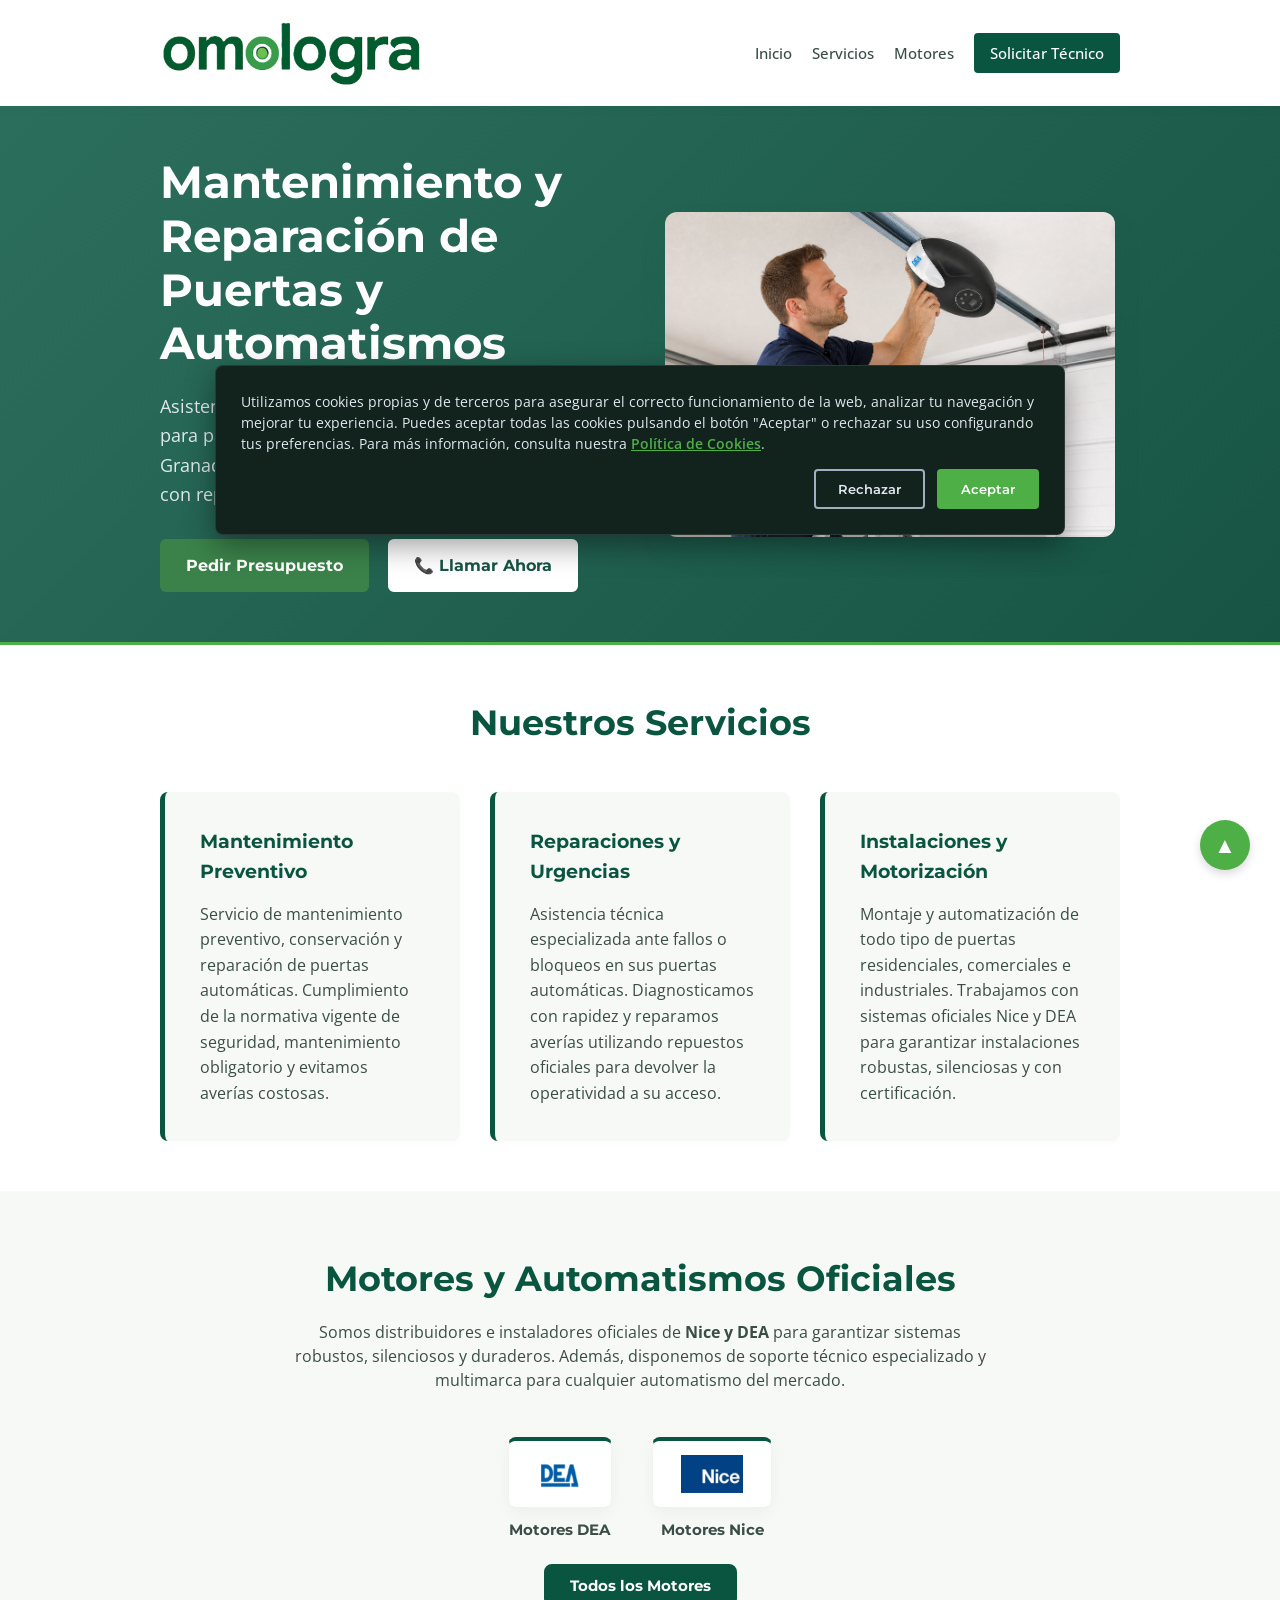
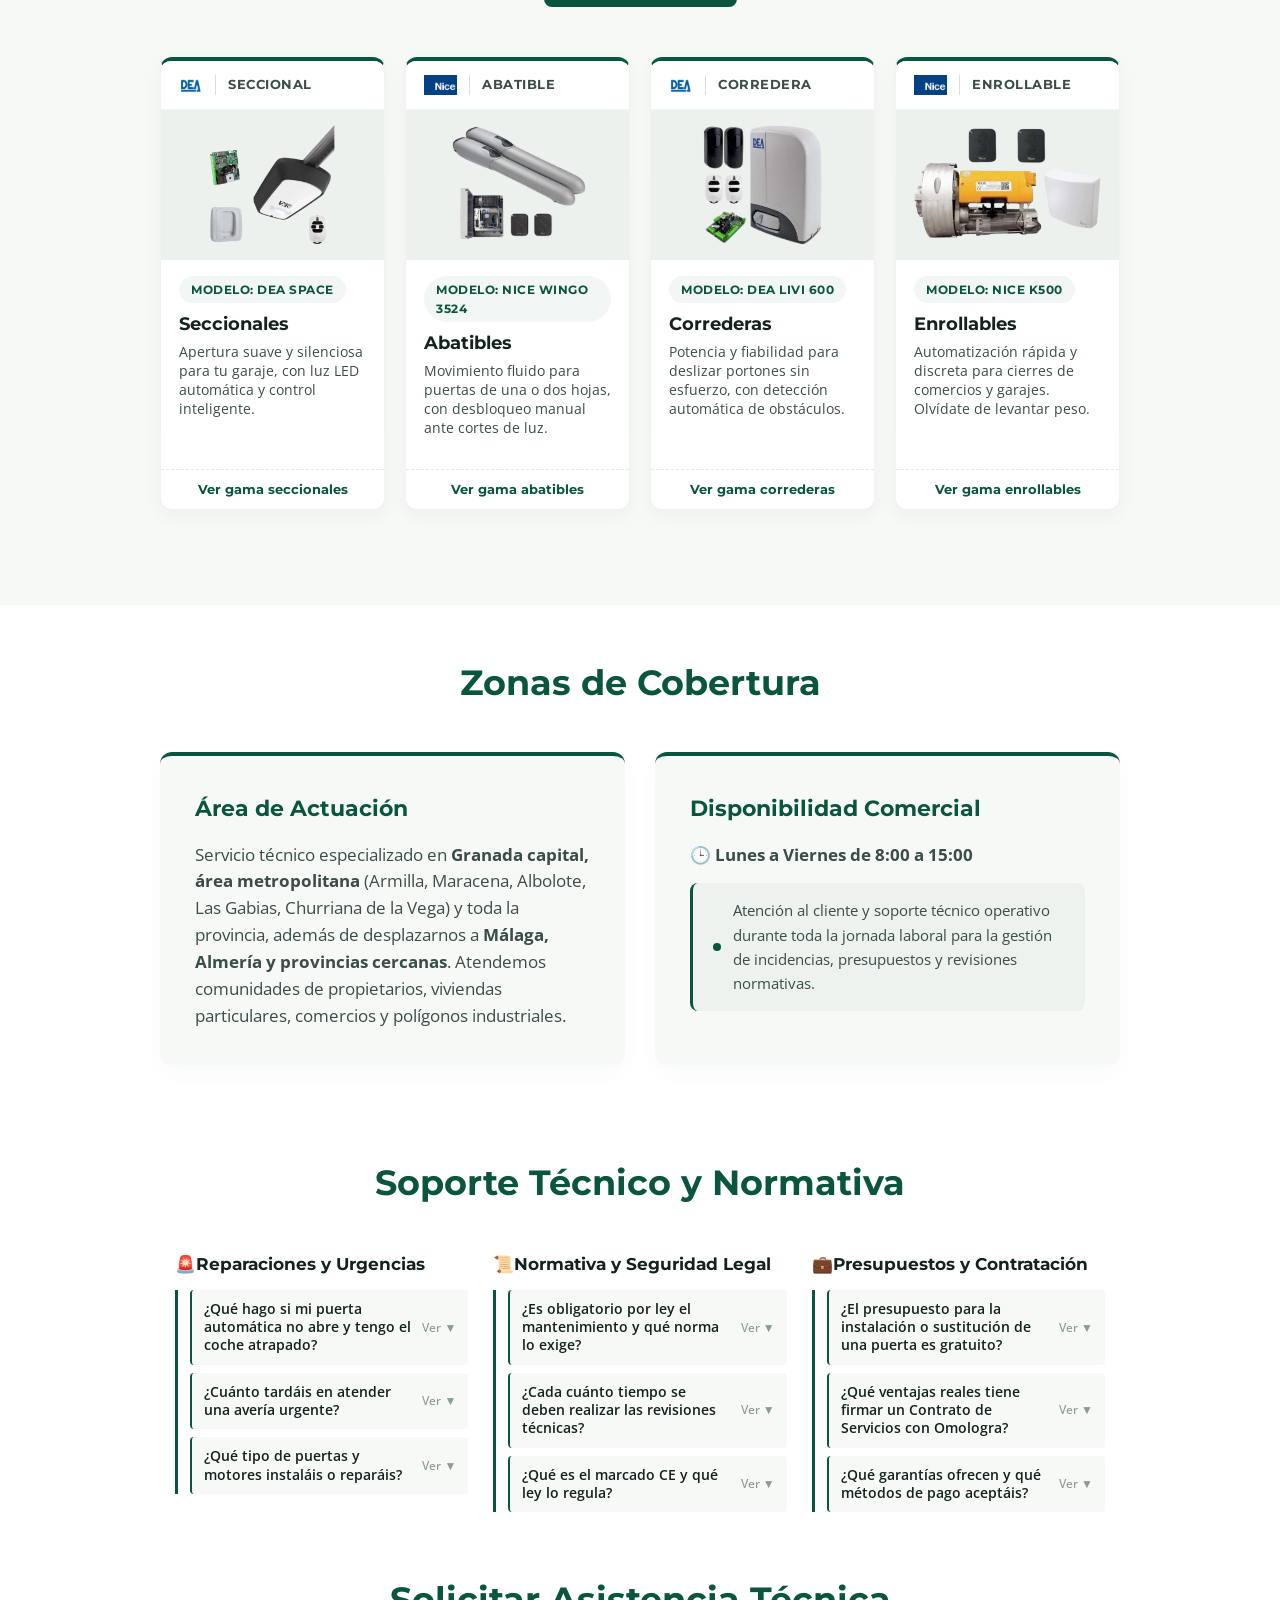
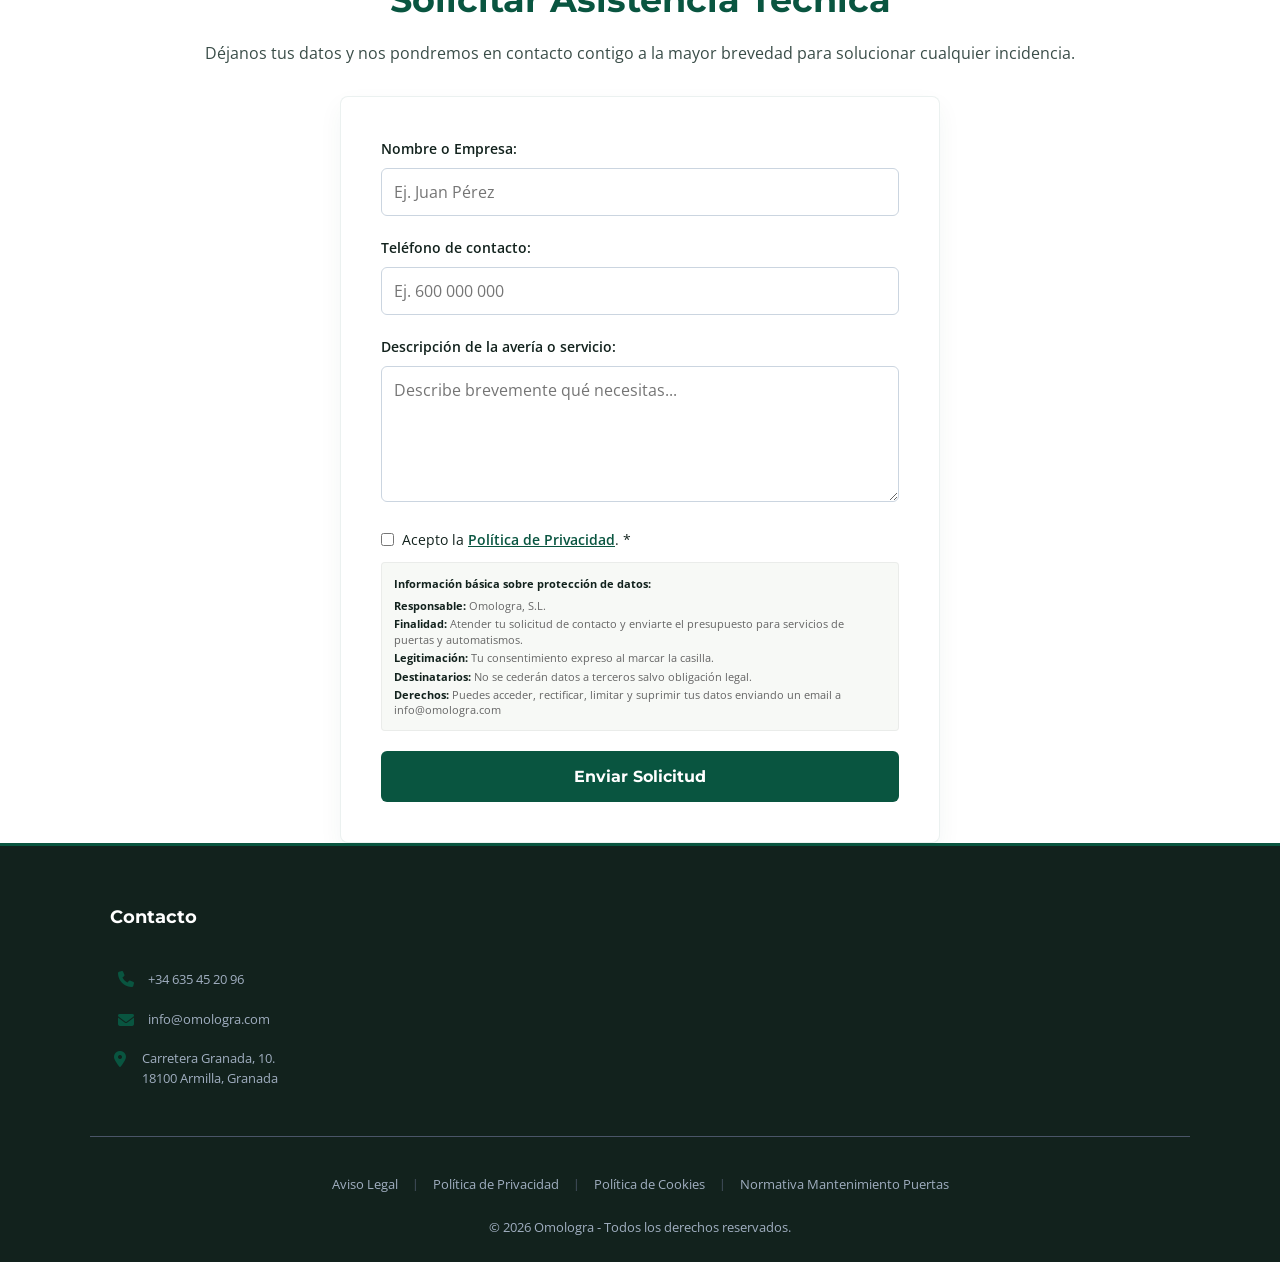
<file: index.html>
<!doctype html>
<html lang="es">

<head>
  <meta charset="UTF-8" />
  <meta name="viewport" content="width=device-width, initial-scale=1.0" />
  <title>Servicios Técnicos y de Mantenimiento | Omologra</title>
  <link rel="icon" href="img/favicon-sf.png" type="image/png" sizes="32x32" />
  <link rel="preconnect" href="https://fonts.googleapis.com" />
  <link rel="preconnect" href="https://fonts.gstatic.com" crossorigin />
  <link href="https://fonts.googleapis.com/css2?family=Montserrat:wght@500;700&family=Open+Sans:wght@400;600&display=swap" rel="stylesheet"/>
  <link rel="stylesheet" href="css/style copy.css" />
  <link rel="stylesheet" href="https://cdnjs.cloudflare.com/ajax/libs/font-awesome/6.5.1/css/all.min.css" integrity="sha512-DTOQO9RWCH3ppGqcWaEA1BIZOC6xxalwEsw9c2QQeAIftl+Vegovlnee1c9QX4TctnWMn13TZye+giMm8e2LwA==" crossorigin="anonymous" referrerpolicy="no-referrer" />
</head>

<body>
  <header class="header">
    <div class="container navbar">
      <div class="logo">
        <a href="#inicio"><img src="img/logo-Omologra.png" alt="Logotipo" class="logo-img"/></a>
      </div>
      <nav class="nav">
        <a href="#inicio">Inicio</a>
        <a href="#servicios">Servicios</a>
        <a href="#motores">Motores</a>
        <a href="#contacto" class="btn-nav">Solicitar Técnico</a>
      </nav>
    </div>
  </header>

  <section id="inicio" class="hero">
    <div class="container hero-content">
      <div class="hero-text">
        <h1>Mantenimiento y Reparación de Puertas y Automatismos</h1>
        <p>
          Asistencia técnica profesional, rápida y garantizada para particulares, comunidades y empresas en Granada. Solucionamos cualquier avería e instalación con repuestos de máxima calidad.
        </p>
        <div class="hero-buttons">
          <a href="#contacto" class="btn-primary">Pedir Presupuesto</a>
          <a href="tel:+34635452096" class="btn-secondary">📞 Llamar Ahora</a>
        </div>
      </div>

      <div class="hero-image">
        <img src="img/portada.png" alt="Mantenimiento de puertas automáticas en Granada"/>
      </div>
    </div>
  </section>

<!-- SECCIÓN DE SERVICIOS -->
  <section id="servicios" class="services">
    <div class="container">
      <h2 class="section-title">Nuestros Servicios</h2>
      <div class="services-grid">
        <div class="service-card">
          <h3>Mantenimiento Preventivo</h3>
          <p>
            Servicio de mantenimiento preventivo, conservación y reparación de puertas automáticas. Cumplimiento de la normativa vigente de seguridad, mantenimiento obligatorio y evitamos averías costosas.
          </p>
        </div>
        <div class="service-card">
          <h3>Reparaciones y Urgencias</h3>
          <p>
            Asistencia técnica especializada ante fallos o bloqueos en sus puertas automáticas. Diagnosticamos con rapidez y reparamos averías utilizando repuestos oficiales para devolver la operatividad a su acceso.
          </p>
        </div>
        <div class="service-card">
          <h3>Instalaciones y Motorización</h3>
          <p>
            Montaje y automatización de todo tipo de puertas residenciales, comerciales e industriales. Trabajamos con sistemas oficiales Nice y DEA para garantizar instalaciones robustas, silenciosas y con certificación.
          </p>
        </div>
      </div>
    </div>
  </section>
  
<section id="motores" class="motores-section">
  <div class="container">
    <h2 class="section-title">Motores y Automatismos Oficiales</h2>
    <p class="section-subtitle">Somos distribuidores e instaladores oficiales de <strong>Nice y DEA</strong> para garantizar sistemas robustos, silenciosos y duraderos. Además, disponemos de soporte técnico especializado y multimarca para cualquier automatismo del mercado.</p>

    <div class="motores-filtros-contenedor">
      <div class="fila-filtro-inferior">
        <!-- Botón DEA -->
        <button class="btn-filtro" onclick="filtrarMotores('dea')">
          <div class="btn-logo-container logo-dea-bg">
            <img src="img/Dea-logo.png" alt="Logo DEA" class="btn-logo-img">
          </div>
          <span class="btn-leyenda">Motores DEA</span>
        </button>
        
        <!-- Botón Nice -->
        <button class="btn-filtro" onclick="filtrarMotores('nice')">
          <div class="btn-logo-container logo-nice-bg">
            <img src="img/Nice-logo.png" alt="Logo Nice" class="btn-logo-img">
          </div>
          <span class="btn-leyenda">Motores Nice</span>
        </button>
      </div> 
      
      <div class="fila-filtro-superior">
        <button class="btn-filtro active" onclick="filtrarMotores('todos')">
          <span class="btn-leyenda">Todos los Motores</span>
        </button>
      </div>    
    </div>
  
<!-- CONTENEDOR PRINCIPAL DEL ESCAPARATE HORIZONTAL -->
<div class="escaparate-wrapper">
  
  <!-- LA FILA PRINCIPAL: Las 4 tarjetas estrella alineadas horizontalmente -->
  <div class="motores-grid-cuatro">

  <!-- Tarjeta 1: Seccional (Destacado) -->
  <div class="motor-card" data-marca="dea" data-tipo="seccional">
  <div class="badge-marca marca-dea">
    <img src="img/Dea-logo.png" alt="Logo DEA" class="logo-marca-img">
    <span class="badge-tipo-texto">Seccional</span>
  </div>
  <div class="motor-img-placeholder"><img src="img/DeaSpace.png" alt="Motor DEA Space"></div>
  <div class="motor-info">
    <span class="motor-tag">Modelo: DEA Space</span>
    <h3>Seccionales</h3>
    <p>Apertura suave y silenciosa para tu garaje, con luz LED automática y control inteligente.</p>
    </div>
  <button class="btn-ver-gama-card" onclick="desplegarGama('seccional', this)">Ver gama seccionales</button>
</div>

    <!-- Tarjeta 2: Abatible (Destacado) -->
    <div class="motor-card" data-marca="nice" data-tipo="abatible">
      <div class="badge-marca marca-nice"><img src="img/Nice-logo.png" alt="Logo Nice" class="logo-marca-img">
      <span class="badge-tipo-texto">Abatible</span></div>
      <div class="motor-img-placeholder"><img src="img/kitWingo3524.png" alt="Motor Nice Wingo 3524"></div>
      <div class="motor-info">
        <span class="motor-tag">Modelo: Nice Wingo 3524</span>
        <h3>Abatibles</h3>
        <p>Movimiento fluido para puertas de una o dos hojas, con desbloqueo manual ante cortes de luz.</p>
      </div>
      <button class="btn-ver-gama-card" onclick="desplegarGama('abatible', this)">Ver gama abatibles</button>
    </div>

    <!-- Tarjeta 3: Corredera (Destacado) -->
    <div class="motor-card" data-marca="dea" data-tipo="corredera">
      <div class="badge-marca marca-dea"><img src="img/Dea-logo.png" alt="Logo DEA" class="logo-marca-img">
      <span class="badge-tipo-texto">Corredera</span></div>
      <div class="motor-img-placeholder"><img src="img/Livi600.png" alt="Motor DeaLivi"></div>
      <div class="motor-info">
        <span class="motor-tag">Modelo: DEA Livi 600</span>
        <h3>Correderas</h3>
        <p>Potencia y fiabilidad para deslizar portones sin esfuerzo, con detección automática de obstáculos.</p>
      </div>
      <button class="btn-ver-gama-card" onclick="desplegarGama('corredera', this)">Ver gama correderas</button>
    </div>

    <!-- Tarjeta 4: Enrollable (Destacado) -->
    <div class="motor-card" data-marca="nice" data-tipo="enrollable">
      <div class="badge-marca marca-nice"><img src="img/Nice-logo.png" alt="Logo Nice" class="logo-marca-img">
      <span class="badge-tipo-texto">Enrollable</span></div>
      <div class="motor-img-placeholder"><img src="img/acm_k500.png" alt="Motor Nice K500"></div>
      <div class="motor-info">
        <span class="motor-tag">Modelo: Nice K500</span>
        <h3>Enrollables</h3>
        <p>Automatización rápida y discreta para cierres de comercios y garajes. Olvídate de levantar peso.</p>
      </div>
      <button class="btn-ver-gama-card" onclick="desplegarGama('enrollable', this)">Ver gama enrollables</button>
    </div>
  </div> <!-- Fin .motores-grid-cuatro -->

  <!-- ZONA DE EXPANSIÓN INFERIOR DINÁMICA -->
<div class="paneles-gama-desplegables">
  <div id="gama-seccional" class="gama-desplegable-bloque" style="display: none;">
    <h3 class="categoria-label-superior">Modelos Puertas Seccionales</h3>
    <div class="motores-lista-horizontal"></div>
  </div>

  <div id="gama-abatible" class="gama-desplegable-bloque" style="display: none;">
    <h3 class="categoria-label-superior">Modelos Puertas Abatibles</h3>
    <div class="motores-lista-horizontal"></div>
  </div>

  <div id="gama-corredera" class="gama-desplegable-bloque" style="display: none;">
    <h3 class="categoria-label-superior">Modelos Puertas Correderas</h3>
    <div class="motores-lista-horizontal"></div>
  </div>

  <div id="gama-enrollable" class="gama-desplegable-bloque" style="display: none;">
    <h3 class="categoria-label-superior">Modelos Persianas Enrollables</h3>
    <div class="motores-lista-horizontal"></div>
  </div>
</div>
  
</div>
</div>
</section>

  <section id="cobertura" class="coverage">
    <div class="container">
      <h2 class="section-title">Zonas de Cobertura</h2>
      <div class="coverage-layout">
        <div class="coverage-box info-box">
          <h3>Área de Actuación</h3>
          <p>
            Servicio técnico especializado en <strong>Granada capital, área metropolitana</strong> (Armilla, Maracena, Albolote, Las Gabias, Churriana de la Vega) y toda la provincia, además de desplazarnos a <strong>Málaga, Almería y provincias cercanas</strong>. Atendemos comunidades de propietarios, viviendas particulares, comercios y polígonos industriales.
          </p>
        </div>
        <div class="coverage-box status-box">
          <h3>Disponibilidad Comercial</h3>
          <p class="horario-destacado">🕒 Lunes a Viernes de 8:00 a 15:00</p>
            <div class="service-badge">
              <span class="live-dot"></span>
              <p>
                Atención al cliente y soporte técnico operativo durante toda la jornada laboral para la gestión de incidencias, presupuestos y revisiones normativas.
              </p>
            </div>
        </div>
      </div>
    </div>
  </section>

    <section id="soporte" class="faqs-section">
      <div class="container">
        <h2 class="section-title">Soporte Técnico y Normativa</h2>

        <div class="bloques-wrapper">
          <!-- BLOQUE 1 -->
          <div class="bloques">
            <h3>🚨Reparaciones y Urgencias</h3>
            <div class="faqs-container">
              <details class="faq-item">
                <summary class="faq-question">
                  ¿Qué hago si mi puerta automática no abre y tengo el coche
                  atrapado?
                </summary>
                <div class="faq-answer">
                  <p>
                    Manten la calma. Todas las puertas automáticas disponen de un sistema de <strong>desbloqueo manual</strong> mediante llave, maneta o cordón para poder abrirlas a mano en caso de fallo eléctrico o avería. Si no consigues desbloquearla, llámanos de inmediato para que un técnico se desplace a ayudarte.
                  </p>
                </div>
              </details>

              <details class="faq-item">
                <summary class="faq-question">
                  ¿Cuánto tardáis en atender una avería urgente?
                </summary>
                <div class="faq-answer">
                  <p>
                    Disponemos de un servicio de asistencia rápida para emergencias. Normalmente, nuestro equipo técnico se desplaza a tu ubicación según disponibilidad y zona para solucionar la avería lo antes posible y garantizar tu seguridad.
                  </p>
                </div>
              </details>

              <details class="faq-item">
                <summary class="faq-question">
                  ¿Qué tipo de puertas y motores instaláis o reparáis?
                </summary>
                <div class="faq-answer">
                  <p>
                    Trabajamos con todo tipo de puertas mecánicas y automatismos, ya sean <strong>residenciales, comunitarias, comerciales o industriales.</strong> Esto incluye puertas seccionales, basculantes, correderas, batientes y persianas enrollables.
                  </p>
                </div>
              </details>
            </div>
          </div>
          <!-- Fin Bloque 1 -->

          <!-- BLOQUE 2 -->
          <div class="bloques">
            <h3>📜Normativa y Seguridad Legal</h3>
            <div class="faqs-container">
              <details class="faq-item">
                <summary class="faq-question">
                  ¿Es obligatorio por ley el mantenimiento y qué norma lo exige?
                </summary>
                <div class="faq-answer">
                  <p>
                    <strong>Sí, es totalmente obligatorio.</strong> La obligatoriedad viene recogida en el <strong>Código Técnico de la Edificación (CTE)</strong>, en su documento DB-SUA 2, y está regulada por el Ministerio de Industria. Esta normativa dictamina que las puertas automáticas son consideradas máquinas y deben mantenerse conforme a las normas europeas UNE-EN 12635 y UNE-EN 13241-1. El propietario de la instalación es el responsable civil y penal en caso de accidente si la puerta carece de mantenimiento reglado.
                  </p>
                </div>
              </details>

              <!-- Pregunta 2 -->
              <details class="faq-item">
                <summary class="faq-question">
                  ¿Cada cuánto tiempo se deben realizar las revisiones técnicas?
                </summary>
                <div class="faq-answer">
                  <p>
                    Los plazos mínimos los estipula la norma UNE 85121 según el uso: para puertas de industrias o comercios y comunidades con más de 50 vehículos, el mantenimiento obligatorio debe ser <strong>trimestral</strong>; en comunidades de menos de 50 vehículos, <strong>semestral</strong>; y en puertas residenciales de viviendas unifamiliares, al menos <strong>anual</strong>.
                  </p>
                </div>
              </details>

              <!-- Pregunta 3 -->
              <details class="faq-item">
                <summary class="faq-question">
                  ¿Qué es el marcado CE y qué ley lo regula?
                </summary>
                <div class="faq-answer">
                  <p>
                    El marcado CE es un requisito legal obligatorio derivado de la <strong>Directiva Europea de Productos de Construcción y la Directiva de Máquinas (Directiva 2006/42/CE)</strong>. Certifica que la puerta cumple unos estándares mínimos que evitan aplastamientos o atrapamientos. Motorizar una puerta manual o cambiar un cuadro de maniobras modifica la máquina; por ley, requiere una actualización del marcado CE y la emisión de una nueva Declaración de Conformidad.
                  </p>
                </div>
              </details>
            </div>
          </div>
          <!-- Fin Bloque 2 -->

          <!-- BLOQUE 3 -->
          <div class="bloques">
            <h3>💼Presupuestos y Contratación</h3>
            <div class="faqs-container">
              <!-- Pregunta 1 -->
              <details class="faq-item">
                <summary class="faq-question">
                  ¿El presupuesto para la instalación o sustitución de una puerta es gratuito?
                </summary>
                <div class="faq-answer">
                  <p>
                    <strong>Sí, elaboramos presupuestos completamente gratuitos y sin compromiso</strong> para nuevas instalaciones o sustituciones de puertas y motores. Un técnico puede visitar tu casa o negocio para evaluar el espacio, tomar medidas y asesorarte sobre la mejor opción para tus necesidades.
                  </p>
                </div>
              </details>
              <!-- Pregunta 2 -->
              <details class="faq-item">
                <summary class="faq-question">
                  ¿Qué ventajas reales tiene firmar un Contrato de Servicios con Omologra?
                </summary>
                <div class="faq-answer">
                  <p>
                    Un contrato de mantenimiento preventivo te garantiza tranquilidad total. Incluye revisiones programadas, asistencia en caso de avería urgente, tarifas reducidas en repuestos, y la cumplimentación del libro de mantenimiento exigido por la ley.
                  </p>
                </div>
              </details>
              <!-- Pregunta 3 -->
              <details class="faq-item">
                <summary class="faq-question">
                  ¿Qué garantías ofrecen y qué métodos de pago aceptáis?
                </summary>
                <div class="faq-answer">
                  <p>
                    Todas nuestras reparaciones e instalaciones cuentan con <strong>garantía</strong> conforme a la legislación vigente,
                    tanto en la mano de obra como en los repuestos originales utilizados. Aceptamos pagos mediante <strong>transferencia bancaria y tarjeta de crédito/débito </strong>una vez finalizado y verificado el servicio.
                  </p>
                </div>
              </details>
            </div>
          </div>
        </div>
        <!-- Fin bloques-wrapper -->
      </div>
    </section>

    <section id="contacto" class="contacto-section">
      <div class="container">
        <h2 id="contacto-titulo" class="section-title">Solicitar Asistencia Técnica</h2>
        <p id="contacto-texto" class="section-subtitle">
          Déjanos tus datos y nos pondremos en contacto contigo a la mayor brevedad para solucionar cualquier incidencia.
        </p>

        <form action="https://formsubmit.co/comercial@omologra.com" method="POST" class="contact-form">
          <input type="hidden" name="_captcha" value="true" />
          <input type="hidden" name="_subject" value="¡Nuevo mensaje de Asistencia Técnica!"/>

          <!-- Página de agradecimiento -->
          <input type="hidden" name="_next" value="https://omologra.com/gracias.html"/>

          <!-- 🛡️ Campo Honeypot anti-robots -->
          <input type="text" name="_honey" style="display: none" tabindex="-1" autocomplete="off" />

          <div class="form-group">
            <label for="nombre">Nombre o Empresa:</label>
            <input type="text" id="nombre" name="name" required placeholder="Ej. Juan Pérez" autocomplete="name"/>
          </div>

          <div class="form-group">
            <label for="telefono">Teléfono de contacto:</label>
            <input type="tel" id="telefono" name="phone" required placeholder="Ej. 600 000 000" autocomplete="tel"/>
          </div>

          <div class="form-group">
            <label for="mensaje">Descripción de la avería o servicio:</label>
            <textarea id="mensaje" name="message" rows="5" required placeholder="Describe brevemente qué necesitas..."></textarea>
          </div>

          <!-- Casilla de Verificación Obligatoria -->
          <div class="form-legal-checkbox">
            <input type="checkbox" id="acepto-privacidad" name="privacy_accepted" required />
            <label for="acepto-privacidad">Acepto la
              <a href="politica-privacidad.html" target="_blank">Política de Privacidad</a>. *</label>
          </div>

          <!-- Información básica RGPD -->
          <div class="form-legal-info">
            <p>
              <strong>Información básica sobre protección de datos:</strong>
            </p>
            <ul>
              <li><strong>Responsable:</strong> Omologra, S.L.</li>
              <li>
                <strong>Finalidad:</strong> Atender tu solicitud de contacto y enviarte el presupuesto para servicios de puertas y automatismos.
              </li>
              <li>
                <strong>Legitimación:</strong> Tu consentimiento expreso al marcar la casilla.
              </li>
              <li>
                <strong>Destinatarios:</strong> No se cederán datos a terceros salvo obligación legal.
              </li>
              <li>
                <strong>Derechos:</strong> Puedes acceder, rectificar, limitar y suprimir tus datos enviando un email a info@omologra.com
              </li>
            </ul>
          </div>

          <button type="submit" class="btn-submit">Enviar Solicitud</button>
        </form>
      </div>
    </section>

  <footer class="footer">
    <div class="container footer-grid">
    
    <!-- COLUMNA 1: Datos de contacto -->
    <div class="footer-col contact-info">
      <h3>Contacto</h3>
      <a href="tel:+34651934114" class="contact-item">
        <i class="fa-solid fa-phone"></i>
        <span>+34 635 45 20 96</span>
      </a>
      <a href="mailto:info@omologra.com" class="contact-item">
        <i class="fa-solid fa-envelope"></i>
        <span>info@omologra.com</span>
      </a>
      <div class="contact-item spec-location">
        <i class="fa-solid fa-location-dot"></i>
        <span>Carretera Granada, 10.<br>18100 Armilla, Granada</span>
      </div>
    </div>

    <!-- COLUMNA 2: Mapa real interactivo -->
    <div class="footer-col footer-map">
      <iframe src="https://www.google.com/maps/embed?pb=!1m18!1m12!1m3!1d13946.741538192553!2d-3.6320325753333833!3d37.14664515625772!2m3!1f0!2f0!3f0!3m2!1i1024!2i768!4f13.1!3m3!1m2!1s0xd71fb7809e7617d%3A0xd9f57430525c342d!2sCtra.%20Granada%2C%2010%2C%2018100%20Armilla%2C%20Granada!5e1!3m2!1ses!2ses!4v1793695484101!5m2!1ses!2ses" width="600" height="450" style="border:0;" allowfullscreen="" loading="lazy" referrerpolicy="strict-origin-when-cross-origin"></iframe>
    </div>
  </div>

  <!-- BARRA INFERIOR: Copyright y Enlaces de Ley -->
  <div class="container footer-bottom">
    <div class="footer-links">
      <a href="aviso-legal.html">Aviso Legal</a>
      <span class="separator">|</span>
      <a href="politica-privacidad.html">Política de Privacidad</a>
      <span class="separator">|</span>
      <a href="politica-cookies.html">Política de Cookies</a>
      <span class="separator">|</span>
      <a href="normativa.html">Normativa Mantenimiento Puertas</a>
    </div>
    <br>
    <p>&copy; 2026 Omologra - Todos los derechos reservados.</p>
  </div>
</footer>

    <a href="#inicio" class="scroll-to-top" aria-label="Volver al inicio">▲</a>

    <!-- Banner de Consentimiento de Cookies -->
    <div id="cookie-banner" class="cookie-container" style="display: none">
      <div class="cookie-content">
        <p>
          Utilizamos cookies propias y de terceros para asegurar el correcto funcionamiento de la web, analizar tu navegación y mejorar tu experiencia. Puedes aceptar todas las cookies pulsando el botón "Aceptar" o rechazar su uso configurando tus preferencias. Para más información, consulta nuestra
          <a href="politica-cookies.html">Política de Cookies</a>.
        </p>
        <div class="cookie-buttons">
          <button id="btn-reject-cookies" class="cookie-btn btn-reject">
            Rechazar
          </button>
          <button id="btn-accept-cookies" class="cookie-btn btn-accept">
            Aceptar
          </button>
        </div>
      </div>
    </div>

    <script src="js/script copy.js"></script>
  </body>
</html>
</file>
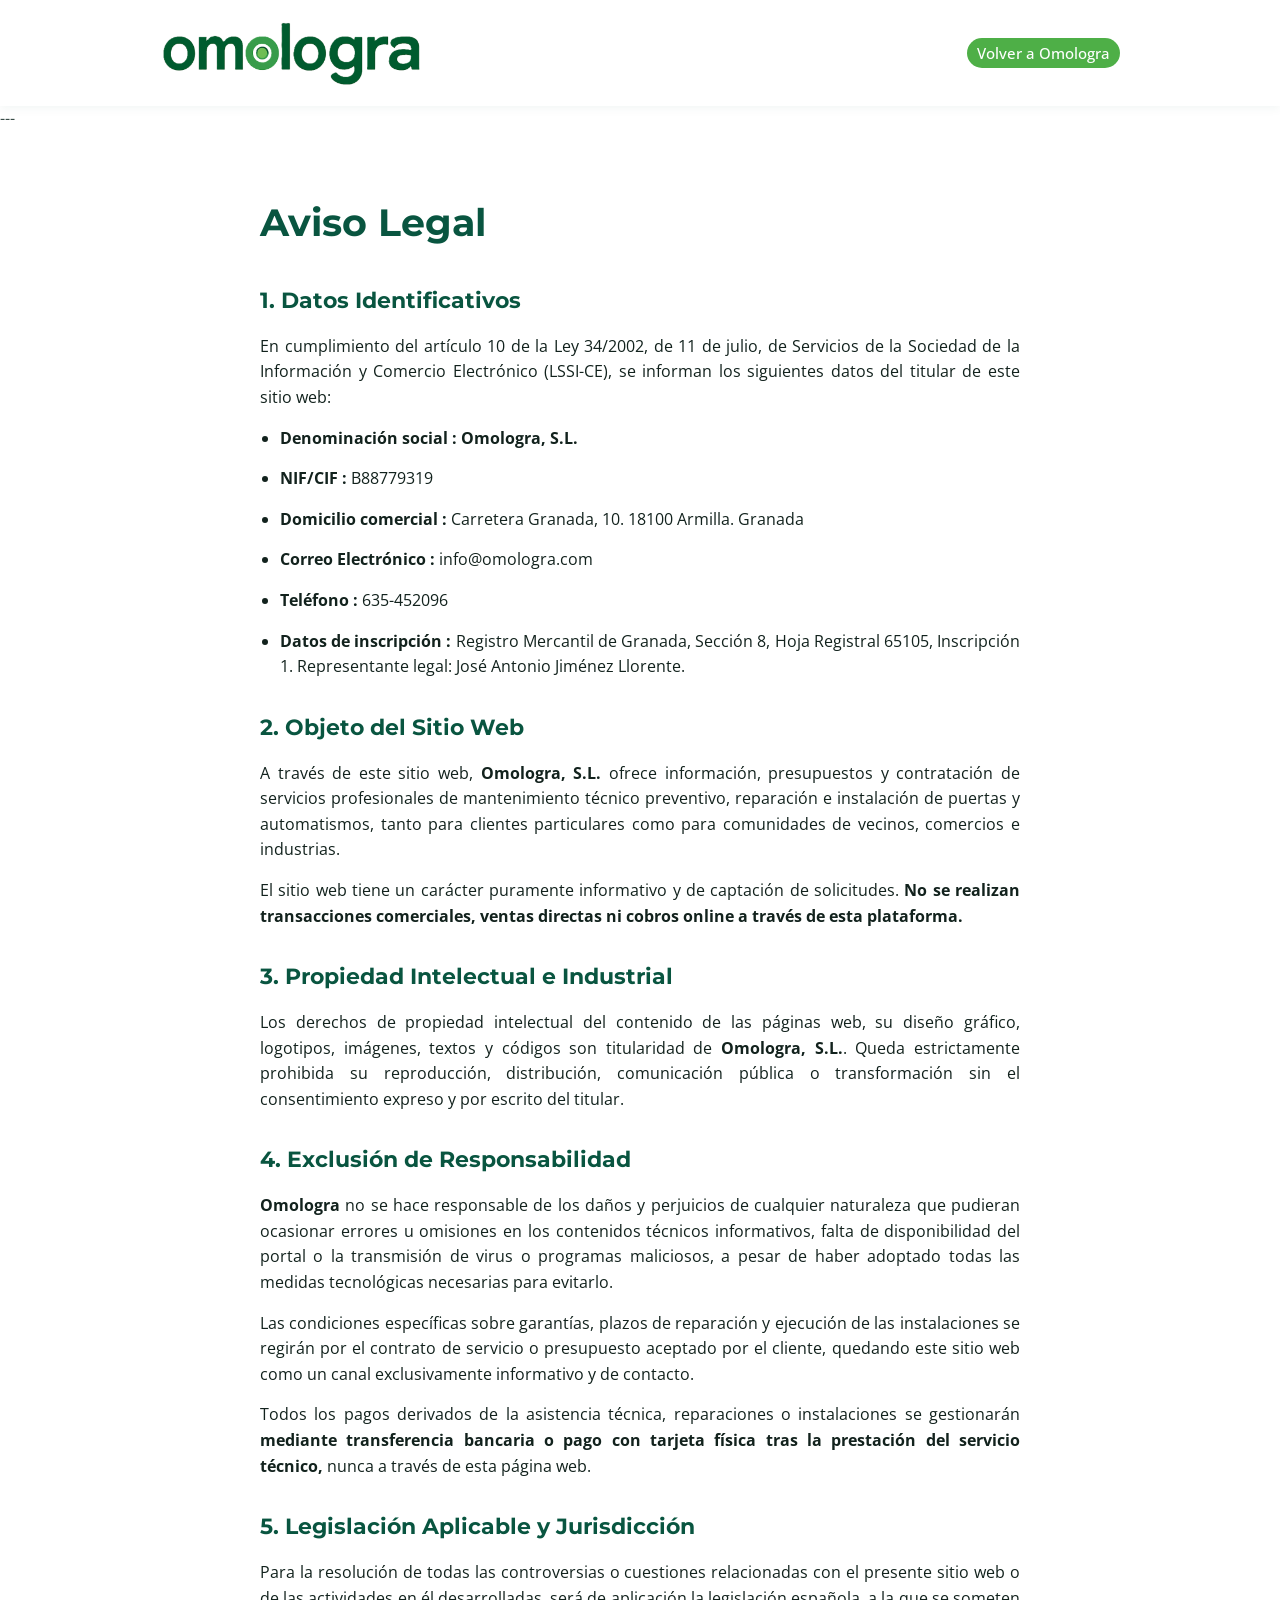
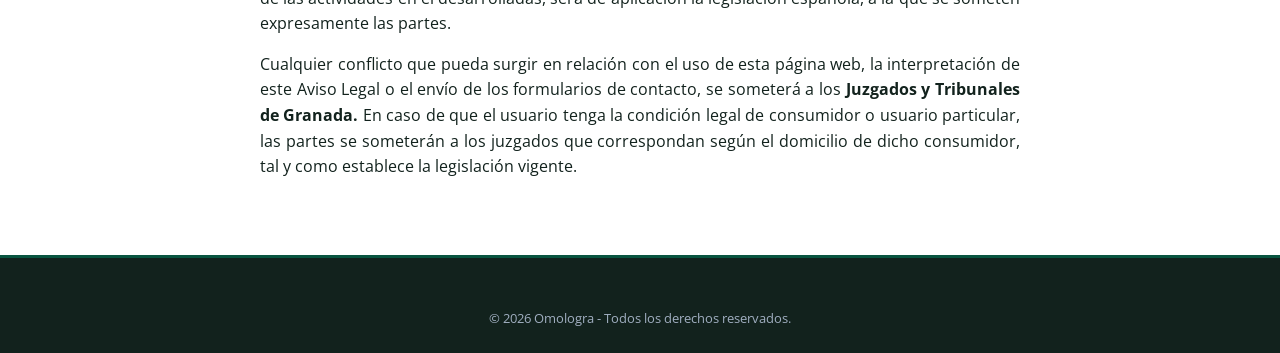
<file: aviso-legal.html>
<!DOCTYPE html>
<html lang="es">
<head>
    <meta charset="UTF-8">
    <meta name="viewport" content="width=device-width, initial-scale=1.0">
    <title>Aviso Legal | Omologra</title>
    <link rel="icon" href="img/favicon-sf.png" type="image/png" sizes="32x32">
    <link rel="preconnect" href="https://fonts.googleapis.com">
    <link rel="preconnect" href="https://fonts.gstatic.com" crossorigin>
    <link href="https://fonts.googleapis.com/css2?family=Montserrat:wght@500;700&family=Open+Sans:wght@400;600&display=swap" rel="stylesheet">
    <link rel="stylesheet" href="css/style copy.css">
</head>

<body>

<header class="header">
    <div class="container navbar">
        <div class="logo">
            <a href="#inicio"><img src="img/logo-Omologra.png" alt="Logotipo" class="logo-img"></a>
        </div>
        <nav class="nav">
            <a href="index.html" class="btn-nav1">Volver a Omologra</a>
        </nav>
    </div>
</header>

    <!-- CUERPO DEL TEXTO LEGAL -->---
    <main class="container legal-content">
        <h1>Aviso Legal</h1>
        
        <h2>1. Datos Identificativos</h2>
        <p>En cumplimiento del artículo 10 de la Ley 34/2002, de 11 de julio, de Servicios de la Sociedad de la Información y Comercio Electrónico (LSSI-CE), se informan los siguientes datos del titular de este sitio web:</p>
        <ul> 
            <li><strong>Denominación social :</strong>  <span class="marca">Omologra, S.L.</span></li>
            <li><strong>NIF/CIF :</strong>  B88779319</li>
            <li><strong>Domicilio comercial :</strong>  Carretera Granada, 10. 18100 Armilla. Granada</li>
            <li><strong>Correo Electrónico :</strong>  info@omologra.com </li>
            <li><strong>Teléfono :</strong>  635-452096</li>
            <li><strong>Datos de inscripción :</strong>  Registro Mercantil de Granada, Sección 8, Hoja Registral 65105, Inscripción 1. Representante legal: José Antonio Jiménez Llorente.</li>
        </ul> 

        <h2>2. Objeto del Sitio Web</h2>
        <p>A través de este sitio web, <span class="marca">Omologra, S.L.</span> ofrece información, presupuestos y contratación de servicios profesionales de mantenimiento técnico preventivo, reparación e instalación de puertas y automatismos, tanto para clientes particulares como para comunidades de vecinos, comercios e industrias.</p>
        <p>El sitio web tiene un carácter puramente informativo y de captación de solicitudes. <strong>No se realizan transacciones comerciales, ventas directas ni cobros online a través de esta plataforma.</strong></p>

        <h2>3. Propiedad Intelectual e Industrial</h2>        
        <p>Los derechos de propiedad intelectual del contenido de las páginas web, su diseño gráfico, logotipos, imágenes, textos y códigos son titularidad de <span class="marca">Omologra, S.L.</span>. Queda estrictamente prohibida su reproducción, distribución, comunicación pública o transformación sin el consentimiento expreso y por escrito del titular.</p>
        
        <h2>4. Exclusión de Responsabilidad</h2>
        <p><span class="marca">Omologra</span> no se hace responsable de los daños y perjuicios de cualquier naturaleza que pudieran ocasionar errores u omisiones en los contenidos técnicos informativos, falta de disponibilidad del portal o la transmisión de virus o programas maliciosos, a pesar de haber adoptado todas las medidas tecnológicas necesarias para evitarlo.</p>
        <p>Las condiciones específicas sobre garantías, plazos de reparación y ejecución de las instalaciones se regirán por el contrato de servicio o presupuesto aceptado por el cliente, quedando este sitio web como un canal exclusivamente informativo y de contacto.</p>
        <p>Todos los pagos derivados de la asistencia técnica, reparaciones o instalaciones se gestionarán <strong>mediante transferencia bancaria o pago con tarjeta física tras la prestación del servicio técnico, </strong>nunca a través de esta página web.</p>

        <h2>5. Legislación Aplicable y Jurisdicción</h2>
        <p>Para la resolución de todas las controversias o cuestiones relacionadas con el presente sitio web o de las actividades en él desarrolladas, será de aplicación la legislación española, a la que se someten expresamente las partes.</p>
        <p>Cualquier conflicto que pueda surgir en relación con el uso de esta página web, la interpretación de este Aviso Legal o el envío de los formularios de contacto, se someterá a los <strong>Juzgados y Tribunales de Granada.</strong> En caso de que el usuario tenga la condición legal de consumidor o usuario particular, las partes se someterán a los juzgados que correspondan según el domicilio de dicho consumidor, tal y como establece la legislación vigente.</p>
    </main>

    <!-- PIE DE PÁGINA -->
    <footer class="footer">
        <p>&copy; 2026 Omologra - Todos los derechos reservados.</p>
    </footer>

</body>
</html>
</file>
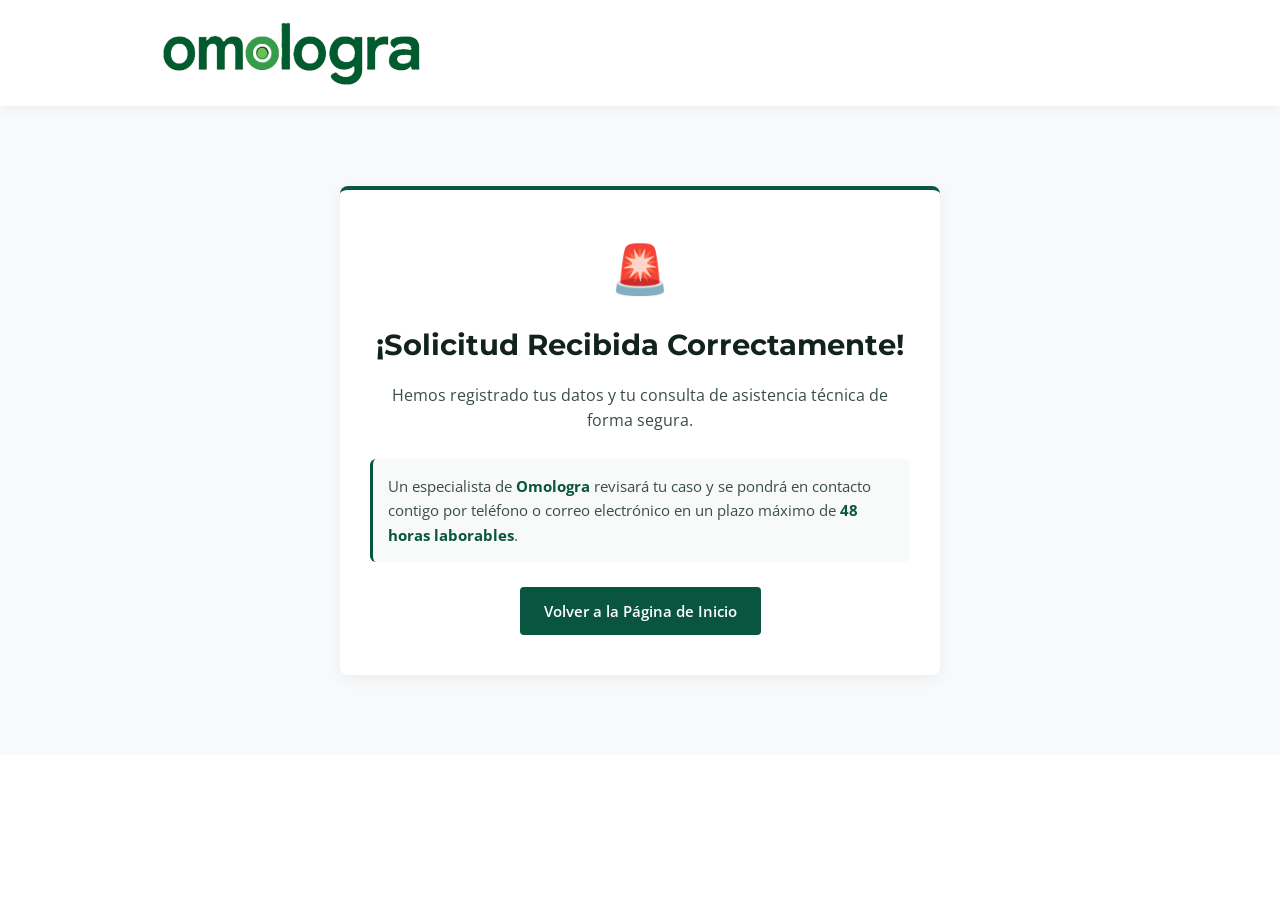
<file: gracias.html>
<!DOCTYPE html>
<html lang="es">
<head>
    <meta charset="UTF-8">
    <meta name="viewport" content="width=device-width, initial-scale=1.0">
    <title>¡Muchas Gracias! - Omologra</title>
    <link rel="icon" href="img/favicon-sf.png" type="image/png" sizes="32x32">
    <link rel="preconnect" href="https://fonts.googleapis.com">
    <link rel="preconnect" href="https://fonts.gstatic.com" crossorigin>
    <link href="https://fonts.googleapis.com/css2?family=Montserrat:wght@500;700&family=Open+Sans:wght@400;600&display=swap" rel="stylesheet">
    <link rel="stylesheet" href="css/style copy.css">
</head>

<body>

<header class="header">
    <div class="container navbar">
        <div class="logo">
            <a href="#inicio"><img src="img/logo-Omologra.png" alt="Logotipo" class="logo-img"></a>
        </div>
    </div>
</header>

<main class="thanks-wrapper">
    <div class="thanks-card">
        <div class="thanks-icon">🚨</div>
        <h1>¡Solicitud Recibida Correctamente!</h1>
        <p>Hemos registrado tus datos y tu consulta de asistencia técnica de forma segura.</p>
        <p class="thanks-highlight">Un especialista de <strong>Omologra</strong> revisará tu caso y se pondrá en contacto contigo por teléfono o correo electrónico en un plazo máximo de <strong>48 horas laborables</strong>.</p>
            
        <div class="thanks-actions">
            <a href="index.html" class="btn-back">Volver a la Página de Inicio</a>
        </div>
    </div>
</main>

</body>
</html>
</file>
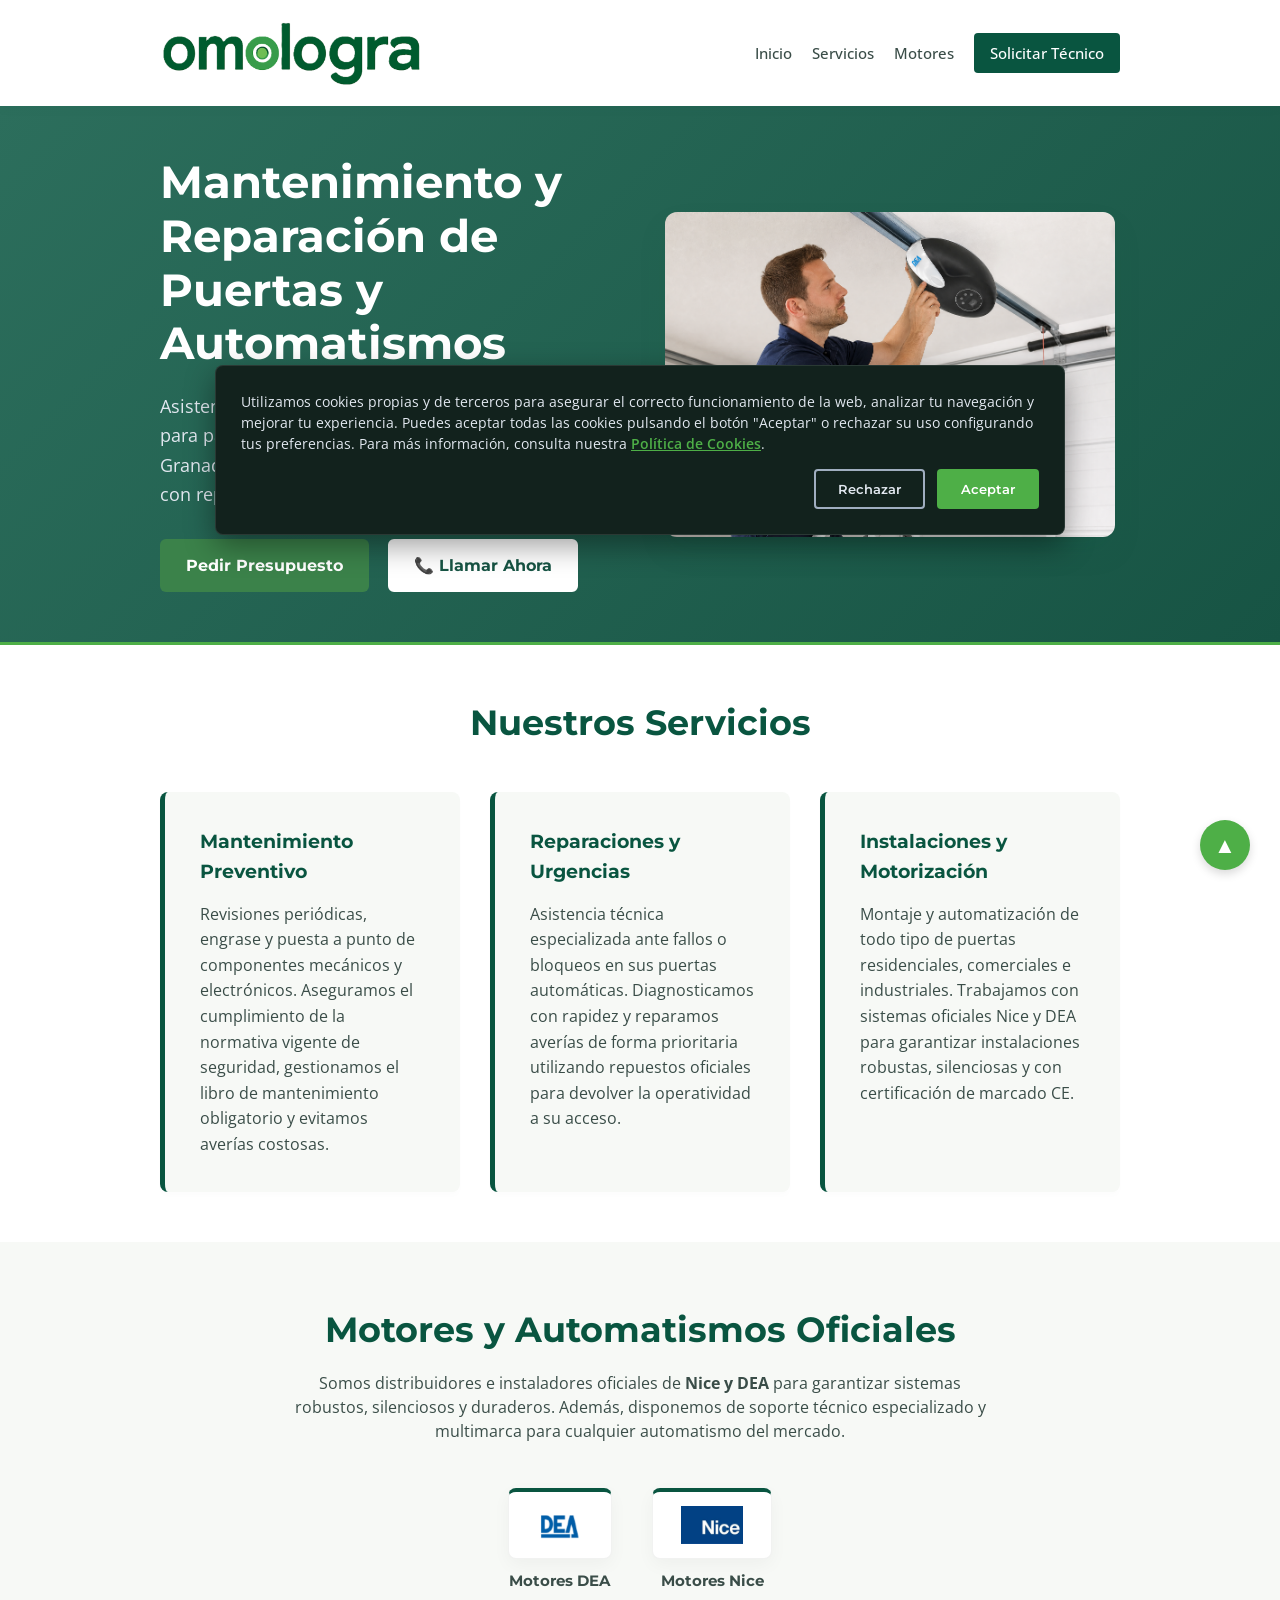
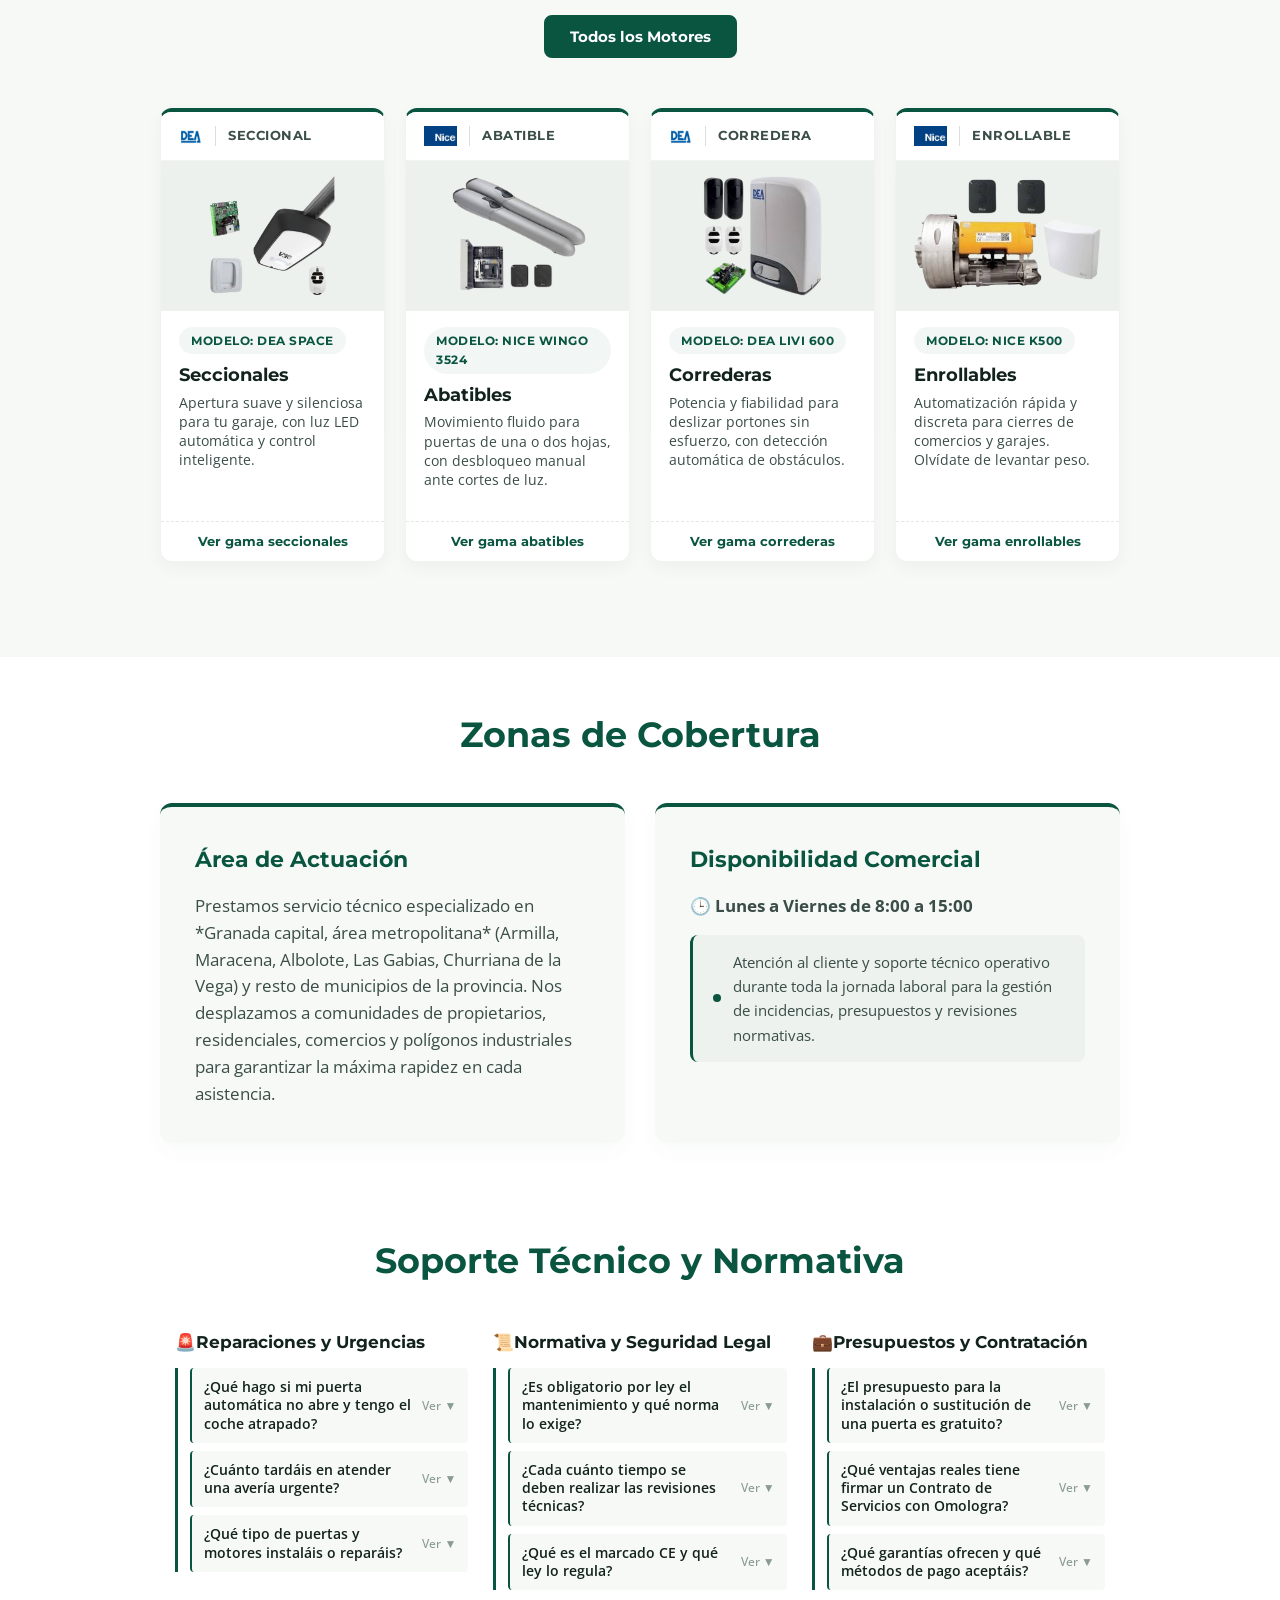
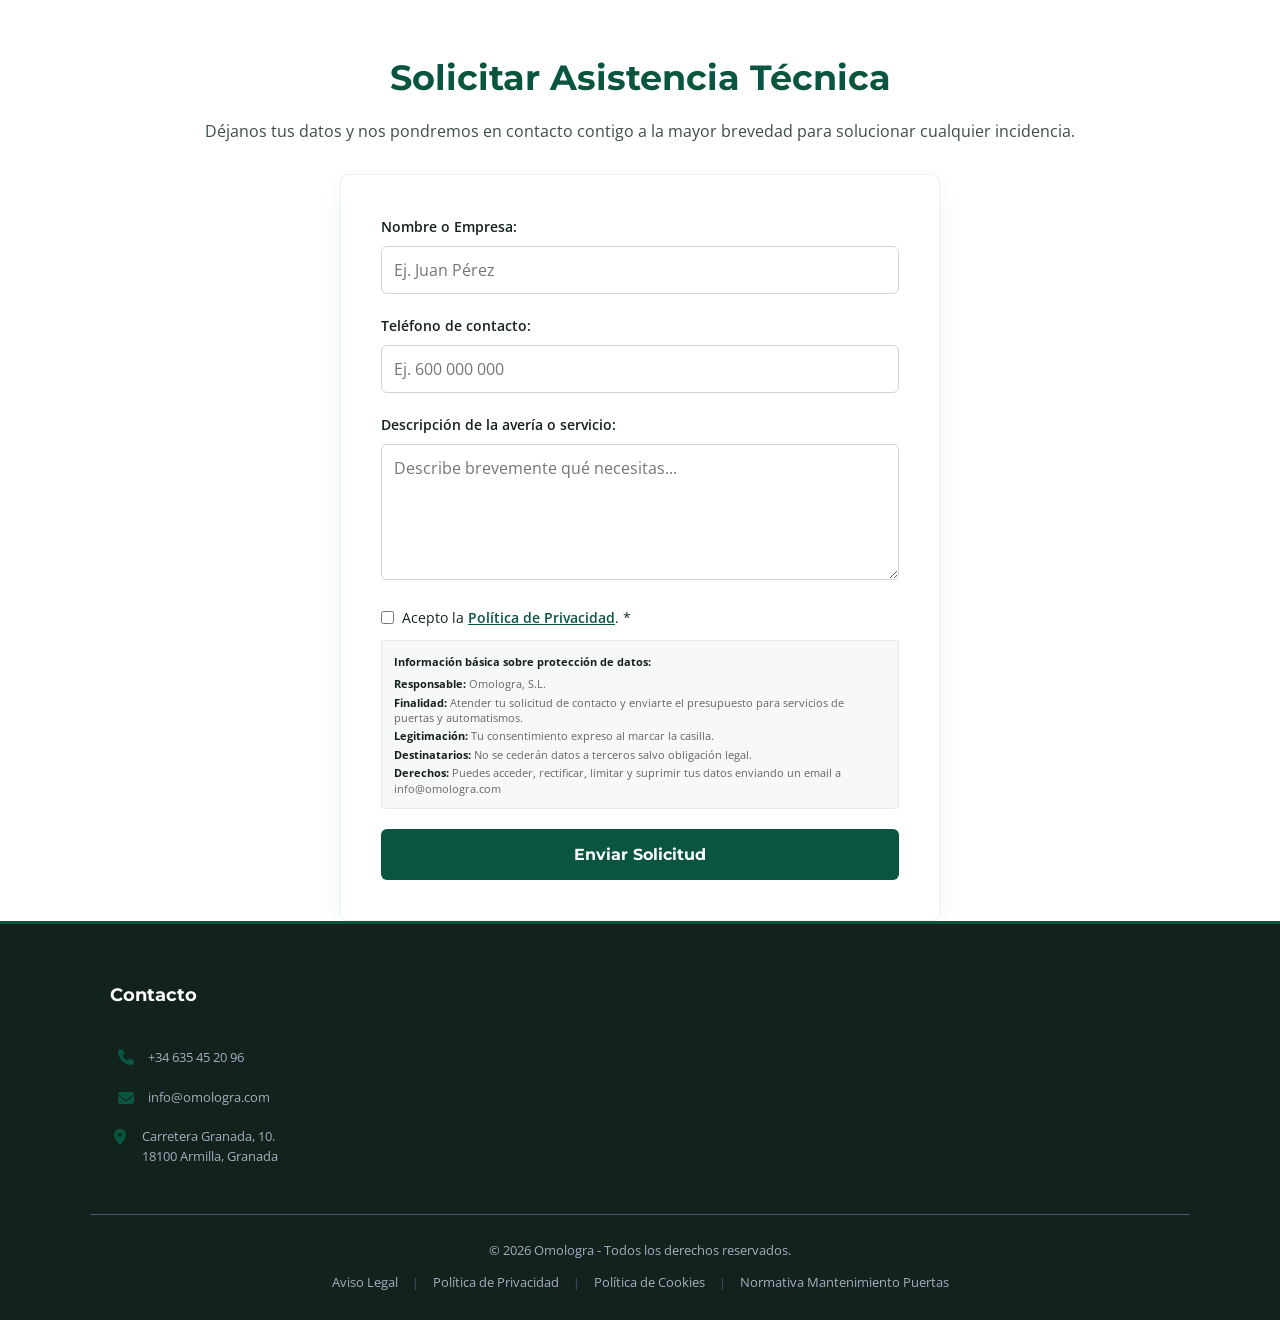
<file: index copy.html>
<!doctype html>
<html lang="es">

<head>
  <meta charset="UTF-8" />
  <meta name="viewport" content="width=device-width, initial-scale=1.0" />
  <title>Servicios Técnicos y de Mantenimiento | Omologra</title>
  <link rel="icon" href="img/favicon-sf.png" type="image/png" sizes="32x32" />
  <link rel="preconnect" href="https://fonts.googleapis.com" />
  <link rel="preconnect" href="https://fonts.gstatic.com" crossorigin />
  <link href="https://fonts.googleapis.com/css2?family=Montserrat:wght@500;700&family=Open+Sans:wght@400;600&display=swap" rel="stylesheet"/>
  <link rel="stylesheet" href="css/style copy.css" />
  <link rel="stylesheet" href="https://cdnjs.cloudflare.com/ajax/libs/font-awesome/6.5.1/css/all.min.css" integrity="sha512-DTOQO9RWCH3ppGqcWaEA1BIZOC6xxalwEsw9c2QQeAIftl+Vegovlnee1c9QX4TctnWMn13TZye+giMm8e2LwA==" crossorigin="anonymous" referrerpolicy="no-referrer" />
</head>

<body>
  <header class="header">
    <div class="container navbar">
      <div class="logo">
        <a href="#inicio"><img src="img/logo-Omologra.png" alt="Logotipo" class="logo-img"/></a>
      </div>
      <nav class="nav">
        <a href="#inicio">Inicio</a>
        <a href="#servicios">Servicios</a>
        <a href="#motores">Motores</a>
        <a href="#contacto" class="btn-nav">Solicitar Técnico</a>
      </nav>
    </div>
  </header>

  <section id="inicio" class="hero">
    <div class="container hero-content">
      <div class="hero-text">
        <h1>Mantenimiento y Reparación de Puertas y Automatismos</h1>
        <p>
          Asistencia técnica profesional, rápida y garantizada para particulares, comunidades y empresas en Granada. Solucionamos cualquier avería e instalación con repuestos de máxima calidad.
        </p>
        <div class="hero-buttons">
          <a href="#contacto" class="btn-primary">Pedir Presupuesto</a>
          <a href="tel:+34635452096" class="btn-secondary">📞 Llamar Ahora</a>
        </div>
      </div>

      <div class="hero-image">
        <img src="img/portada.png" alt="Mantenimiento de puertas automáticas en Granada"/>
      </div>
    </div>
  </section>

<!-- SECCIÓN DE SERVICIOS -->
  <section id="servicios" class="services">
    <div class="container">
      <h2 class="section-title">Nuestros Servicios</h2>
      <div class="services-grid">
        <div class="service-card">
          <h3>Mantenimiento Preventivo</h3>
          <p>
            Revisiones periódicas, engrase y puesta a punto de componentes mecánicos y electrónicos. Aseguramos el cumplimiento de la normativa vigente de seguridad, gestionamos el libro de mantenimiento obligatorio y evitamos averías costosas.
          </p>
        </div>
        <div class="service-card">
          <h3>Reparaciones y Urgencias</h3>
          <p>
            Asistencia técnica especializada ante fallos o bloqueos en sus puertas automáticas. Diagnosticamos con rapidez y reparamos averías de forma prioritaria utilizando repuestos oficiales para devolver la operatividad a su acceso.
          </p>
        </div>
        <div class="service-card">
          <h3>Instalaciones y Motorización</h3>
          <p>
            Montaje y automatización de todo tipo de puertas residenciales, comerciales e industriales. Trabajamos con sistemas oficiales Nice y DEA para garantizar instalaciones robustas, silenciosas y con certificación de marcado CE.
          </p>
        </div>
      </div>
    </div>
  </section>
  
<section id="motores" class="motores-section">
  <div class="container">
    <h2 class="section-title">Motores y Automatismos Oficiales</h2>
    <p class="section-subtitle">Somos distribuidores e instaladores oficiales de <strong>Nice y DEA</strong> para garantizar sistemas robustos, silenciosos y duraderos. Además, disponemos de soporte técnico especializado y multimarca para cualquier automatismo del mercado.</p>

    <div class="motores-filtros-contenedor">
      <div class="fila-filtro-inferior">
        <!-- Botón DEA -->
        <button class="btn-filtro" onclick="filtrarMotores('dea')">
          <div class="btn-logo-container logo-dea-bg">
            <img src="img/Dea-logo.png" alt="Logo DEA" class="btn-logo-img">
          </div>
          <span class="btn-leyenda">Motores DEA</span>
        </button>
        
        <!-- Botón Nice -->
        <button class="btn-filtro" onclick="filtrarMotores('nice')">
          <div class="btn-logo-container logo-nice-bg">
            <img src="img/Nice-logo.png" alt="Logo Nice" class="btn-logo-img">
          </div>
          <span class="btn-leyenda">Motores Nice</span>
        </button>
      </div> 
      
      <div class="fila-filtro-superior">
        <button class="btn-filtro active" onclick="filtrarMotores('todos')">
          <span class="btn-leyenda">Todos los Motores</span>
        </button>
      </div>    
    </div>
  
<!-- CONTENEDOR PRINCIPAL DEL ESCAPARATE HORIZONTAL -->
<div class="escaparate-wrapper">
  
  <!-- LA FILA PRINCIPAL: Las 4 tarjetas estrella alineadas horizontalmente -->
  <div class="motores-grid-cuatro">

  <!-- Tarjeta 1: Seccional (Destacado) -->
  <div class="motor-card" data-marca="dea" data-tipo="seccional">
  <div class="badge-marca marca-dea">
    <img src="img/Dea-logo.png" alt="Logo DEA" class="logo-marca-img">
    <span class="badge-tipo-texto">Seccional</span>
  </div>
  <div class="motor-img-placeholder"><img src="img/DeaSpace.png" alt="Motor DEA Space"></div>
  <div class="motor-info">
    <span class="motor-tag">Modelo: DEA Space</span>
    <h3>Seccionales</h3>
    <p>Apertura suave y silenciosa para tu garaje, con luz LED automática y control inteligente.</p>
    </div>
  <button class="btn-ver-gama-card" onclick="desplegarGama('seccional', this)">Ver gama seccionales</button>
</div>

    <!-- Tarjeta 2: Abatible (Destacado) -->
    <div class="motor-card" data-marca="nice" data-tipo="abatible">
      <div class="badge-marca marca-nice"><img src="img/Nice-logo.png" alt="Logo Nice" class="logo-marca-img">
      <span class="badge-tipo-texto">Abatible</span></div>
      <div class="motor-img-placeholder"><img src="img/kitWingo3524.png" alt="Motor Nice Wingo 3524"></div>
      <div class="motor-info">
        <span class="motor-tag">Modelo: Nice Wingo 3524</span>
        <h3>Abatibles</h3>
        <p>Movimiento fluido para puertas de una o dos hojas, con desbloqueo manual ante cortes de luz.</p>
      </div>
      <button class="btn-ver-gama-card" onclick="desplegarGama('abatible', this)">Ver gama abatibles</button>
    </div>

    <!-- Tarjeta 3: Corredera (Destacado) -->
    <div class="motor-card" data-marca="dea" data-tipo="corredera">
      <div class="badge-marca marca-dea"><img src="img/Dea-logo.png" alt="Logo DEA" class="logo-marca-img">
      <span class="badge-tipo-texto">Corredera</span></div>
      <div class="motor-img-placeholder"><img src="img/Livi600.png" alt="Motor DeaLivi"></div>
      <div class="motor-info">
        <span class="motor-tag">Modelo: DEA Livi 600</span>
        <h3>Correderas</h3>
        <p>Potencia y fiabilidad para deslizar portones sin esfuerzo, con detección automática de obstáculos.</p>
      </div>
      <button class="btn-ver-gama-card" onclick="desplegarGama('corredera', this)">Ver gama correderas</button>
    </div>

    <!-- Tarjeta 4: Enrollable (Destacado) -->
    <div class="motor-card" data-marca="nice" data-tipo="enrollable">
      <div class="badge-marca marca-nice"><img src="img/Nice-logo.png" alt="Logo Nice" class="logo-marca-img">
      <span class="badge-tipo-texto">Enrollable</span></div>
      <div class="motor-img-placeholder"><img src="img/acm_k500.png" alt="Motor Nice K500"></div>
      <div class="motor-info">
        <span class="motor-tag">Modelo: Nice K500</span>
        <h3>Enrollables</h3>
        <p>Automatización rápida y discreta para cierres de comercios y garajes. Olvídate de levantar peso.</p>
      </div>
      <button class="btn-ver-gama-card" onclick="desplegarGama('enrollable', this)">Ver gama enrollables</button>
    </div>
  </div> <!-- Fin .motores-grid-cuatro -->

  <!-- ZONA DE EXPANSIÓN INFERIOR DINÁMICA -->
<div class="paneles-gama-desplegables">
  <div id="gama-seccional" class="gama-desplegable-bloque" style="display: none;">
    <h3 class="categoria-label-superior">Modelos Puertas Seccionales</h3>
    <div class="motores-lista-horizontal"></div>
  </div>

  <div id="gama-abatible" class="gama-desplegable-bloque" style="display: none;">
    <h3 class="categoria-label-superior">Modelos Puertas Abatibles</h3>
    <div class="motores-lista-horizontal"></div>
  </div>

  <div id="gama-corredera" class="gama-desplegable-bloque" style="display: none;">
    <h3 class="categoria-label-superior">Modelos Puertas Correderas</h3>
    <div class="motores-lista-horizontal"></div>
  </div>

  <div id="gama-enrollable" class="gama-desplegable-bloque" style="display: none;">
    <h3 class="categoria-label-superior">Modelos Persianas Enrollables</h3>
    <div class="motores-lista-horizontal"></div>
  </div>
</div>
  
</div>
</div>
</section>

  <section id="cobertura" class="coverage">
    <div class="container">
      <h2 class="section-title">Zonas de Cobertura</h2>
      <div class="coverage-layout">
        <div class="coverage-box info-box">
          <h3>Área de Actuación</h3>
          <p>
            Prestamos servicio técnico especializado en *Granada capital, área metropolitana* (Armilla, Maracena, Albolote, Las Gabias, Churriana de la Vega) y resto de municipios de la provincia. Nos desplazamos a comunidades de propietarios, residenciales, comercios y polígonos industriales para garantizar la máxima rapidez en cada asistencia.
          </p>
        </div>
        <div class="coverage-box status-box">
          <h3>Disponibilidad Comercial</h3>
          <p class="horario-destacado">🕒 Lunes a Viernes de 8:00 a 15:00</p>
            <div class="service-badge">
              <span class="live-dot"></span>
              <p>
                Atención al cliente y soporte técnico operativo durante toda la jornada laboral para la gestión de incidencias, presupuestos y revisiones normativas.
              </p>
            </div>
        </div>
      </div>
    </div>
  </section>

    <section id="soporte" class="faqs-section">
      <div class="container">
        <h2 class="section-title">Soporte Técnico y Normativa</h2>

        <div class="bloques-wrapper">
          <!-- BLOQUE 1 -->
          <div class="bloques">
            <h3>🚨Reparaciones y Urgencias</h3>
            <div class="faqs-container">
              <details class="faq-item">
                <summary class="faq-question">
                  ¿Qué hago si mi puerta automática no abre y tengo el coche
                  atrapado?
                </summary>
                <div class="faq-answer">
                  <p>
                    Manten la calma. Todas las puertas automáticas disponen de un sistema de <strong>desbloqueo manual</strong> mediante llave, maneta o cordón para poder abrirlas a mano en caso de fallo eléctrico o avería. Si no consigues desbloquearla, llámanos de inmediato para que un técnico se desplace a ayudarte.
                  </p>
                </div>
              </details>

              <details class="faq-item">
                <summary class="faq-question">
                  ¿Cuánto tardáis en atender una avería urgente?
                </summary>
                <div class="faq-answer">
                  <p>
                    Disponemos de un servicio de asistencia rápida para emergencias. Normalmente, nuestro equipo técnico se desplaza a tu ubicación en un plazo de <strong>menos de 2 a 4 horas</strong> (según disponibilidad y zona) para solucionar la avería lo antes posible y garantizar tu seguridad.
                  </p>
                </div>
              </details>

              <details class="faq-item">
                <summary class="faq-question">
                  ¿Qué tipo de puertas y motores instaláis o reparáis?
                </summary>
                <div class="faq-answer">
                  <p>
                    Trabajamos con todo tipo de puertas mecánicas y automatismos, ya sean <strong>residenciales, comunitarias, comerciales o industriales.</strong> Esto incluye puertas seccionales, basculantes, correderas, batientes, persianas enrollables y barreras de acceso de cualquier marca del mercado.
                  </p>
                </div>
              </details>
            </div>
          </div>
          <!-- Fin Bloque 1 -->

          <!-- BLOQUE 2 -->
          <div class="bloques">
            <h3>📜Normativa y Seguridad Legal</h3>
            <div class="faqs-container">
              <details class="faq-item">
                <summary class="faq-question">
                  ¿Es obligatorio por ley el mantenimiento y qué norma lo exige?
                </summary>
                <div class="faq-answer">
                  <p>
                    <strong>Sí, es totalmente obligatorio.</strong> La obligatoriedad viene recogida en el <strong>Código Técnico de la Edificación (CTE)</strong>, en su documento DB-SUA 2, y está regulada por el Ministerio de Industria. Esta normativa dictamina que las puertas automáticas son consideradas máquinas y deben mantenerse conforme a las normas europeas UNE-EN 12635 y UNE-EN 13241-1. El propietario de la instalación es el responsable civil y penal en caso de accidente si la puerta carece de mantenimiento reglado.
                  </p>
                </div>
              </details>

              <!-- Pregunta 2 -->
              <details class="faq-item">
                <summary class="faq-question">
                  ¿Cada cuánto tiempo se deben realizar las revisiones técnicas?
                </summary>
                <div class="faq-answer">
                  <p>
                    Los plazos mínimos los estipula la norma UNE 85121 según el uso: para puertas de industrias o comercios y comunidades con más de 50 vehículos, el mantenimiento obligatorio debe ser <strong>trimestral</strong>; en comunidades de menos de 50 vehículos, <strong>semestral</strong>; y en puertas residenciales de viviendas unifamiliares, al menos <strong>anual</strong>.
                  </p>
                </div>
              </details>

              <!-- Pregunta 3 -->
              <details class="faq-item">
                <summary class="faq-question">
                  ¿Qué es el marcado CE y qué ley lo regula?
                </summary>
                <div class="faq-answer">
                  <p>
                    El marcado CE es un requisito legal obligatorio derivado de la <strong>Directiva Europea de Productos de Construcción y la Directiva de Máquinas (Directiva 2006/42/CE)</strong>. Certifica que la puerta cumple unos estándares mínimos que evitan aplastamientos o atrapamientos. Motorizar una puerta manual o cambiar un cuadro de maniobras modifica la máquina; por ley, requiere una actualización del marcado CE y la emisión de una nueva Declaración de Conformidad.
                  </p>
                </div>
              </details>
            </div>
          </div>
          <!-- Fin Bloque 2 -->

          <!-- BLOQUE 3 -->
          <div class="bloques">
            <h3>💼Presupuestos y Contratación</h3>
            <div class="faqs-container">
              <!-- Pregunta 1 -->
              <details class="faq-item">
                <summary class="faq-question">
                  ¿El presupuesto para la instalación o sustitución de una puerta es gratuito?
                </summary>
                <div class="faq-answer">
                  <p>
                    <strong>Sí, elaboramos presupuestos completamente gratuitos y sin compromiso</strong> para nuevas instalaciones o sustituciones de puertas y motores. Un técnico puede visitar tu casa o negocio para evaluar el espacio, tomar medidas y asesorarte sobre la mejor opción para tus necesidades.
                  </p>
                </div>
              </details>
              <!-- Pregunta 2 -->
              <details class="faq-item">
                <summary class="faq-question">
                  ¿Qué ventajas reales tiene firmar un Contrato de Servicios con Omologra?
                </summary>
                <div class="faq-answer">
                  <p>
                    Un contrato de mantenimiento preventivo te garantiza tranquilidad total. Incluye revisiones mecánicas y electrónicas programadas, prioridad de asistencia en caso de avería urgente, tarifas reducidas en mano de obra y repuestos, y la cumplimentación del libro de mantenimiento exigido por la ley.
                  </p>
                </div>
              </details>
              <!-- Pregunta 3 -->
              <details class="faq-item">
                <summary class="faq-question">
                  ¿Qué garantías ofrecen y qué métodos de pago aceptáis?
                </summary>
                <div class="faq-answer">
                  <p>
                    Todas nuestras reparaciones e instalaciones cuentan con <strong>garantía</strong> conforme a la legislación vigente,
                    tanto en la mano de obra como en los repuestos originales utilizados. Aceptamos pagos mediante <strong>transferencia bancaria y tarjeta de crédito/débito </strong>una vez finalizado y verificado el servicio.
                  </p>
                </div>
              </details>
            </div>
          </div>
        </div>
        <!-- Fin bloques-wrapper -->
      </div>
    </section>

    <section id="contacto" class="contacto-section">
      <div class="container">
        <h2 id="contacto-titulo" class="section-title">Solicitar Asistencia Técnica</h2>
        <p id="contacto-texto" class="section-subtitle">
          Déjanos tus datos y nos pondremos en contacto contigo a la mayor brevedad para solucionar cualquier incidencia.
        </p>

        <form action="https://formsubmit.co/comercial@omologra.com" method="POST" class="contact-form">
          <input type="hidden" name="_captcha" value="false" />
          <input type="hidden" name="_subject" value="¡Nuevo mensaje de Asistencia Técnica!"/>

          <!-- Página de agradecimiento -->
          <input type="hidden" name="_next" value="https://omologra.com/gracias.html"/>

          <!-- 🛡️ Campo Honeypot anti-robots -->
          <input type="text" name="_honey" style="display: none" />

          <div class="form-group">
            <label for="nombre">Nombre o Empresa:</label>
            <input type="text" id="nombre" name="name" required placeholder="Ej. Juan Pérez" autocomplete="name"/>
          </div>

          <div class="form-group">
            <label for="telefono">Teléfono de contacto:</label>
            <input type="tel" id="telefono" name="phone" required placeholder="Ej. 600 000 000" autocomplete="tel"/>
          </div>

          <div class="form-group">
            <label for="mensaje">Descripción de la avería o servicio:</label>
            <textarea id="mensaje" name="message" rows="5" required placeholder="Describe brevemente qué necesitas..."></textarea>
          </div>

          <!-- Casilla de Verificación Obligatoria -->
          <div class="form-legal-checkbox">
            <input type="checkbox" id="acepto-privacidad" name="privacy_accepted" required />
            <label for="acepto-privacidad">Acepto la
              <a href="politica-privacidad.html" target="_blank">Política de Privacidad</a>. *</label>
          </div>

          <!-- Información básica RGPD -->
          <div class="form-legal-info">
            <p>
              <strong>Información básica sobre protección de datos:</strong>
            </p>
            <ul>
              <li><strong>Responsable:</strong> Omologra, S.L.</li>
              <li>
                <strong>Finalidad:</strong> Atender tu solicitud de contacto y enviarte el presupuesto para servicios de puertas y automatismos.
              </li>
              <li>
                <strong>Legitimación:</strong> Tu consentimiento expreso al marcar la casilla.
              </li>
              <li>
                <strong>Destinatarios:</strong> No se cederán datos a terceros salvo obligación legal.
              </li>
              <li>
                <strong>Derechos:</strong> Puedes acceder, rectificar, limitar y suprimir tus datos enviando un email a info@omologra.com
              </li>
            </ul>
          </div>

          <button type="submit" class="btn-submit">Enviar Solicitud</button>
        </form>
      </div>
    </section>

  <footer class="footer">
    <div class="container footer-grid">
    
    <!-- COLUMNA 1: Datos de contacto -->
    <div class="footer-col contact-info">
      <h3>Contacto</h3>
      <a href="tel:+34651934114" class="contact-item">
        <i class="fa-solid fa-phone"></i>
        <span>+34 635 45 20 96</span>
      </a>
      <a href="mailto:info@omologra.com" class="contact-item">
        <i class="fa-solid fa-envelope"></i>
        <span>info@omologra.com</span>
      </a>
      <div class="contact-item spec-location">
        <i class="fa-solid fa-location-dot"></i>
        <span>Carretera Granada, 10.<br>18100 Armilla, Granada</span>
      </div>
    </div>

    <!-- COLUMNA 2: Mapa real interactivo -->
    <div class="footer-col footer-map">
      <iframe src="https://www.google.com/maps/embed?pb=!1m18!1m12!1m3!1d13946.741538192553!2d-3.6320325753333833!3d37.14664515625772!2m3!1f0!2f0!3f0!3m2!1i1024!2i768!4f13.1!3m3!1m2!1s0xd71fb7809e7617d%3A0xd9f57430525c342d!2sCtra.%20Granada%2C%2010%2C%2018100%20Armilla%2C%20Granada!5e1!3m2!1ses!2ses!4v1793695484101!5m2!1ses!2ses" width="600" height="450" style="border:0;" allowfullscreen="" loading="lazy" referrerpolicy="strict-origin-when-cross-origin"></iframe>
    </div>
  </div>

  <!-- BARRA INFERIOR: Copyright y Enlaces de Ley -->
  <div class="container footer-bottom">
    <p>&copy; 2026 Omologra - Todos los derechos reservados.</p>
    <div class="footer-links">
      <a href="aviso-legal.html">Aviso Legal</a>
      <span class="separator">|</span>
      <a href="politica-privacidad.html">Política de Privacidad</a>
      <span class="separator">|</span>
      <a href="politica-cookies.html">Política de Cookies</a>
      <span class="separator">|</span>
      <a href="normativa.html">Normativa Mantenimiento Puertas</a>
    </div>
  </div>
</footer>

    <a href="#inicio" class="scroll-to-top" aria-label="Volver al inicio">▲</a>

    <!-- Banner de Consentimiento de Cookies -->
    <div id="cookie-banner" class="cookie-container" style="display: none">
      <div class="cookie-content">
        <p>
          Utilizamos cookies propias y de terceros para asegurar el correcto funcionamiento de la web, analizar tu navegación y mejorar tu experiencia. Puedes aceptar todas las cookies pulsando el botón "Aceptar" o rechazar su uso configurando tus preferencias. Para más información, consulta nuestra
          <a href="politica-cookies.html">Política de Cookies</a>.
        </p>
        <div class="cookie-buttons">
          <button id="btn-reject-cookies" class="cookie-btn btn-reject">
            Rechazar
          </button>
          <button id="btn-accept-cookies" class="cookie-btn btn-accept">
            Aceptar
          </button>
        </div>
      </div>
    </div>

    <script src="js/script copy.js"></script>
  </body>
</html>
</file>
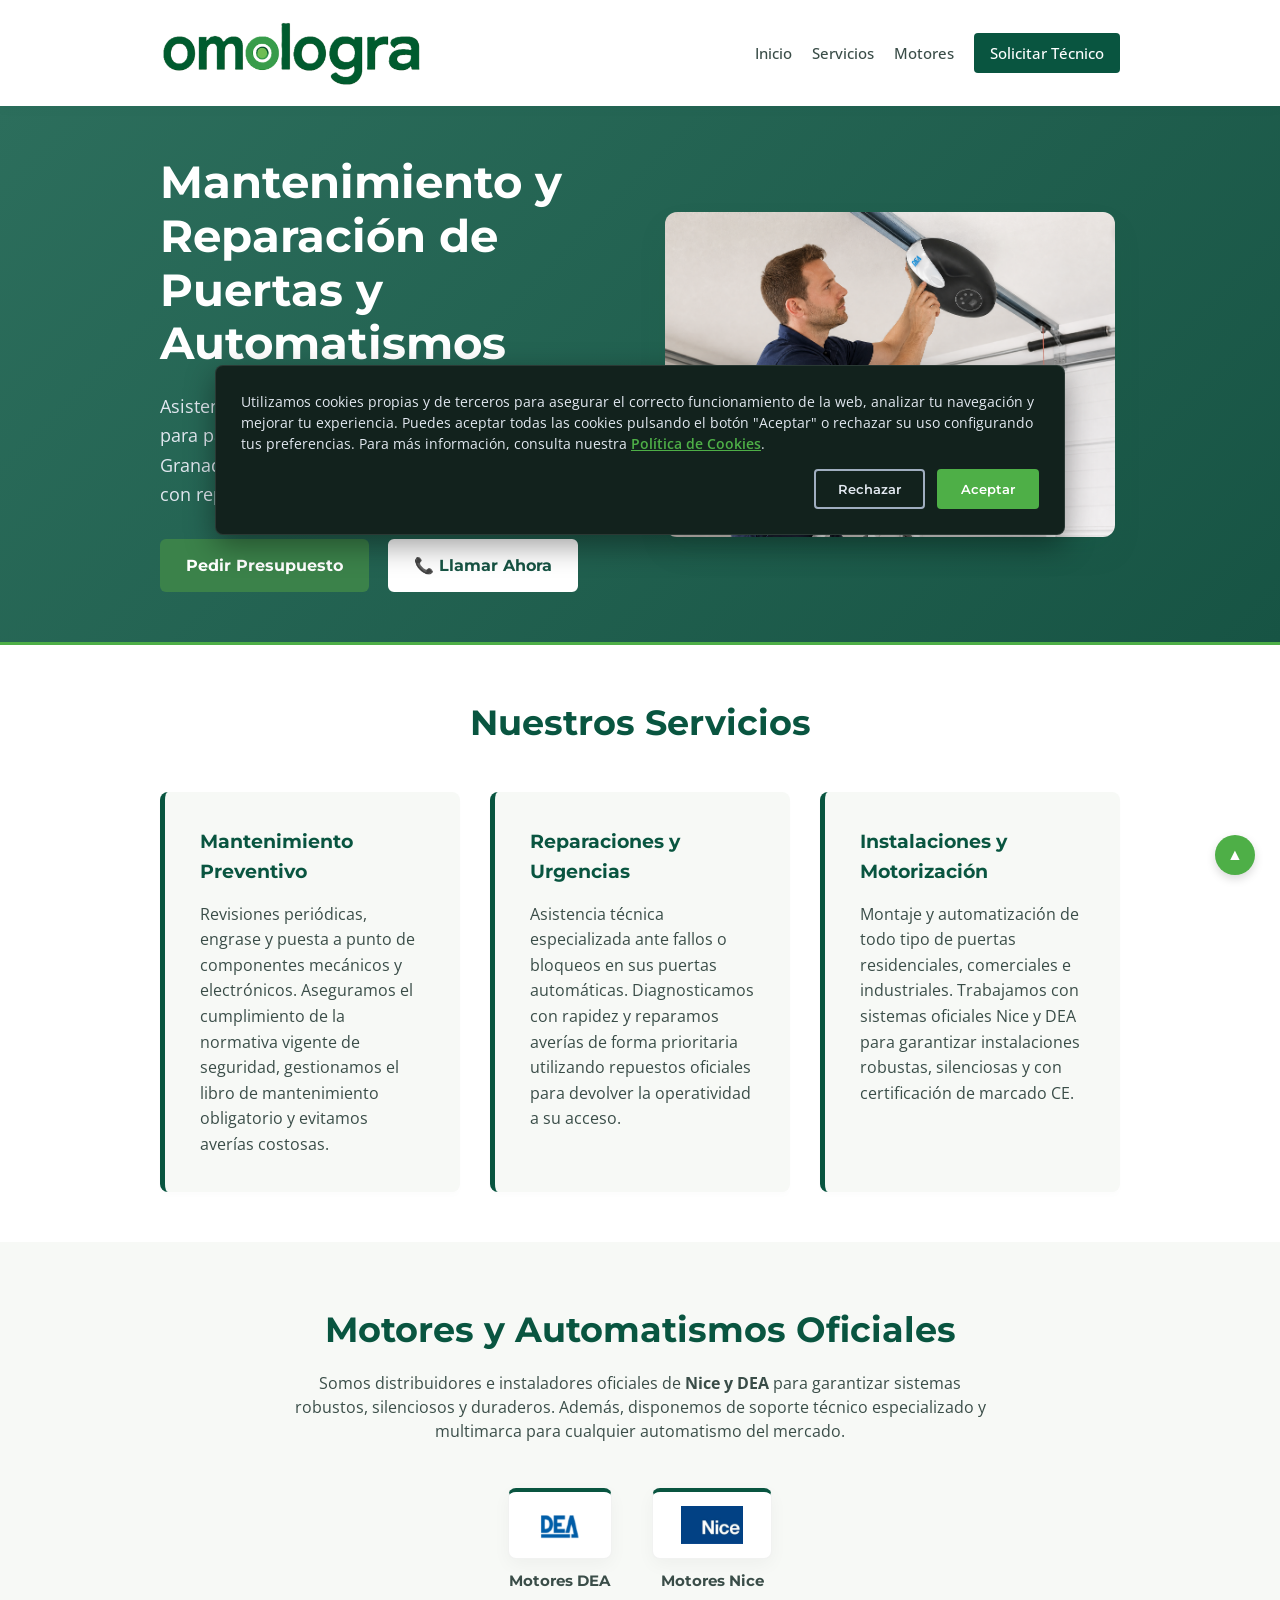
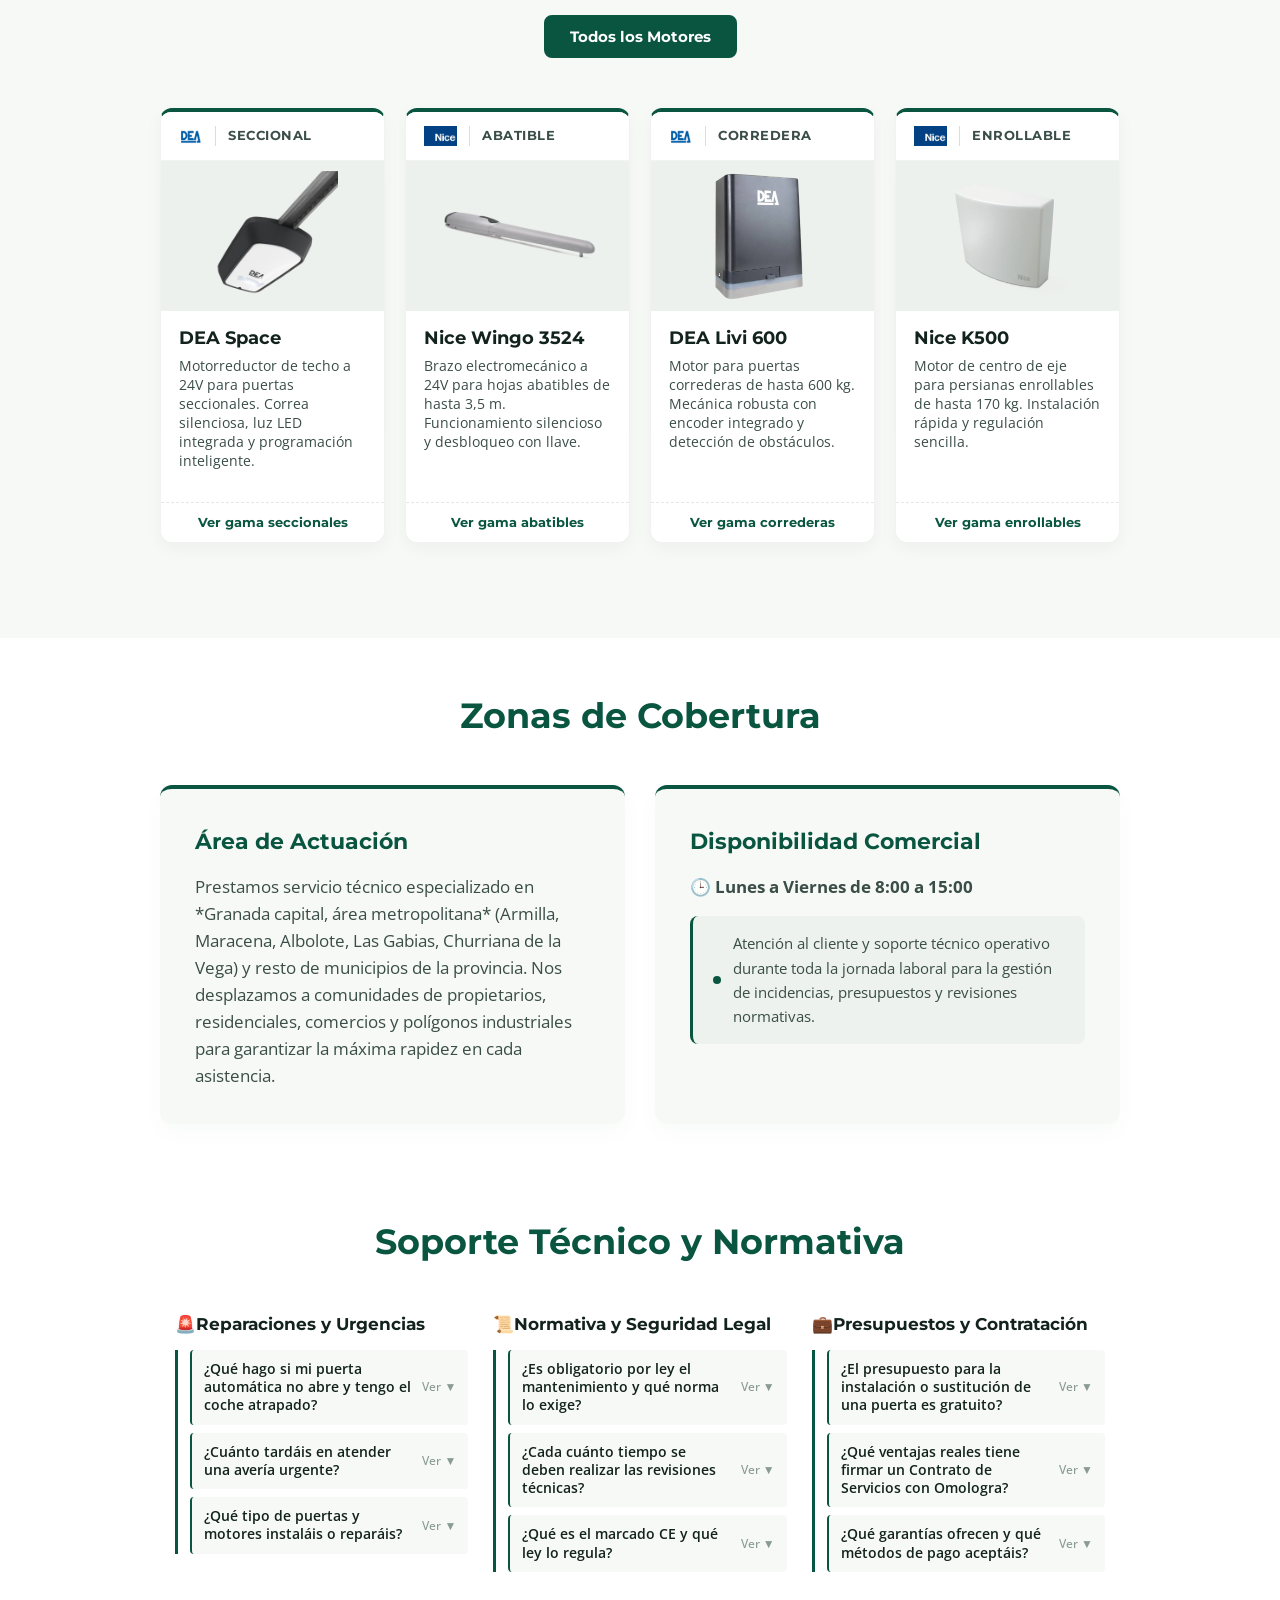
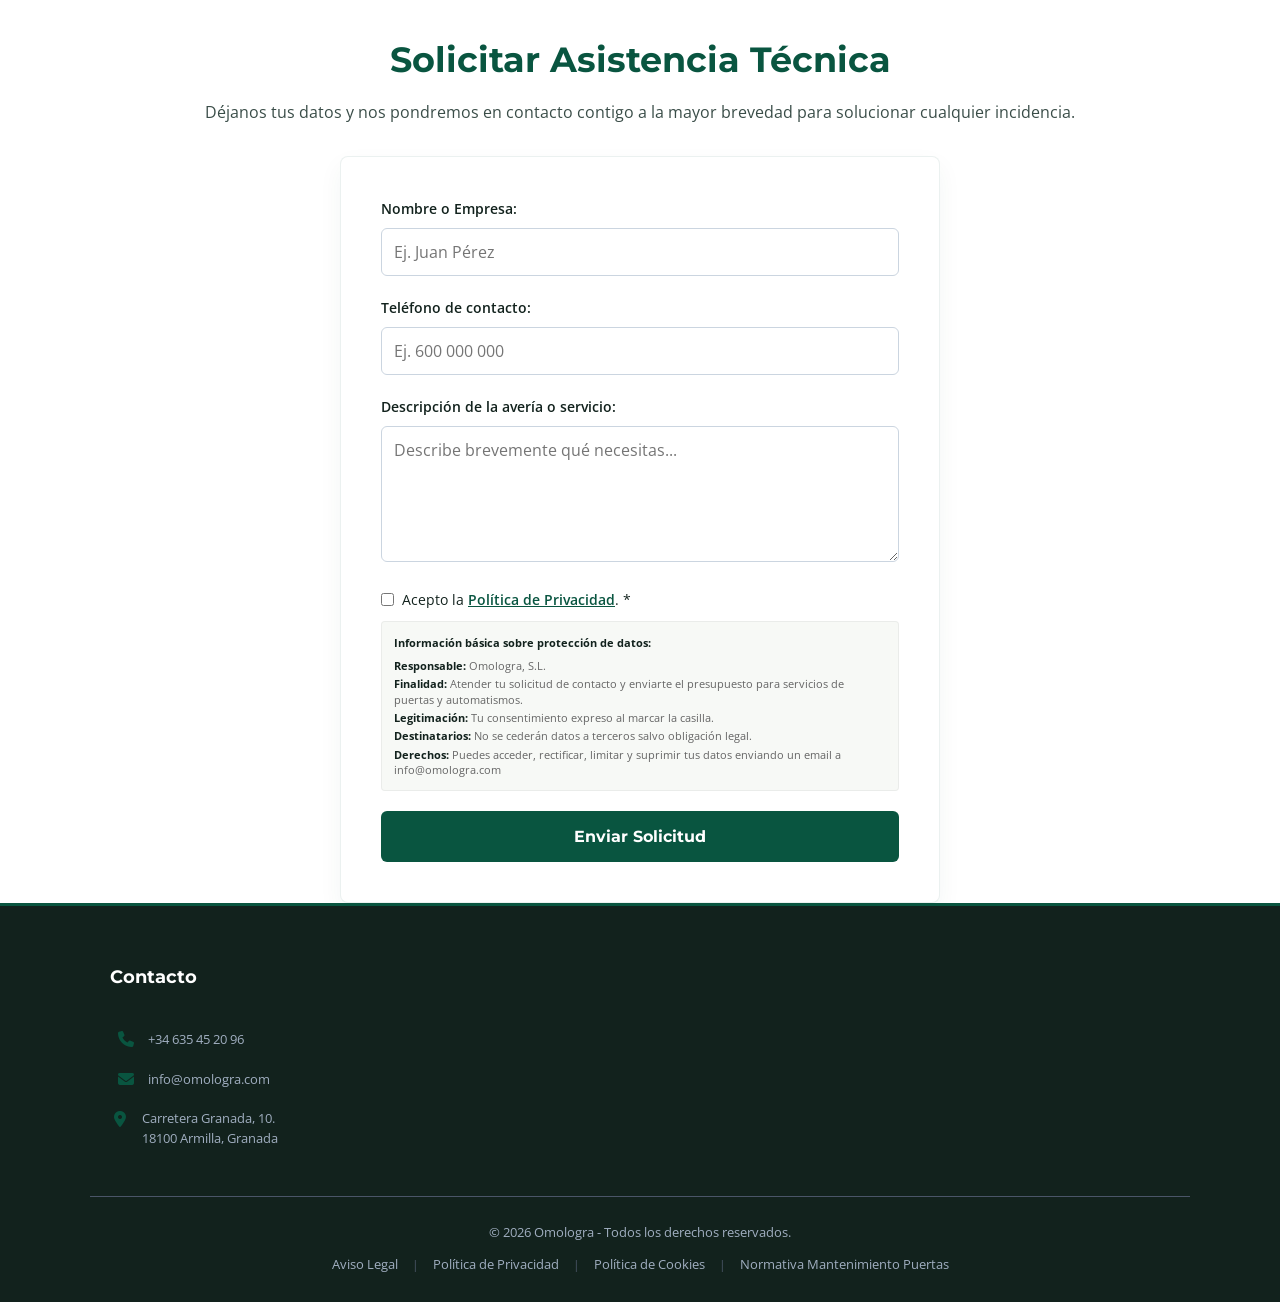
<file: index-1.html>
<!doctype html>
<html lang="es">

<head>
  <meta charset="UTF-8" />
  <meta name="viewport" content="width=device-width, initial-scale=1.0" />
  <title>Servicios Técnicos y de Mantenimiento | Omologra</title>
  <link rel="icon" href="img/favicon-sf.png" type="image/png" sizes="32x32" />
  <link rel="preconnect" href="https://fonts.googleapis.com" />
  <link rel="preconnect" href="https://fonts.gstatic.com" crossorigin />
  <link href="https://fonts.googleapis.com/css2?family=Montserrat:wght@500;700&family=Open+Sans:wght@400;600&display=swap" rel="stylesheet"/>
  <link rel="stylesheet" href="css/style.css" />
  <link rel="stylesheet" href="https://cdnjs.cloudflare.com/ajax/libs/font-awesome/6.5.1/css/all.min.css" integrity="sha512-DTOQO9RWCH3ppGqcWaEA1BIZOC6xxalwEsw9c2QQeAIftl+Vegovlnee1c9QX4TctnWMn13TZye+giMm8e2LwA==" crossorigin="anonymous" referrerpolicy="no-referrer" />
</head>

<body>
  <header class="header">
    <div class="container navbar">
      <div class="logo">
        <a href="#inicio"><img src="img/logo-Omologra.png" alt="Logotipo" class="logo-img"/></a>
      </div>
      <nav class="nav">
        <a href="#inicio">Inicio</a>
        <a href="#servicios">Servicios</a>
        <a href="#motores">Motores</a>
        <a href="#contacto" class="btn-nav">Solicitar Técnico</a>
      </nav>
    </div>
  </header>

  <section id="inicio" class="hero">
    <div class="container hero-content">
      <div class="hero-text">
        <h1>Mantenimiento y Reparación de Puertas y Automatismos</h1>
        <p>
          Asistencia técnica profesional, rápida y garantizada para particulares, comunidades y empresas en Granada. Solucionamos cualquier avería e instalación con repuestos de máxima calidad.
        </p>
        <div class="hero-buttons">
          <a href="#contacto" class="btn-primary">Pedir Presupuesto</a>
          <a href="tel:+34635452096" class="btn-secondary">📞 Llamar Ahora</a>
        </div>
      </div>

      <div class="hero-image">
        <img src="img/portada.png" alt="Mantenimiento de puertas automáticas en Granada"/>
      </div>
    </div>
  </section>

<!-- SECCIÓN DE SERVICIOS -->
  <section id="servicios" class="services">
    <div class="container">
      <h2 class="section-title">Nuestros Servicios</h2>
      <div class="services-grid">
        <div class="service-card">
          <h3>Mantenimiento Preventivo</h3>
          <p>
            Revisiones periódicas, engrase y puesta a punto de componentes mecánicos y electrónicos. Aseguramos el cumplimiento de la normativa vigente de seguridad, gestionamos el libro de mantenimiento obligatorio y evitamos averías costosas.
          </p>
        </div>
        <div class="service-card">
          <h3>Reparaciones y Urgencias</h3>
          <p>
            Asistencia técnica especializada ante fallos o bloqueos en sus puertas automáticas. Diagnosticamos con rapidez y reparamos averías de forma prioritaria utilizando repuestos oficiales para devolver la operatividad a su acceso.
          </p>
        </div>
        <div class="service-card">
          <h3>Instalaciones y Motorización</h3>
          <p>
            Montaje y automatización de todo tipo de puertas residenciales, comerciales e industriales. Trabajamos con sistemas oficiales Nice y DEA para garantizar instalaciones robustas, silenciosas y con certificación de marcado CE.
          </p>
        </div>
      </div>
    </div>
  </section>
  
<section id="motores" class="motores-section">
  <div class="container">
    <h2 class="section-title">Motores y Automatismos Oficiales</h2>
    <p class="section-subtitle">Somos distribuidores e instaladores oficiales de <strong>Nice y DEA</strong> para garantizar sistemas robustos, silenciosos y duraderos. Además, disponemos de soporte técnico especializado y multimarca para cualquier automatismo del mercado.</p>

    <div class="motores-filtros-contenedor">
      <div class="fila-filtro-inferior">
        <!-- Botón DEA -->
        <button class="btn-filtro" onclick="filtrarMotores('dea')">
          <div class="btn-logo-container logo-dea-bg">
            <img src="img/Dea-logo.png" alt="Logo DEA" class="btn-logo-img">
          </div>
          <span class="btn-leyenda">Motores DEA</span>
        </button>
        
        <!-- Botón Nice -->
        <button class="btn-filtro" onclick="filtrarMotores('nice')">
          <div class="btn-logo-container logo-nice-bg">
            <img src="img/Nice-logo.png" alt="Logo Nice" class="btn-logo-img">
          </div>
          <span class="btn-leyenda">Motores Nice</span>
        </button>
      </div> 
      
      <div class="fila-filtro-superior">
        <button class="btn-filtro active" onclick="filtrarMotores('todos')">
          <span class="btn-leyenda">Todos los Motores</span>
        </button>
      </div>    
    </div>
  
<!-- CONTENEDOR PRINCIPAL DEL ESCAPARATE HORIZONTAL -->
<div class="escaparate-wrapper">
  
  <!-- LA FILA PRINCIPAL: Las 4 tarjetas estrella alineadas horizontalmente -->
  <div class="motores-grid-cuatro">

  <!-- Tarjeta 1: Seccional (Destacado) -->
  <div class="motor-card" data-marca="dea" data-tipo="seccional">
  <div class="badge-marca marca-dea">
    <img src="img/Dea-logo.png" alt="Logo DEA" class="logo-marca-img">
    <span class="badge-tipo-texto">Seccional</span>
  </div>
  <div class="motor-img-placeholder"><img src="img/Space.png" alt="Motor DEA Space"></div>
  <div class="motor-info">
    <h3>DEA Space</h3>
    <p>Motorreductor de techo a 24V para puertas seccionales. Correa silenciosa, luz LED integrada y programación inteligente.</p>
  </div>
  <button class="btn-ver-gama-card" onclick="desplegarGama('seccional', this)">Ver gama seccionales</button>
</div>

    <!-- Tarjeta 2: Abatible (Destacado) -->
    <div class="motor-card" data-marca="nice" data-tipo="abatible">
      <div class="badge-marca marca-nice"><img src="img/Nice-logo.png" alt="Logo Nice" class="logo-marca-img">
      <span class="badge-tipo-texto">Abatible</span></div>
      <div class="motor-img-placeholder"><img src="img/Wingo 3524.png" alt="Motor Nice Wingo 3524"></div>
      <div class="motor-info">
        <h3>Nice Wingo 3524</h3>
        <p>Brazo electromecánico a 24V para hojas abatibles de hasta 3,5 m. Funcionamiento silencioso y desbloqueo con llave.</p>
      </div>
      <button class="btn-ver-gama-card" onclick="desplegarGama('abatible', this)">Ver gama abatibles</button>
    </div>

    <!-- Tarjeta 3: Corredera (Destacado) -->
    <div class="motor-card" data-marca="dea" data-tipo="corredera">
      <div class="badge-marca marca-dea"><img src="img/Dea-logo.png" alt="Logo DEA" class="logo-marca-img">
      <span class="badge-tipo-texto">Corredera</span></div>
      <div class="motor-img-placeholder"><img src="img/DeaLivi.png" alt="Motor DeaLivi"></div>
      <div class="motor-info">
        <h3>DEA Livi 600</h3>
        <p>Motor para puertas correderas de hasta 600 kg. Mecánica robusta con encoder integrado y detección de obstáculos.</p>
      </div>
      <button class="btn-ver-gama-card" onclick="desplegarGama('corredera', this)">Ver gama correderas</button>
    </div>

    <!-- Tarjeta 4: Enrollable (Destacado) -->
    <div class="motor-card" data-marca="nice" data-tipo="enrollable">
      <div class="badge-marca marca-nice"><img src="img/Nice-logo.png" alt="Logo Nice" class="logo-marca-img">
      <span class="badge-tipo-texto">Enrollable</span></div>
      <div class="motor-img-placeholder"><img src="img/K500.png" alt="Motor Nice K500"></div>
      <div class="motor-info">
        <h3>Nice K500</h3>
        <p>Motor de centro de eje para persianas enrollables de hasta 170 kg. Instalación rápida y regulación sencilla.</p>
      </div>
      <button class="btn-ver-gama-card" onclick="desplegarGama('enrollable', this)">Ver gama enrollables</button>
    </div>
  </div> <!-- Fin .motores-grid-cuatro -->

  <!-- ZONAS DE EXPANSIÓN INFERIORES: Brotan abajo de la fila principal cuando se solicita -->
  <div class="paneles-gama-desplegables">
    
    <!-- Sub-Gama Seccionales -->
  <div id="gama-seccional" class="gama-desplegable-bloque">
    <h3 class="categoria-label-superior">Modelos Puertas Seccionales</h3>
    <div class="motores-grid-cuatro">

    <div class="motor-card card-ficha" data-marca="dea">
      <div class="badge-marca marca-dea"><img src="img/Dea-logo.png" alt="DEA" class="logo-marca-img"></div>
      <div class="motor-img-placeholder"><img src="img/Space.png" alt="DEA Space"></div>
      <div class="motor-info">
        <h3>DEA Space</h3>
        <div class="ficha-tecnica">
          <div><span>Fuerza:</span> <strong>600N / 800N</strong></div>
          <div><span>Superficie máx.:</span> <strong>14 m²</strong></div>
          <div><span>Alimentación:</span> <strong>24 Vdc</strong></div>
          <div><span>Extra:</span> <strong>Luz LED integrada</strong></div>
        </div>
        <div class="motor-footer"><button class="btn-comprar" onclick="irAContacto('DEA Space')">Solicitar Presupuesto</button></div>
      </div>
    </div>

    <!-- DEA TEO 700 -->
    <div class="motor-card card-ficha" data-marca="dea">
      <div class="badge-marca marca-dea"><img src="img/Dea-logo.png" alt="DEA" class="logo-marca-img"></div>
      <div class="motor-img-placeholder"><img src="img/TEO700.png" alt="DEA TEO 700"></div>
      <div class="motor-info">
        <h3>DEA TEO 700</h3>
        <div class="ficha-tecnica">
          <div><span>Fuerza:</span> <strong>700 N</strong></div>
          <div><span>Superficie máx.:</span> <strong>10 m²</strong></div>
          <div><span>Alimentación:</span> <strong>24 Vdc</strong></div>
          <div><span>Uso:</span> <strong>Residencial</strong></div>
        </div>
        <div class="motor-footer"><button class="btn-comprar" onclick="irAContacto('DEA TEO 700')">Solicitar Presupuesto</button></div>
      </div>
    </div>

    <!-- DEA SPACE XXL -->
    <div class="motor-card card-ficha" data-marca="dea">
      <div class="badge-marca marca-dea"><img src="img/Dea-logo.png" alt="DEA" class="logo-marca-img"></div>
      <div class="motor-img-placeholder"><img src="img/Space.png" alt="DEA Space XXL"></div>
      <div class="motor-info">
        <h3>DEA Space XXL</h3>
        <div class="ficha-tecnica">
          <div><span>Fuerza:</span> <strong>1200 N</strong></div>
          <div><span>Superficie máx.:</span> <strong>18 m²</strong></div>
          <div><span>Alimentación:</span> <strong>24 Vdc</strong></div>
          <div><span>Uso:</span> <strong>Intensivo / Rápido</strong></div>
        </div>
        <div class="motor-footer"><button class="btn-comprar" onclick="irAContacto('DEA Space XXL')">Solicitar Presupuesto</button></div>
      </div>
    </div>

    <!-- NICE SPIDO -->
    <div class="motor-card card-ficha" data-marca="nice">
      <div class="badge-marca marca-nice"><img src="img/Nice-logo.png" alt="Nice" class="logo-marca-img"></div>
      <div class="motor-img-placeholder"><img src="img/spido600.png" alt="Nice Spido"></div>
      <div class="motor-info">
        <h3>Nice Spido 600 / 1000</h3>
        <div class="ficha-tecnica">
          <div><span>Fuerza:</span> <strong>600N / 1000N</strong></div>
          <div><span>Altura cabezal:</span> <strong>90 mm</strong></div>
          <div><span>Alimentación:</span> <strong>24 Vdc</strong></div>
          <div><span>Sistema:</span> <strong>BlueBUS</strong></div>
        </div>
        <div class="motor-footer"><button class="btn-comprar" onclick="irAContacto('Nice Spido')">Solicitar Presupuesto</button></div>
      </div>
    </div>

    <!-- NICE SPIDER -->
    <div class="motor-card card-ficha" data-marca="nice">
      <div class="badge-marca marca-nice"><img src="img/Nice-logo.png" alt="Nice" class="logo-marca-img"></div>
      <div class="motor-img-placeholder"><img src="img/spider800.png" alt="Nice Spider"></div>
      <div class="motor-info">
        <h3>Nice Spider 800 / 1200</h3>
        <div class="ficha-tecnica">
          <div><span>Fuerza:</span> <strong>800N / 1200N</strong></div>
          <div><span>Iluminación:</span> <strong>LED Eye Check</strong></div>
          <div><span>Conectividad:</span> <strong>Wi-Fi integrado</strong></div>
          <div><span>Uso:</span> <strong>Intensivo</strong></div>
        </div>
        <div class="motor-footer"><button class="btn-comprar" onclick="irAContacto('Nice Spider')">Solicitar Presupuesto</button></div>
      </div>
    </div>
  </div>
</div>

<div id="gama-abatible" class="gama-desplegable-bloque">
  <h3 class="categoria-label-superior">Modelos Puertas Abatibles</h3>
  <div class="motores-grid-cuatro">

    <!-- DEA LOOK 320 / 520 -->
    <div class="motor-card card-ficha" data-marca="dea">
      <div class="badge-marca marca-dea"><img src="img/Dea-logo.png" alt="DEA" class="logo-marca-img"></div>
      <div class="motor-img-placeholder"><img src="img/DeaLook.png" alt="DEA Look"></div>
      <div class="motor-info">
        <h3>DEA Look 320 / 520</h3>
        <div class="ficha-tecnica">
          <div><span>Hoja máx.:</span> <strong>3,0 m / 5,0 m</strong></div>
          <div><span>Tecnología:</span> <strong>Electromecánico</strong></div>
          <div><span>Alimentación:</span> <strong>24 Vdc / 230 V</strong></div>
          <div><span>Uso:</span> <strong>Residencial</strong></div>
        </div>
        <div class="motor-footer"><button class="btn-comprar" onclick="irAContacto('DEA Look 320/520')">Solicitar Presupuesto</button></div>
      </div>
    </div>

    <!-- DEA OLI 604 - 607 -->
    <div class="motor-card card-ficha" data-marca="dea">
      <div class="badge-marca marca-dea"><img src="img/Dea-logo.png" alt="DEA" class="logo-marca-img"></div>
      <div class="motor-img-placeholder"><img src="img/DeaOli604.png" alt="DEA Oli"></div>
      <div class="motor-info">
        <h3>DEA Oli (604 a 607)</h3>
        <div class="ficha-tecnica">
          <div><span>Hoja máx.:</span> <strong>Hasta 6,0 m</strong></div>
          <div><span>Tecnología:</span> <strong>Hidráulico (Aceite)</strong></div>
          <div><span>Bloqueo:</span> <strong>Configurable</strong></div>
          <div><span>Uso:</span> <strong>Comunitario / Intensivo</strong></div>
        </div>
        <div class="motor-footer"><button class="btn-comprar" onclick="irAContacto('DEA Oli Serie 600')">Solicitar Presupuesto</button></div>
      </div>
    </div>

    <!-- NICE WINGO 3524 -->
    <div class="motor-card card-ficha" data-marca="nice">
      <div class="badge-marca marca-nice"><img src="img/Nice-logo.png" alt="Nice" class="logo-marca-img"></div>
      <div class="motor-img-placeholder"><img src="img/Wingo 3524.png" alt="Nice Wingo 3524"></div>
      <div class="motor-info">
        <h3>Nice Wingo 3524</h3>
        <div class="ficha-tecnica">
          <div><span>Hoja máx.:</span> <strong>Hasta 3,5 m</strong></div>
          <div><span>Alimentación:</span> <strong>24 Vdc</strong></div>
          <div><span>Desbloqueo:</span> <strong>Llave personalizada</strong></div>
          <div><span>Uso:</span> <strong>Residencial</strong></div>
        </div>
        <div class="motor-footer"><button class="btn-comprar" onclick="irAContacto('Nice Wingo 3524')">Solicitar Presupuesto</button></div>
      </div>
    </div>

    <!-- NICE WINGO 2024 -->
    <div class="motor-card card-ficha" data-marca="nice">
      <div class="badge-marca marca-nice"><img src="img/Nice-logo.png" alt="Nice" class="logo-marca-img"></div>
      <div class="motor-img-placeholder"><img src="img/wingo2024.png" alt="Nice Wingo 2024"></div>
      <div class="motor-info">
        <h3>Nice Wingo 2024</h3>
        <div class="ficha-tecnica">
          <div><span>Hoja máx.:</span> <strong>Hasta 2,0 m</strong></div>
          <div><span>Alimentación:</span> <strong>24 Vdc</strong></div>
          <div><span>Desbloqueo:</span> <strong>Llave personalizada</strong></div>
          <div><span>Uso:</span> <strong>Residencial</strong></div>
        </div>
        <div class="motor-footer"><button class="btn-comprar" onclick="irAContacto('Nice Wingo 2024')">Solicitar Presupuesto</button></div>
      </div>
    </div>

    <!-- NICE TOONA 5024 / 5624 -->
    <div class="motor-card card-ficha" data-marca="nice">
      <div class="badge-marca marca-nice"><img src="img/Nice-logo.png" alt="Nice" class="logo-marca-img"></div>
      <div class="motor-img-placeholder"><img src="img/Toona5024.png" alt="Nice Toona Serie 5"></div>
      <div class="motor-info">
        <h3>Nice Toona 5024 / 5624</h3>
        <div class="ficha-tecnica">
          <div><span>Hoja máx.:</span> <strong>Hasta 5,0 m</strong></div>
          <div><span>Carcasa:</span> <strong>Aluminio (820 mm)</strong></div>
          <div><span>Alimentación:</span> <strong>24 Vdc</strong></div>
          <div><span>Uso:</span> <strong>Intensivo / Comercial</strong></div>
        </div>
        <div class="motor-footer"><button class="btn-comprar" onclick="irAContacto('Nice Toona Serie 5')">Solicitar Presupuesto</button></div>
      </div>
    </div>

    <!-- NICE TOONA 7024 -->
    <div class="motor-card card-ficha" data-marca="nice">
      <div class="badge-marca marca-nice"><img src="img/Nice-logo.png" alt="Nice" class="logo-marca-img"></div>
      <div class="motor-img-placeholder"><img src="img/Toona7024.png" alt="Nice Toona 7024"></div>
      <div class="motor-info">
        <h3>Nice Toona 7024</h3>
        <div class="ficha-tecnica">
          <div><span>Hoja máx.:</span> <strong>Hasta 7,0 m</strong></div>
          <div><span>Carcasa:</span> <strong>Reforzada (965 mm)</strong></div>
          <div><span>Alimentación:</span> <strong>24 Vdc</strong></div>
          <div><span>Uso:</span> <strong>Industrial Pesado</strong></div>
        </div>
        <div class="motor-footer"><button class="btn-comprar" onclick="irAContacto('Nice Toona 7024')">Solicitar Presupuesto</button></div>
      </div>
    </div>
  </div>
</div>

<div id="gama-corredera" class="gama-desplegable-bloque">
  <h3 class="categoria-label-superior">Modelos Puertas Correderas</h3>
  <div class="motores-grid-cuatro">

        <!-- DEA LIVI 600 -->
    <div class="motor-card card-ficha" data-marca="dea">
      <div class="badge-marca marca-dea"><img src="img/Dea-logo.png" alt="DEA" class="logo-marca-img"></div>
      <div class="motor-img-placeholder"><img src="img/DeaLivi.png" alt="DEA Livi 600"></div>
      <div class="motor-info">
        <h3>DEA Livi 600</h3>
        <div class="ficha-tecnica">
          <div><span>Peso máx.:</span> <strong>Hasta 600 kg</strong></div>
          <div><span>Control:</span> <strong>Encoder integrado</strong></div>
          <div><span>Conectividad:</span> <strong>Sistema NETLINK</strong></div>
          <div><span>Uso:</span> <strong>Residencial</strong></div>
        </div>
        <div class="motor-footer"><button class="btn-comprar" onclick="irAContacto('DEA Livi 600')">Solicitar Presupuesto</button></div>
      </div>
    </div>

    <!-- DEA LIVI SERIE -->
    <div class="motor-card card-ficha" data-marca="dea">
      <div class="badge-marca marca-dea"><img src="img/Dea-logo.png" alt="DEA" class="logo-marca-img"></div>
      <div class="motor-img-placeholder"><img src="img/DeaLivi.png" alt="DEA Livi"></div>
      <div class="motor-info">
        <h3>DEA Livi 230 / 400 / 900</h3>
        <div class="ficha-tecnica">
          <div><span>Peso máx.:</span> <strong>400 kg a 900 kg</strong></div>
          <div><span>Control:</span> <strong>Encoder integrado</strong></div>
          <div><span>Conectividad:</span> <strong>Sistema NETLINK</strong></div>
          <div><span>Uso:</span> <strong>Residencial</strong></div>
        </div>
        <div class="motor-footer"><button class="btn-comprar" onclick="irAContacto('DEA Livi Serie')">Solicitar Presupuesto</button></div>
      </div>
    </div>

    <!-- DEA REV 1400 -->
    <div class="motor-card card-ficha" data-marca="dea">
      <div class="badge-marca marca-dea"><img src="img/Dea-logo.png" alt="DEA" class="logo-marca-img"></div>
      <div class="motor-img-placeholder"><img src="img/DeaRev1400.png" alt="DEA Rev 1400"></div>
      <div class="motor-info">
        <h3>DEA Rev 1400</h3>
        <div class="ficha-tecnica">
          <div><span>Peso máx.:</span> <strong>Hasta 1.400 kg</strong></div>
          <div><span>Refrigeración:</span> <strong>Motor ventilado</strong></div>
          <div><span>Alimentación:</span> <strong>230 Vac / 24 Vdc</strong></div>
          <div><span>Uso:</span> <strong>Comunitario / Intensivo</strong></div>
        </div>
        <div class="motor-footer"><button class="btn-comprar" onclick="irAContacto('DEA Rev 1400')">Solicitar Presupuesto</button></div>
      </div>
    </div>

    <!-- DEA GULLIVER -->
    <div class="motor-card card-ficha" data-marca="dea">
      <div class="badge-marca marca-dea"><img src="img/Dea-logo.png" alt="DEA" class="logo-marca-img"></div>
      <div class="motor-img-placeholder"><img src="img/DeaGulliver.png" alt="DEA Gulliver"></div>
      <div class="motor-info">
        <h3>DEA Gulliver</h3>
        <div class="ficha-tecnica">
          <div><span>Peso máx.:</span> <strong>Hasta 3.000 kg</strong></div>
          <div><span>Chasis:</span> <strong>Metálico reforzado</strong></div>
          <div><span>Lubricación:</span> <strong>Baño de aceite</strong></div>
          <div><span>Uso:</span> <strong>Industrial Severo</strong></div>
        </div>
        <div class="motor-footer"><button class="btn-comprar" onclick="irAContacto('DEA Gulliver')">Solicitar Presupuesto</button></div>
      </div>
    </div>

    <!-- NICE ROAD 400 / 600 -->
    <div class="motor-card card-ficha" data-marca="nice">
      <div class="badge-marca marca-nice"><img src="img/Nice-logo.png" alt="Nice" class="logo-marca-img"></div>
      <div class="motor-img-placeholder"><img src="img/NiceRoad.png" alt="Nice Road"></div>
      <div class="motor-info">
        <h3>Nice Road 400 / 600</h3>
        <div class="ficha-tecnica">
          <div><span>Peso máx.:</span> <strong>400 kg / 600 kg</strong></div>
          <div><span>Alimentación:</span> <strong>24 Vdc</strong></div>
          <div><span>Diseño:</span> <strong>Compacto y ligero</strong></div>
          <div><span>Uso:</span> <strong>Residencial</strong></div>
        </div>
        <div class="motor-footer"><button class="btn-comprar" onclick="irAContacto('Nice Road 400/600')">Solicitar Presupuesto</button></div>
      </div>
    </div>

    <!-- NICE ROBUS 400 -->
    <div class="motor-card card-ficha" data-marca="nice">
      <div class="badge-marca marca-nice"><img src="img/Nice-logo.png" alt="Nice" class="logo-marca-img"></div>
      <div class="motor-img-placeholder"><img src="img/Robus400.png" alt="Nice Robus 400"></div>
      <div class="motor-info">
        <h3>Nice Robus 400</h3>
        <div class="ficha-tecnica">
          <div><span>Peso máx.:</span> <strong>Hasta 400 kg</strong></div>
          <div><span>Sistema:</span> <strong>Tecnología BlueBUS</strong></div>
          <div><span>Alimentación:</span> <strong>24 Vdc</strong></div>
          <div><span>Uso:</span> <strong>Residencial Intensivo</strong></div>
        </div>
        <div class="motor-footer"><button class="btn-comprar" onclick="irAContacto('Nice Robus 400')">Solicitar Presupuesto</button></div>
      </div>
    </div>

    <!-- NICE ROBUS 600 / 1000 -->
    <div class="motor-card card-ficha" data-marca="nice">
      <div class="badge-marca marca-nice"><img src="img/Nice-logo.png" alt="Nice" class="logo-marca-img"></div>
      <div class="motor-img-placeholder"><img src="img/Robus600.png" alt="Nice Robus 600 1000"></div>
      <div class="motor-info">
        <h3>Nice Robus 600 / 1000</h3>
        <div class="ficha-tecnica">
          <div><span>Peso máx.:</span> <strong>600 kg / 1.000 kg</strong></div>
          <div><span>Sistema:</span> <strong>Tecnología BlueBUS</strong></div>
          <div><span>Sensor:</span> <strong>Control de temperatura</strong></div>
          <div><span>Uso:</span> <strong>Comunitario / Comercial</strong></div>
        </div>
        <div class="motor-footer"><button class="btn-comprar" onclick="irAContacto('Nice Robus 600/1000')">Solicitar Presupuesto</button></div>
      </div>
    </div>

    <!-- NICE SLIGHT 400 -->
    <div class="motor-card card-ficha" data-marca="nice">
      <div class="badge-marca marca-nice"><img src="img/Nice-logo.png" alt="Nice" class="logo-marca-img"></div>
      <div class="motor-img-placeholder"><img src="img/Slight400.png" alt="Nice Slight 400"></div>
      <div class="motor-info">
        <h3>Nice Slight 400</h3>
        <div class="ficha-tecnica">
          <div><span>Peso máx.:</span> <strong>Hasta 400 kg</strong></div>
          <div><span>Diseño:</span> <strong>Columna ultra estrecha</strong></div>
          <div><span>Extra:</span> <strong>Luz LED integrada</strong></div>
          <div><span>Uso:</span> <strong>Espacios reducidos</strong></div>
        </div>
        <div class="motor-footer"><button class="btn-comprar" onclick="irAContacto('Nice Slight 400')">Solicitar Presupuesto</button></div>
      </div>
    </div>
  </div>
</div>

<div id="gama-enrollable" class="gama-desplegable-bloque">
  <h3 class="categoria-label-superior">Modelos Puertas Enrollables</h3>
  <div class="motores-grid-cuatro">

  <!-- NICE / ACM K500 -->
    <div class="motor-card card-ficha" data-marca="nice">
      <div class="badge-marca marca-nice"><img src="img/Nice-logo.png" alt="Nice" class="logo-marca-img"></div>
      <div class="motor-img-placeholder"><img src="img/acm_k500.png" alt="Nice K500"></div>
      <div class="motor-info">
        <h3>Nice / ACM K500</h3>
        <div class="ficha-tecnica">
          <div><span>Peso máx.:</span> <strong>Hasta 170 kg</strong></div>
          <div><span>Eje / Polea:</span> <strong>Ø 48-60 / Ø 200-220</strong></div>
          <div><span>Regulación:</span> <strong>Finales electromecánicos</strong></div>
          <div><span>Uso:</span> <strong>Locales y Comercios</strong></div>
        </div>
        <div class="motor-footer"><button class="btn-comprar" onclick="irAContacto('Nice K500')">Solicitar Presupuesto</button></div>
      </div>
    </div>

    <!-- NICE / ACM K500 CON FRENO -->
    <div class="motor-card card-ficha" data-marca="nice">
      <div class="badge-marca marca-nice"><img src="img/Nice-logo.png" alt="Nice" class="logo-marca-img"></div>
      <div class="motor-img-placeholder"><img src="img/acm500cfreno.png" alt="Nice K500 con freno"></div>
      <div class="motor-info">
        <h3>Nice / ACM K500 c/Freno</h3>
        <div class="ficha-tecnica">
          <div><span>Peso máx.:</span> <strong>Hasta 170 kg</strong></div>
          <div><span>Seguridad:</span> <strong>Electrofreno integrado</strong></div>
          <div><span>Eje / Polea:</span> <strong>Ø 48-60 / Ø 200-220</strong></div>
          <div><span>Uso:</span> <strong>Locales y Comercios</strong></div>
        </div>
        <div class="motor-footer"><button class="btn-comprar" onclick="irAContacto('Nice K500 con freno')">Solicitar Presupuesto</button></div>
      </div>
    </div>

    <!-- ESPACIO RESERVADO GAMAR -->
    <div class="motor-card card-ficha" data-marca="gamar">
      <div class="badge-marca"><img src="img/GAMAR_logo.png" alt="GAMAR" class="logo-marca-img"></div>
      <div class="motor-img-placeholder"><img src="img/GAMAR_logo.png" alt="Logo GAMAR"></div>
      <div class="motor-info">
        <h3>Motores GAMAR</h3>
        <div class="ficha-tecnica">
          <div class="motor-img-placeholder" style="display: flex; align-items: center; justify-content: center; color: #94a3b8; font-size: 0.9rem;"><span>Catálogo en actualización</span>
          </div>
          <div><strong>Próximamente</strong></div>
        </div>
        <div class="motor-footer"><button class="btn-comprar" onclick="irAContacto('Consulta gama GAMAR')">Consultar Disponibilidad</button></div>
      </div>
    </div>
  </div>
</div>

</div>
</div>
</section>

  <section id="cobertura" class="coverage">
    <div class="container">
      <h2 class="section-title">Zonas de Cobertura</h2>
      <div class="coverage-layout">
        <div class="coverage-box info-box">
          <h3>Área de Actuación</h3>
          <p>
            Prestamos servicio técnico especializado en *Granada capital, área metropolitana* (Armilla, Maracena, Albolote, Las Gabias, Churriana de la Vega) y resto de municipios de la provincia. Nos desplazamos a comunidades de propietarios, residenciales, comercios y polígonos industriales para garantizar la máxima rapidez en cada asistencia.
          </p>
        </div>
        <div class="coverage-box status-box">
          <h3>Disponibilidad Comercial</h3>
          <p class="horario-destacado">🕒 Lunes a Viernes de 8:00 a 15:00</p>
            <div class="service-badge">
              <span class="live-dot"></span>
              <p>
                Atención al cliente y soporte técnico operativo durante toda la jornada laboral para la gestión de incidencias, presupuestos y revisiones normativas.
              </p>
            </div>
        </div>
      </div>
    </div>
  </section>

    <section id="soporte" class="faqs-section">
      <div class="container">
        <h2 class="section-title">Soporte Técnico y Normativa</h2>

        <div class="bloques-wrapper">
          <!-- BLOQUE 1 -->
          <div class="bloques">
            <h3>🚨Reparaciones y Urgencias</h3>
            <div class="faqs-container">
              <details class="faq-item">
                <summary class="faq-question">
                  ¿Qué hago si mi puerta automática no abre y tengo el coche
                  atrapado?
                </summary>
                <div class="faq-answer">
                  <p>
                    Manten la calma. Todas las puertas automáticas disponen de un sistema de <strong>desbloqueo manual</strong> mediante llave, maneta o cordón para poder abrirlas a mano en caso de fallo eléctrico o avería. Si no consigues desbloquearla, llámanos de inmediato para que un técnico se desplace a ayudarte.
                  </p>
                </div>
              </details>

              <details class="faq-item">
                <summary class="faq-question">
                  ¿Cuánto tardáis en atender una avería urgente?
                </summary>
                <div class="faq-answer">
                  <p>
                    Disponemos de un servicio de asistencia rápida para emergencias. Normalmente, nuestro equipo técnico se desplaza a tu ubicación en un plazo de <strong>menos de 2 a 4 horas</strong> (según disponibilidad y zona) para solucionar la avería lo antes posible y garantizar tu seguridad.
                  </p>
                </div>
              </details>

              <details class="faq-item">
                <summary class="faq-question">
                  ¿Qué tipo de puertas y motores instaláis o reparáis?
                </summary>
                <div class="faq-answer">
                  <p>
                    Trabajamos con todo tipo de puertas mecánicas y automatismos, ya sean <strong>residenciales, comunitarias, comerciales o industriales.</strong> Esto incluye puertas seccionales, basculantes, correderas, batientes, persianas enrollables y barreras de acceso de cualquier marca del mercado.
                  </p>
                </div>
              </details>
            </div>
          </div>
          <!-- Fin Bloque 1 -->

          <!-- BLOQUE 2 -->
          <div class="bloques">
            <h3>📜Normativa y Seguridad Legal</h3>
            <div class="faqs-container">
              <details class="faq-item">
                <summary class="faq-question">
                  ¿Es obligatorio por ley el mantenimiento y qué norma lo exige?
                </summary>
                <div class="faq-answer">
                  <p>
                    <strong>Sí, es totalmente obligatorio.</strong> La obligatoriedad viene recogida en el <strong>Código Técnico de la Edificación (CTE)</strong>, en su documento DB-SUA 2, y está regulada por el Ministerio de Industria. Esta normativa dictamina que las puertas automáticas son consideradas máquinas y deben mantenerse conforme a las normas europeas UNE-EN 12635 y UNE-EN 13241-1. El propietario de la instalación es el responsable civil y penal en caso de accidente si la puerta carece de mantenimiento reglado.
                  </p>
                </div>
              </details>

              <!-- Pregunta 2 -->
              <details class="faq-item">
                <summary class="faq-question">
                  ¿Cada cuánto tiempo se deben realizar las revisiones técnicas?
                </summary>
                <div class="faq-answer">
                  <p>
                    Los plazos mínimos los estipula la norma UNE 85121 según el uso: para puertas de industrias o comercios y comunidades con más de 50 vehículos, el mantenimiento obligatorio debe ser <strong>trimestral</strong>; en comunidades de menos de 50 vehículos, <strong>semestral</strong>; y en puertas residenciales de viviendas unifamiliares, al menos <strong>anual</strong>.
                  </p>
                </div>
              </details>

              <!-- Pregunta 3 -->
              <details class="faq-item">
                <summary class="faq-question">
                  ¿Qué es el marcado CE y qué ley lo regula?
                </summary>
                <div class="faq-answer">
                  <p>
                    El marcado CE es un requisito legal obligatorio derivado de la <strong>Directiva Europea de Productos de Construcción y la Directiva de Máquinas (Directiva 2006/42/CE)</strong>. Certifica que la puerta cumple unos estándares mínimos que evitan aplastamientos o atrapamientos. Motorizar una puerta manual o cambiar un cuadro de maniobras modifica la máquina; por ley, requiere una actualización del marcado CE y la emisión de una nueva Declaración de Conformidad.
                  </p>
                </div>
              </details>
            </div>
          </div>
          <!-- Fin Bloque 2 -->

          <!-- BLOQUE 3 -->
          <div class="bloques">
            <h3>💼Presupuestos y Contratación</h3>
            <div class="faqs-container">
              <!-- Pregunta 1 -->
              <details class="faq-item">
                <summary class="faq-question">
                  ¿El presupuesto para la instalación o sustitución de una puerta es gratuito?
                </summary>
                <div class="faq-answer">
                  <p>
                    <strong>Sí, elaboramos presupuestos completamente gratuitos y sin compromiso</strong> para nuevas instalaciones o sustituciones de puertas y motores. Un técnico puede visitar tu casa o negocio para evaluar el espacio, tomar medidas y asesorarte sobre la mejor opción para tus necesidades.
                  </p>
                </div>
              </details>
              <!-- Pregunta 2 -->
              <details class="faq-item">
                <summary class="faq-question">
                  ¿Qué ventajas reales tiene firmar un Contrato de Servicios con Omologra?
                </summary>
                <div class="faq-answer">
                  <p>
                    Un contrato de mantenimiento preventivo te garantiza tranquilidad total. Incluye revisiones mecánicas y electrónicas programadas, prioridad de asistencia en caso de avería urgente, tarifas reducidas en mano de obra y repuestos, y la cumplimentación del libro de mantenimiento exigido por la ley.
                  </p>
                </div>
              </details>
              <!-- Pregunta 3 -->
              <details class="faq-item">
                <summary class="faq-question">
                  ¿Qué garantías ofrecen y qué métodos de pago aceptáis?
                </summary>
                <div class="faq-answer">
                  <p>
                    Todas nuestras reparaciones e instalaciones cuentan con <strong>garantía</strong> conforme a la legislación vigente,
                    tanto en la mano de obra como en los repuestos originales utilizados. Aceptamos pagos mediante <strong>transferencia bancaria y tarjeta de crédito/débito </strong>una vez finalizado y verificado el servicio.
                  </p>
                </div>
              </details>
            </div>
          </div>
        </div>
        <!-- Fin bloques-wrapper -->
      </div>
    </section>

    <section id="contacto" class="contacto-section">
      <div class="container">
        <h2 id="contacto-titulo" class="section-title">Solicitar Asistencia Técnica</h2>
        <p id="contacto-texto" class="section-subtitle">
          Déjanos tus datos y nos pondremos en contacto contigo a la mayor brevedad para solucionar cualquier incidencia.
        </p>

        <form action="https://formsubmit.co/comercial@omologra.com" method="POST" class="contact-form">
          <input type="hidden" name="_captcha" value="false" />
          <input type="hidden" name="_subject" value="¡Nuevo mensaje de Asistencia Técnica!"/>

          <!-- Página de agradecimiento -->
          <input type="hidden" name="_next" value="https://omologra.com/gracias.html"/>

          <!-- 🛡️ Campo Honeypot anti-robots -->
          <input type="text" name="_honey" style="display: none" />

          <div class="form-group">
            <label for="nombre">Nombre o Empresa:</label>
            <input type="text" id="nombre" name="name" required placeholder="Ej. Juan Pérez" autocomplete="name"/>
          </div>

          <div class="form-group">
            <label for="telefono">Teléfono de contacto:</label>
            <input type="tel" id="telefono" name="phone" required placeholder="Ej. 600 000 000" autocomplete="tel"/>
          </div>

          <div class="form-group">
            <label for="mensaje">Descripción de la avería o servicio:</label>
            <textarea id="mensaje" name="message" rows="5" required placeholder="Describe brevemente qué necesitas..."></textarea>
          </div>

          <!-- Casilla de Verificación Obligatoria -->
          <div class="form-legal-checkbox">
            <input type="checkbox" id="acepto-privacidad" name="privacy_accepted" required />
            <label for="acepto-privacidad">Acepto la
              <a href="politica-privacidad.html" target="_blank">Política de Privacidad</a>. *</label>
          </div>

          <!-- Información básica RGPD -->
          <div class="form-legal-info">
            <p>
              <strong>Información básica sobre protección de datos:</strong>
            </p>
            <ul>
              <li><strong>Responsable:</strong> Omologra, S.L.</li>
              <li>
                <strong>Finalidad:</strong> Atender tu solicitud de contacto y enviarte el presupuesto para servicios de puertas y automatismos.
              </li>
              <li>
                <strong>Legitimación:</strong> Tu consentimiento expreso al marcar la casilla.
              </li>
              <li>
                <strong>Destinatarios:</strong> No se cederán datos a terceros salvo obligación legal.
              </li>
              <li>
                <strong>Derechos:</strong> Puedes acceder, rectificar, limitar y suprimir tus datos enviando un email a info@omologra.com
              </li>
            </ul>
          </div>

          <button type="submit" class="btn-submit">Enviar Solicitud</button>
        </form>
      </div>
    </section>

  <footer class="footer">
    <div class="container footer-grid">
    
    <!-- COLUMNA 1: Datos de contacto -->
    <div class="footer-col contact-info">
      <h3>Contacto</h3>
      <a href="tel:+34651934114" class="contact-item">
        <i class="fa-solid fa-phone"></i>
        <span>+34 635 45 20 96</span>
      </a>
      <a href="mailto:info@omologra.com" class="contact-item">
        <i class="fa-solid fa-envelope"></i>
        <span>info@omologra.com</span>
      </a>
      <div class="contact-item spec-location">
        <i class="fa-solid fa-location-dot"></i>
        <span>Carretera Granada, 10.<br>18100 Armilla, Granada</span>
      </div>
    </div>

    <!-- COLUMNA 2: Mapa real interactivo -->
    <div class="footer-col footer-map">
      <iframe src="https://www.google.com/maps/embed?pb=!1m18!1m12!1m3!1d13946.741538192553!2d-3.6320325753333833!3d37.14664515625772!2m3!1f0!2f0!3f0!3m2!1i1024!2i768!4f13.1!3m3!1m2!1s0xd71fb7809e7617d%3A0xd9f57430525c342d!2sCtra.%20Granada%2C%2010%2C%2018100%20Armilla%2C%20Granada!5e1!3m2!1ses!2ses!4v1793695484101!5m2!1ses!2ses" width="600" height="450" style="border:0;" allowfullscreen="" loading="lazy" referrerpolicy="strict-origin-when-cross-origin"></iframe>
    </div>
  </div>

  <!-- BARRA INFERIOR: Copyright y Enlaces de Ley -->
  <div class="container footer-bottom">
    <p>&copy; 2026 Omologra - Todos los derechos reservados.</p>
    <div class="footer-links">
      <a href="aviso-legal.html">Aviso Legal</a>
      <span class="separator">|</span>
      <a href="politica-privacidad.html">Política de Privacidad</a>
      <span class="separator">|</span>
      <a href="politica-cookies.html">Política de Cookies</a>
      <span class="separator">|</span>
      <a href="normativa.html">Normativa Mantenimiento Puertas</a>
    </div>
  </div>
</footer>

    <a href="#inicio" class="scroll-to-top" aria-label="Volver al inicio">▲</a>

    <!-- Banner de Consentimiento de Cookies -->
    <div id="cookie-banner" class="cookie-container" style="display: none">
      <div class="cookie-content">
        <p>
          Utilizamos cookies propias y de terceros para asegurar el correcto funcionamiento de la web, analizar tu navegación y mejorar tu experiencia. Puedes aceptar todas las cookies pulsando el botón "Aceptar" o rechazar su uso configurando tus preferencias. Para más información, consulta nuestra
          <a href="politica-cookies.html">Política de Cookies</a>.
        </p>
        <div class="cookie-buttons">
          <button id="btn-reject-cookies" class="cookie-btn btn-reject">
            Rechazar
          </button>
          <button id="btn-accept-cookies" class="cookie-btn btn-accept">
            Aceptar
          </button>
        </div>
      </div>
    </div>

    <script src="js/script.js"></script>
  </body>
</html>
</file>
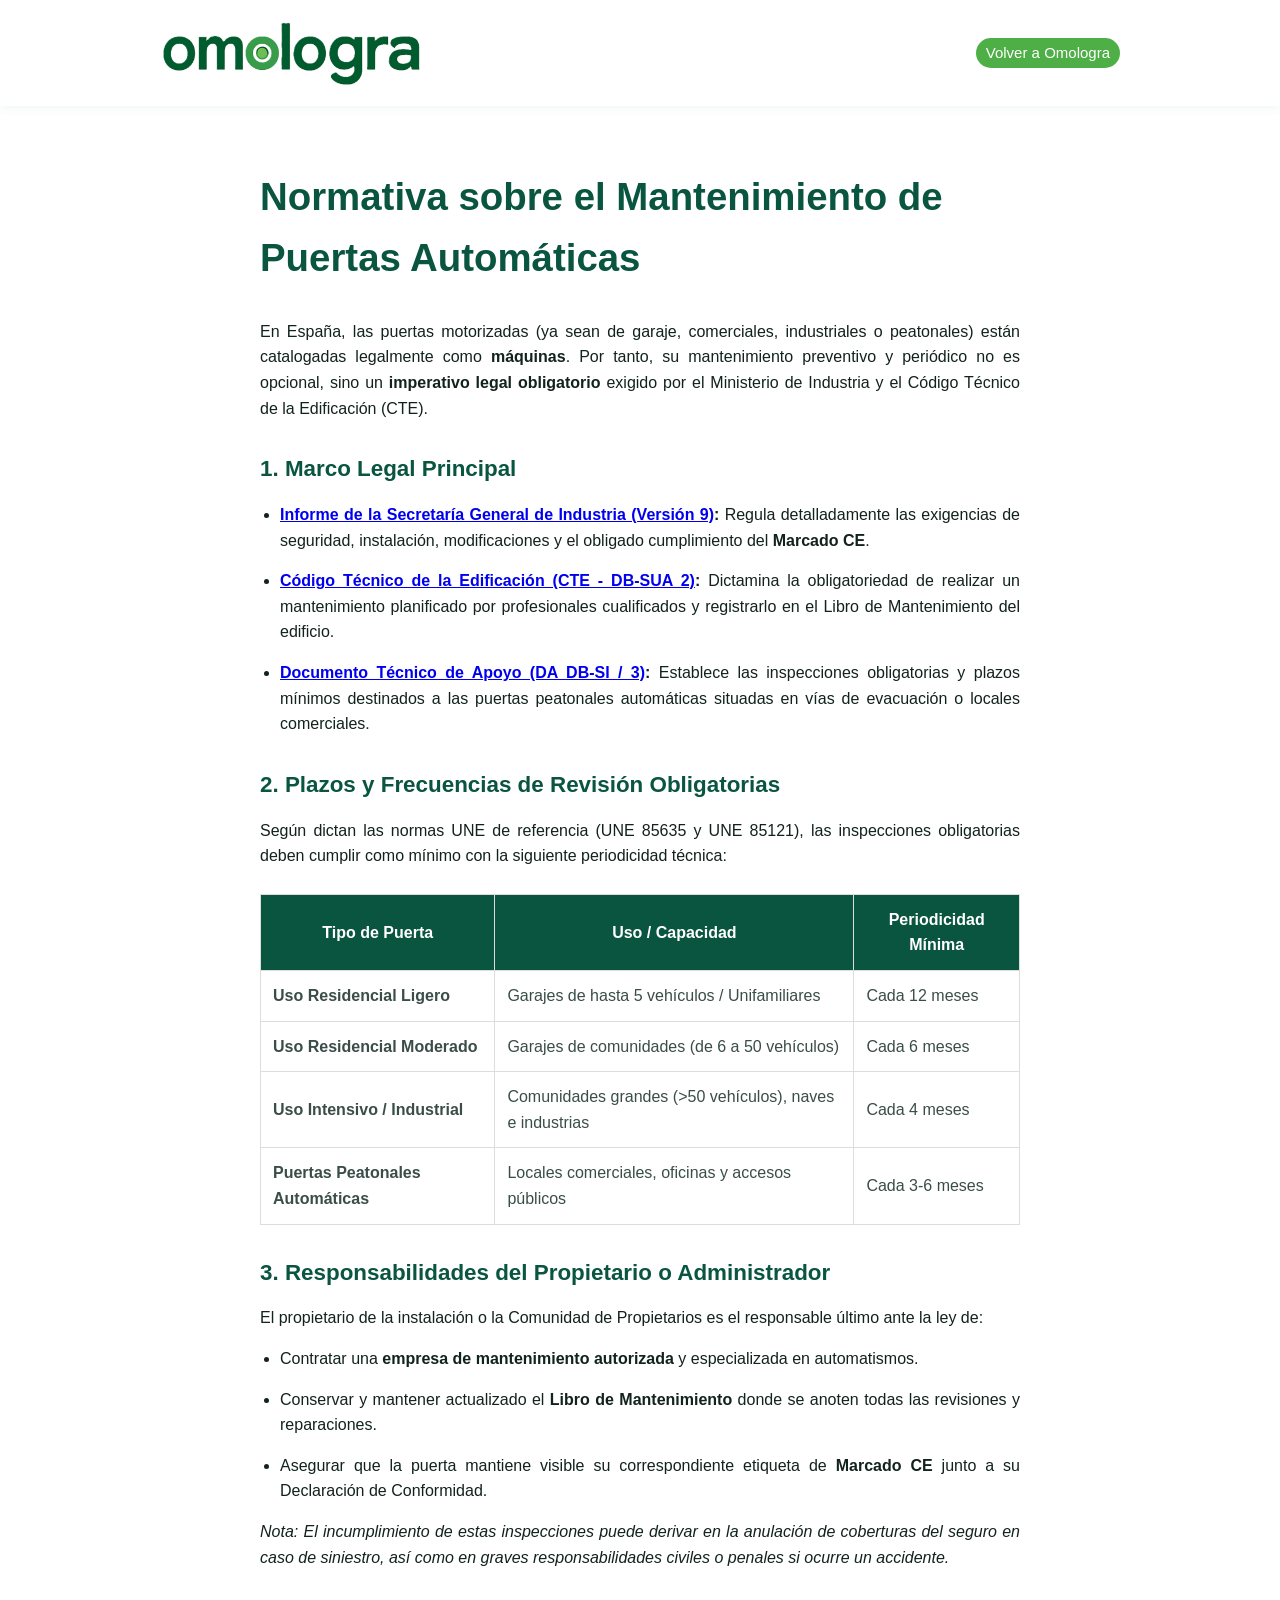
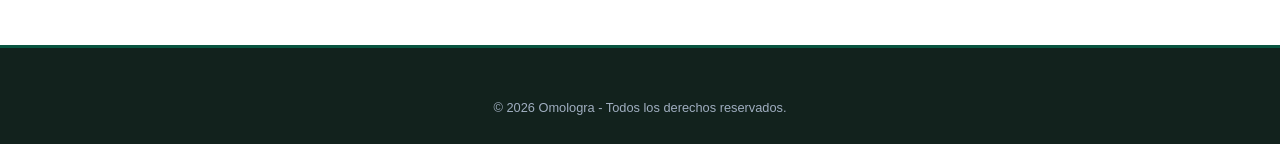
<file: normativa.html>
<!DOCTYPE html>
<html lang="es">
<head>
    <meta charset="UTF-8">
    <meta name="viewport" content="width=device-width, initial-scale=1.0">
    <title>Normativa Mantenimiento Puertas Automáticas - Omologra</title>
    <link rel="stylesheet" href="css/style copy.css"> 
</head>

<body>
    <header class="header">
        <div class="container navbar">
            <div class="logo">
                <a href="#inicio"><img src="img/logo-Omologra.png" alt="Logotipo" class="logo-img"></a>
            </div>
            <nav class="nav">
                <a href="index.html" class="btn-nav1">Volver a Omologra</a>
            </nav>
        </div>
    </header>

    <main class="legal-content">
        <h1>Normativa sobre el Mantenimiento de Puertas Automáticas</h1>
        
        <p>En España, las puertas motorizadas (ya sean de garaje, comerciales, industriales o peatonales) están catalogadas legalmente como <strong>máquinas</strong>. Por tanto, su mantenimiento preventivo y periódico no es opcional, sino un <strong>imperativo legal obligatorio</strong> exigido por el Ministerio de Industria y el Código Técnico de la Edificación (CTE).</p>

        <h2>1. Marco Legal Principal</h2>
            <ul>
                <li><strong><a href="https://industria.gob.es/Calidad-Industrial/seguridadindustrial/productosindustriales/Productos-de-la-Construccion/DocumentosmarcadoCEproductosconstruccion/v9%20GUIA%20puertas%20de%20garaje.pdf" target="_blank" rel="noopener noreferrer">Informe de la Secretaría General de Industria (Versión 9)</a>:</strong> Regula detalladamente las exigencias de seguridad, instalación, modificaciones y el obligado cumplimiento del <strong>Marcado CE</strong>.</li>
                <li><strong><a href="https://www.boe.es/buscar/pdf/2006/BOE-A-2006-5515-consolidado.pdf" target="_blank" rel="noopener noreferrer">Código Técnico de la Edificación (CTE - DB-SUA 2)</a>:</strong> Dictamina la obligatoriedad de realizar un mantenimiento planificado por profesionales cualificados y registrarlo en el Libro de Mantenimiento del edificio.</li>
                <li><strong><a href="https://www.codigotecnico.org/pdf/Documentos/SI/DA_DB-SI_3_-_Mantenimiento_puertas_peatonales_6-2011.pdf" target="_blank" rel="noopener noreferrer">Documento Técnico de Apoyo (DA DB-SI / 3)</a>:</strong> Establece las inspecciones obligatorias y plazos mínimos destinados a las puertas peatonales automáticas situadas en vías de evacuación o locales comerciales.</li>
            </ul>

        <h2>2. Plazos y Frecuencias de Revisión Obligatorias</h2>
        <p>Según dictan las normas UNE de referencia (UNE 85635 y UNE 85121), las inspecciones obligatorias deben cumplir como mínimo con la siguiente periodicidad técnica:</p>

        <table>
            <thead>
                <tr>
                    <th>Tipo de Puerta</th>
                    <th>Uso / Capacidad</th>
                    <th>Periodicidad Mínima</th>
                </tr>
            </thead>
            <tbody>
                <tr>
                    <td><strong>Uso Residencial Ligero</strong></td>
                    <td>Garajes de hasta 5 vehículos / Unifamiliares</td>
                    <td>Cada 12 meses</td>
                </tr>
                <tr>
                    <td><strong>Uso Residencial Moderado</strong></td>
                    <td>Garajes de comunidades (de 6 a 50 vehículos)</td>
                    <td>Cada 6 meses</td>
                </tr>
                <tr>
                    <td><strong>Uso Intensivo / Industrial</strong></td>
                    <td>Comunidades grandes (&gt;50 vehículos), naves e industrias</td>
                    <td>Cada 4 meses</td>
                </tr>
                <tr>
                    <td><strong>Puertas Peatonales Automáticas</strong></td>
                    <td>Locales comerciales, oficinas y accesos públicos</td>
                    <td>Cada 3-6 meses</td>
                </tr>
            </tbody>
        </table>

        <h2>3. Responsabilidades del Propietario o Administrador</h2>
        <p>El propietario de la instalación o la Comunidad de Propietarios es el responsable último ante la ley de:</p>
        <ul>
            <li>Contratar una <strong>empresa de mantenimiento autorizada</strong> y especializada en automatismos.</li>
            <li>Conservar y mantener actualizado el <strong>Libro de Mantenimiento</strong> donde se anoten todas las revisiones y reparaciones.</li>
            <li>Asegurar que la puerta mantiene visible su correspondiente etiqueta de <strong>Marcado CE</strong> junto a su Declaración de Conformidad.</li>
        </ul>
        <p><em>Nota: El incumplimiento de estas inspecciones puede derivar en la anulación de coberturas del seguro en caso de siniestro, así como en graves responsabilidades civiles o penales si ocurre un accidente.</em></p>
    </main>

    <footer class="footer">
        <p>&copy; 2026 Omologra - Todos los derechos reservados.</p>
    </footer>

</body>
</html>
</file>
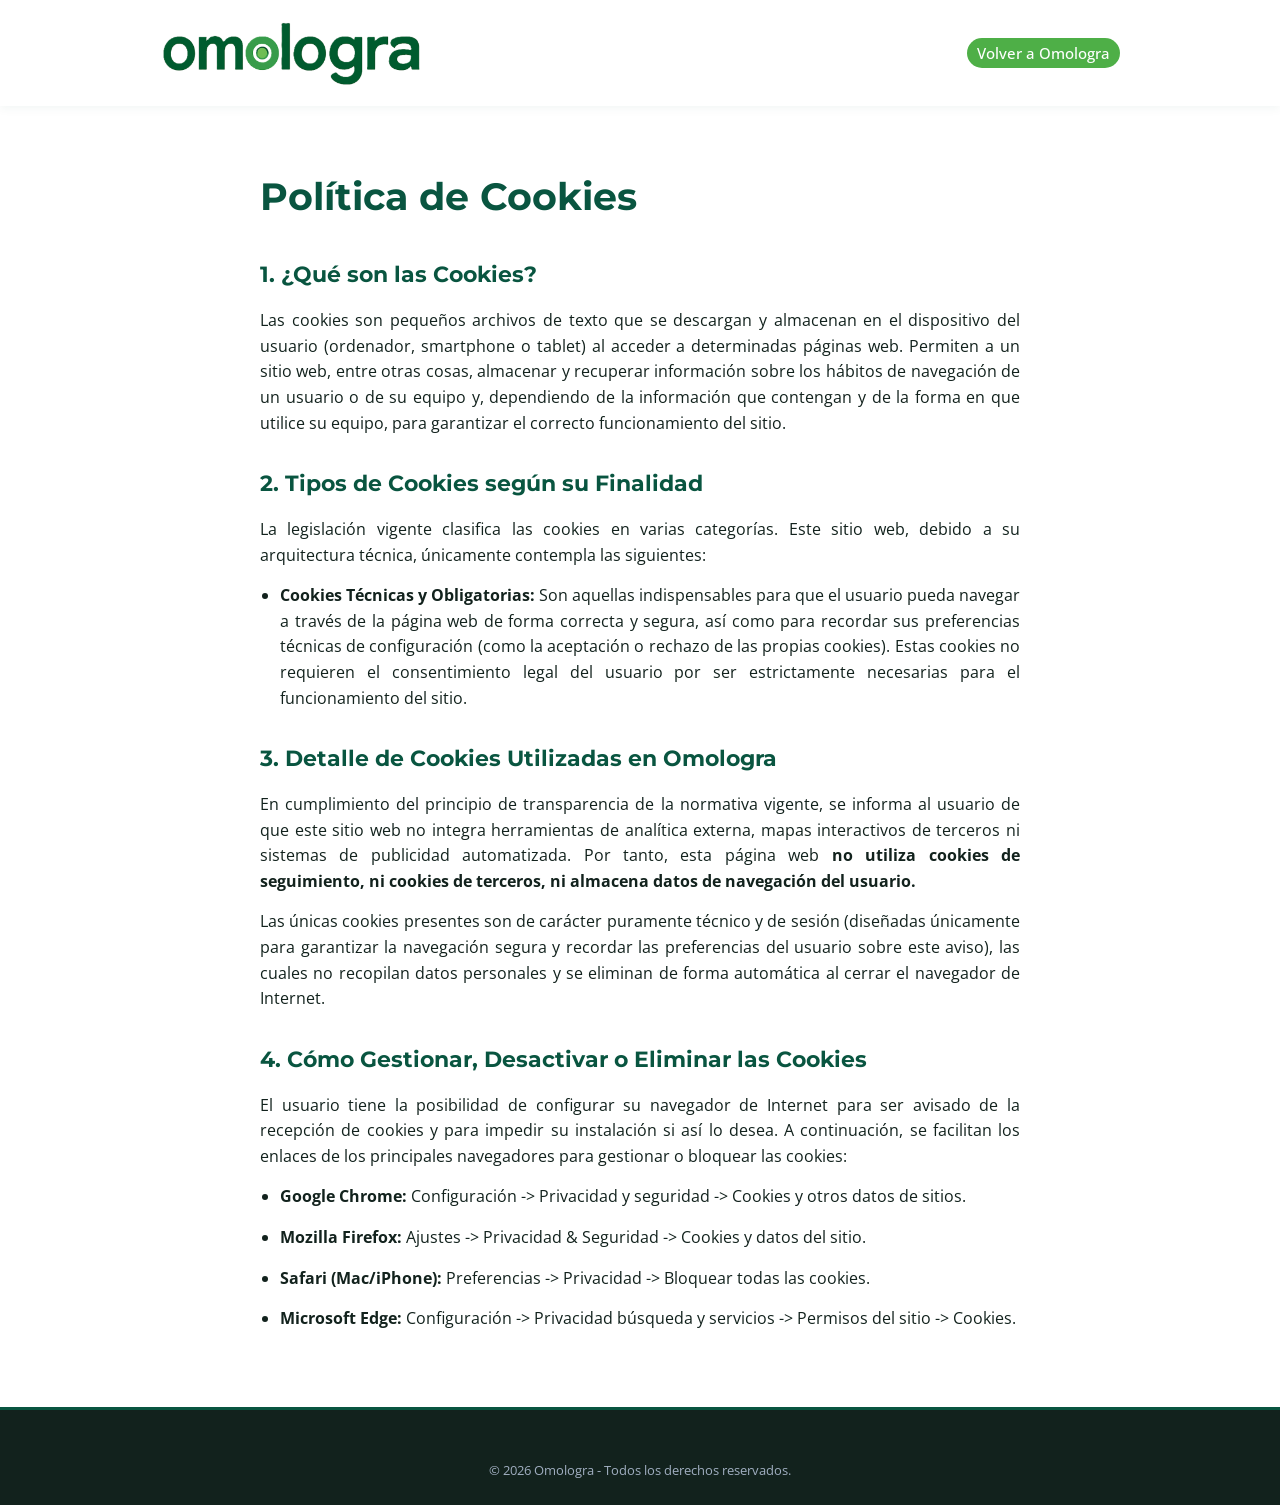
<file: politica-cookies.html>
<!DOCTYPE html>
<html lang="es">
<head>
    <meta charset="UTF-8">
    <meta name="viewport" content="width=device-width, initial-scale=1.0">
    <title>Política de Cookies | NombreEmpresa</title>
    <link rel="icon" href="img/favicon-sf.png" type="image/png" sizes="32x32">
    <link rel="preconnect" href="https://fonts.googleapis.com">
    <link rel="preconnect" href="https://fonts.gstatic.com" crossorigin>
    <link href="https://fonts.googleapis.com/css2?family=Montserrat:wght@500;700&family=Open+Sans:wght@400;600&display=swap" rel="stylesheet">
    <link rel="stylesheet" href="css/style copy.css">
</head>

<body>

    <header class="header">
        <div class="container navbar">
            <div class="logo">
                <a href="#inicio"><img src="img/logo-Omologra.png" alt="Logotipo" class="logo-img"></a>
            </div>
            <nav class="nav">
                <a href="index.html" class="btn-nav1">Volver a Omologra</a>
            </nav>
        </div>
    </header>

    <main class="container legal-content">
        <h1>Política de Cookies</h1>
        
        <h2>1. ¿Qué son las Cookies?</h2>
        <p>Las cookies son pequeños archivos de texto que se descargan y almacenan en el dispositivo del usuario (ordenador, smartphone o tablet) al acceder a determinadas páginas web. Permiten a un sitio web, entre otras cosas, almacenar y recuperar información sobre los hábitos de navegación de un usuario o de su equipo y, dependiendo de la información que contengan y de la forma en que utilice su equipo, para garantizar el correcto funcionamiento del sitio.</p>
        
        <h2>2. Tipos de Cookies según su Finalidad</h2>
        <p>La legislación vigente clasifica las cookies en varias categorías. Este sitio web, debido a su arquitectura técnica, únicamente contempla las siguientes:</p>
        <ul>
            <li><strong>Cookies Técnicas y Obligatorias:</strong> Son aquellas indispensables para que el usuario pueda navegar a través de la página web de forma correcta y segura, así como para recordar sus preferencias técnicas de configuración (como la aceptación o rechazo de las propias cookies). Estas cookies no requieren el consentimiento legal del usuario por ser estrictamente necesarias para el funcionamiento del sitio.</li>
        </ul>

        <h2>3. Detalle de Cookies Utilizadas en Omologra</h2>
        <p>En cumplimiento del principio de transparencia de la normativa vigente, se informa al usuario de que este sitio web no integra herramientas de analítica externa, mapas interactivos de terceros ni sistemas de publicidad automatizada. Por tanto, esta página web <strong>no utiliza cookies de seguimiento, ni cookies de terceros, ni almacena datos de navegación del usuario.</strong></p>
        <p>Las únicas cookies presentes son de carácter puramente técnico y de sesión (diseñadas únicamente para garantizar la navegación segura y recordar las preferencias del usuario sobre este aviso), las cuales no recopilan datos personales y se eliminan de forma automática al cerrar el navegador de Internet.</p>

        <h2>4. Cómo Gestionar, Desactivar o Eliminar las Cookies</h2>
        <p>El usuario tiene la posibilidad de configurar su navegador de Internet para ser avisado de la recepción de cookies y para impedir su instalación si así lo desea. A continuación, se facilitan los enlaces de los principales navegadores para gestionar o bloquear las cookies:</p>
        <ul>
            <li><strong>Google Chrome:</strong> Configuración -> Privacidad y seguridad -> Cookies y otros datos de sitios.</li>
            <li><strong>Mozilla Firefox:</strong> Ajustes -> Privacidad & Seguridad -> Cookies y datos del sitio.</li>
            <li><strong>Safari (Mac/iPhone):</strong> Preferencias -> Privacidad -> Bloquear todas las cookies.</li>
            <li><strong>Microsoft Edge:</strong> Configuración -> Privacidad búsqueda y servicios -> Permisos del sitio -> Cookies.</li>
        </ul>

    </main>

    <!-- PIE DE PÁGINA -->
    <footer class="footer">
        <p>&copy; 2026 Omologra - Todos los derechos reservados.</p>
    </footer>

</body>
</html>
</file>
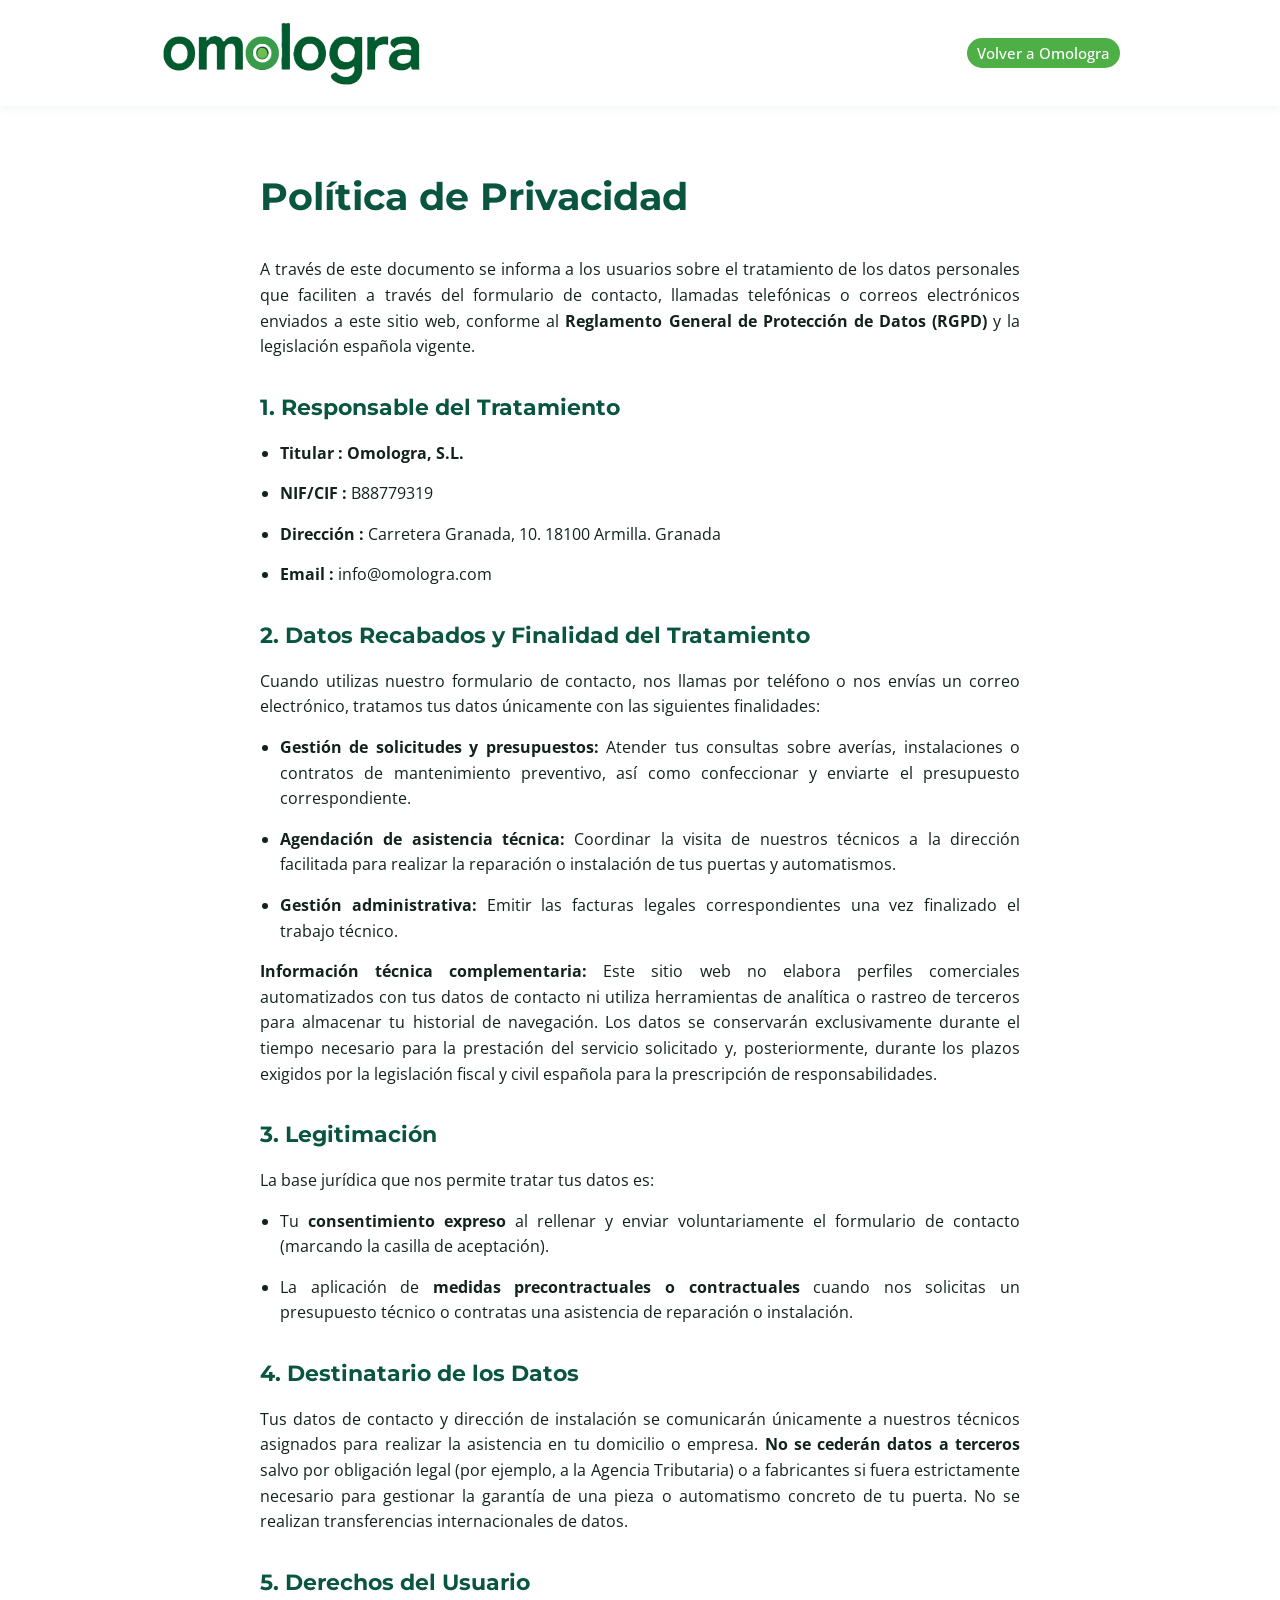
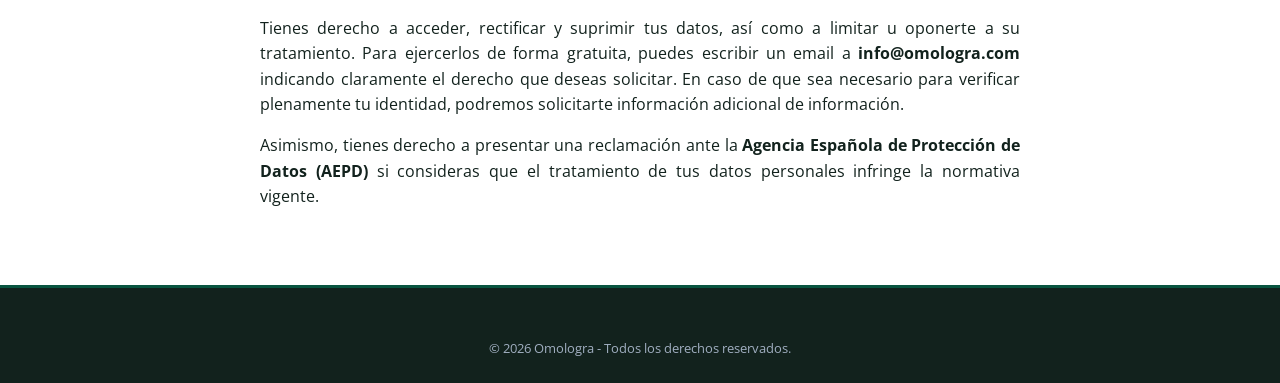
<file: politica-privacidad.html>
<!DOCTYPE html>
<html lang="es">
<head>
    <meta charset="UTF-8">
    <meta name="viewport" content="width=device-width, initial-scale=1.0">
    <title>Política de Privacidad | NombreEmpresa</title>
    <link rel="icon" href="img/favicon-sf.png" type="image/png" sizes="32x32">
    <link rel="preconnect" href="https://fonts.googleapis.com">
    <link rel="preconnect" href="https://fonts.gstatic.com" crossorigin>
    <link href="https://fonts.googleapis.com/css2?family=Montserrat:wght@500;700&family=Open+Sans:wght@400;600&display=swap" rel="stylesheet">
    <link rel="stylesheet" href="css/style copy.css">
</head>

<body>

    <header class="header">
        <div class="container navbar">
            <div class="logo">
                <a href="#inicio"><img src="img/logo-Omologra.png" alt="Logotipo" class="logo-img"></a>
            </div>
            <nav class="nav">
                <a href="index.html" class="btn-nav1">Volver a Omologra</a>
            </nav>
        </div>
    </header>

    <main class="container legal-content">
        <h1>Política de Privacidad</h1>
        <p>A través de este documento se informa a los usuarios sobre el tratamiento de los datos personales que faciliten a través del formulario de contacto, llamadas telefónicas o correos electrónicos enviados a este sitio web, conforme al <strong>Reglamento General de Protección de Datos (RGPD)</strong> y la legislación española vigente.</p>
        
        <h2>1. Responsable del Tratamiento</h2>
        <ul>
            <li><strong>Titular :</strong>  <span class="marca">Omologra, S.L.</span></li>
            <li><strong>NIF/CIF :</strong>  B88779319 </li>
            <li><strong>Dirección :</strong>  Carretera Granada, 10. 18100 Armilla. Granada</li>
            <li><strong>Email :</strong>  info@omologra.com </li>
        </ul>

        <h2>2. Datos Recabados y Finalidad del Tratamiento</h2>
        <p>Cuando utilizas nuestro formulario de contacto, nos llamas por teléfono o nos envías un correo electrónico, tratamos tus datos únicamente con las siguientes finalidades:</p>
        <ul>
            <li><strong>Gestión de solicitudes y presupuestos:</strong> Atender tus consultas sobre averías, instalaciones o contratos de mantenimiento preventivo, así como confeccionar y enviarte el presupuesto correspondiente.</li>
            <li><strong>Agendación de asistencia técnica:</strong> Coordinar la visita de nuestros técnicos a la dirección facilitada para realizar la reparación o instalación de tus puertas y automatismos.</li>
            <li><strong>Gestión administrativa:</strong> Emitir las facturas legales correspondientes una vez finalizado el trabajo técnico.</li>
        </ul>
        <p><strong>Información técnica complementaria:</strong> Este sitio web no elabora perfiles comerciales automatizados con tus datos de contacto ni utiliza herramientas de analítica o rastreo de terceros para almacenar tu historial de navegación. Los datos se conservarán exclusivamente durante el tiempo necesario para la prestación del servicio solicitado y, posteriormente, durante los plazos exigidos por la legislación fiscal y civil española para la prescripción de responsabilidades.</p>
        
        <h2>3. Legitimación</h2>
        <p>La base jurídica que nos permite tratar tus datos es:</p>
            <ul>
                <li>Tu <strong>consentimiento expreso</strong> al rellenar y enviar voluntariamente el formulario de contacto (marcando la casilla de aceptación).</li>
                <li>La aplicación de <strong>medidas precontractuales o contractuales</strong> cuando nos solicitas un presupuesto técnico o contratas una asistencia de reparación o instalación.</li>
            </ul>

        <h2>4. Destinatario de los Datos</h2>
        <p>Tus datos de contacto y dirección de instalación se comunicarán únicamente a nuestros técnicos asignados para realizar la asistencia en tu domicilio o empresa. <strong>No se cederán datos a terceros</strong> salvo por obligación legal (por ejemplo, a la Agencia Tributaria) o a fabricantes si fuera estrictamente necesario para gestionar la garantía de una pieza o automatismo concreto de tu puerta. No se realizan transferencias internacionales de datos.</p>

        <h2>5. Derechos del Usuario</h2>
            <p>Tienes derecho a acceder, rectificar y suprimir tus datos, así como a limitar u oponerte a su tratamiento. Para ejercerlos de forma gratuita, puedes escribir un email a <strong>info@omologra.com</strong> indicando claramente el derecho que deseas solicitar. En caso de que sea necesario para verificar plenamente tu identidad, podremos solicitarte información adicional de información.</p>
            <p>Asimismo, tienes derecho a presentar una reclamación ante la <strong>Agencia Española de Protección de Datos (AEPD)</strong> si consideras que el tratamiento de tus datos personales infringe la normativa vigente.</p>

    </main>

    <!-- PIE DE PÁGINA -->
    <footer class="footer">
        <p>&copy; 2026 Omologra - Todos los derechos reservados.</p>
    </footer>

</body>
</html>
</file>
<file: css/style copy.css>
/* ==========================================================================
   VARIABLES DE DISEÑO (Oficiales de Omologra)
   ========================================================================== */
:root {
    --primary-color: #095540;    /* Verde corporativo principal (Tu marca) */
    --secondary-color: #4EAF47;  /* Verde manzana vibrante (Para botones y llamadas a la acción) */
    --dark-color: #12221D;       /* Verde casi negro muy elegante para títulos oscuros o fondos */
    --light-color: #F7F9F6;      /* Blanco lino/hueso del fondo del logo para secciones alternas */
    --text-color: #3A4D48;       /* Gris verdoso corporativo para una lectura cómoda en párrafos */
    
    /* Variables de Fuentes */
    --font-titles: 'Montserrat', sans-serif;
    --font-body: 'Open Sans', sans-serif;
}

/* ==========================================================================
   ESTILOS GENERALES Y RESET
   ========================================================================== */
* {
    box-sizing: border-box;
    margin: 0;
    padding: 0;
    font-family: var(--font-body);
}

html {
    scroll-behavior: smooth;
}

body {
    background-color: #ffffff;
    color: var(--text-color);
    line-height: 1.6;
}

section {
    scroll-margin-top: 90px; 
}

.container {
    max-width: 1000px;
    margin: 0 auto;
    padding: 0 20px;
}

h1, h2, h3, h4 {
    font-family: var(--font-titles);
    color: var(--dark-color);
    font-weight: 700;
}

h2.section-title {
    text-align: center;
    font-size: clamp(1.5rem, 4vw, 2.2rem);
    margin-bottom: 40px;
    color: var(--primary-color);
}

.marca {
    font-weight: bold;
    color: var(--dark-color);
}

/* ==========================================================================
   PÁGINAS LEGALES Y TABLAS
   ========================================================================== */
.legal-content { padding: 60px 20px; max-width: 800px; margin: 0 auto; }
.legal-content h1 { 
    font-size: clamp(1.6rem, 6vw, 2.4rem);
    margin-bottom: 30px; 
    color: var(--primary-color); 
}
.legal-content h2 { 
    font-size: clamp(1.15rem, 4vw, 1.4rem);
    margin: 30px 0 15px 0; 
    color: var(--primary-color); 
}
.legal-content p, .legal-content li { margin-bottom: 15px; color: var(--dark-color); text-align: justify; }
.legal-content ul { margin-left: 20px; margin-bottom: 15px; }

.legal-content table {
    width: 100%;
    border-collapse: collapse;
    margin: 25px 0;
}
.legal-content th, .legal-content td {
    border: 1px solid #ddd;
    padding: 12px;
    text-align: left;
}
.legal-content th {
    background-color: var(--primary-color);
    color: #ffffff;
    font-family: var(--font-titles);
    text-align: center;
}
.legal-content td {
    color: var(--text-color);
}

.legal-data-list {
    list-style-type: none;
    padding: 0;
    margin: 15px 0;
}
.legal-data-list li {
    font-size: 0.95rem;
    line-height: 1.6;
    margin-bottom: 8px;
    color: var(--text-color);
}

/* ==========================================================================
   CABECERA Y NAVEGACIÓN
   ========================================================================== */
.header {
    background: #ffffff;
    box-shadow: 0 2px 10px rgba(9, 85, 64, 0.06);
    position: sticky;
    top: 0;
    z-index: 100;
    padding: 10px 0;
}

.logo-img {
    height: 70px;
    width: auto;        
    display: block;     
}

.navbar {
    display: flex;
    justify-content: space-between;
    align-items: center;
    padding: 8px 20px;
}

.nav {
    display: flex;
    align-items: center;
    gap: 20px;
}

.nav a {
    color: var(--text-color);
    text-decoration: none;
    font-weight: 500;
    font-size: 15px;
    transition: color 0.2s ease;
}

.nav a:hover {
    color: var(--primary-color); 
}

.btn-nav {
    background-color: var(--primary-color);
    color: white !important;
    padding: 8px 16px;
    border-radius: 4px;
    font-weight: 600;
    transition: background 0.2s ease !important;
}

.btn-nav:hover {
    background: #489c59;
}

.btn-nav1 {
    display: inline-block;
    background: var(--secondary-color);
    color: white !important;
    padding: 3px 10px;
    font-size: 10px;
    text-decoration: none;
    border-radius: 15px;
    transition: background 0.2s ease, transform 0.2s ease, box-shadow 0.2s ease !important;
}

.btn-nav1:hover {
    background: #489c59;
    transform: translateY(-1px);
    box-shadow: 0 3px 8px rgba(0, 0, 0, 0.1);
}

/* ==========================================================================
   HERO SECCIÓN
   ========================================================================== */
.hero {
    background: linear-gradient(135deg, #2c6e5c 0%, #175444 100%);
    padding: 50px 0;
    border-bottom: 3px solid var(--secondary-color);
}

.hero-content {
    display: flex;
    align-items: center;
    justify-content: space-between;
    gap: 40px;
}

.hero-text {
    flex: 1;
    max-width: 50%;
    text-align: left;
}

.hero-text h1 {
    font-size: clamp(1.8rem, 5vw, 2.8rem);
    color: #ffffff; 
    margin-bottom: 20px;
    line-height: 1.2;
}

.hero-text p {
    font-size: clamp(1rem, 2.5vw, 1.15rem);
    color: #e2e8f0;
    margin-bottom: 30px;
}

.hero-buttons a {
    text-decoration: none;
    padding: 12px 24px;
    font-weight: bold;
    border-radius: 6px;
    display: inline-block;
    margin-right: 15px;
    font-family: var(--font-titles);
    transition: all 0.3s ease;
}

.btn-primary { 
    background-color: #3b824a;
    color: white; 
    border: 2px solid transparent;
}

.btn-primary:hover { 
    background-color: #489c59;
    border-color: #ffffff;
    transform: translateY(-2px);
    box-shadow: 0 5px 15px rgba(0, 0, 0, 0.15);
}

.btn-secondary { 
    background-color: #ffffff; 
    color: #175444; 
    border: 2px solid white;
}

.btn-secondary:hover { 
    background-color: rgba(255, 255, 255, 0.9);
    transform: translateY(-2px); 
}

.hero-image {
    flex: 1;
    max-width: 50%;
    display: flex;
    justify-content: center;
}

.hero-image img {
    width: 100%;
    max-width: 450px;
    height: auto;
    object-fit: cover;
    border-radius: 12px;
    box-shadow: 0 15px 30px rgba(9, 85, 64, 0.08);
}

/* ==========================================================================
   SERVICIOS Y COBERTURA
   ========================================================================== */
.services {
    padding: 50px 0;
    background-color: #ffffff;
}

.services-grid {
    display: grid;
    grid-template-columns: repeat(auto-fit, minmax(300px, 1fr));
    gap: 30px;
}

.service-card {
    background: var(--light-color);
    padding: 35px;
    border-radius: 8px;
    border-left: 5px solid var(--primary-color);
    box-shadow: 0 4px 6px rgba(0,0,0,0.01);
    transition: transform 0.3s ease;
}

.service-card:hover {
    transform: translateY(-5px);
    box-shadow: 0 12px 20px rgba(9, 85, 64, 0.06);
}

.service-card h3 { 
    margin-bottom: 15px; 
    color: var(--primary-color);
}

.coverage {
    background: #ffffff;
    padding: 50px 0;
}

.coverage-layout {
    display: flex;
    gap: 30px;
    justify-content: space-between;
    margin-top: 20px;
}

.coverage-box {
    flex: 1;
    padding: 35px;
    background: var(--light-color);
    border-radius: 12px;
    border-top: 4px solid var(--primary-color);
    box-shadow: 0 8px 20px rgba(9, 85, 64, 0.03);
    transition: transform 0.3s ease;
}

.coverage-box:hover {
    transform: translateY(-5px);
}

.coverage-box h3 {
    color: var(--primary-color);
    margin-bottom: 15px;
    font-size: clamp(1.1rem, 3vw, 1.4rem);
    font-family: var(--font-titles);
}

.coverage-box p {
    color: var(--text-color);
    font-size: 1.05rem;
    line-height: 1.6;
}

.horario-destacado {
    font-size: 1.25rem;
    font-weight: 700;
    color: var(--primary-color);
    margin-bottom: 15px;
    display: flex;
    align-items: center;
    gap: 8px;
}

.service-badge {
    background: rgba(9, 85, 64, 0.04);
    padding: 15px 20px;
    border-radius: 8px;
    border-left: 3px solid var(--primary-color);
    display: flex;
    align-items: center;
    gap: 12px;
    margin-top: 15px;
}

.service-badge p {
    font-size: 0.95rem;
    color: var(--text-color);
    margin: 0;
}

.live-dot {
    width: 8px;
    height: 8px;
    background-color: var(--primary-color);
    border-radius: 50%;
    flex-shrink: 0;
}

/* ==========================================================================
   SECCIÓN DE FAQS
   ========================================================================== */
.faqs-section {
    background-color: #ffffff;
    padding: 40px 0;
}

.bloques-wrapper {
    display: grid;
    grid-template-columns: repeat(3, 1fr);
    gap: 25px;
    max-width: 1200px;
    margin: 0 auto;
    padding: 0 15px;
    align-items: start;
}

.bloques {
    width: 100%;
}

.bloques h3 {
    color: var(--dark-color);
    font-size: 1.05rem;
    font-weight: 700;
    margin-top: 0;
    margin-bottom: 12px;
    display: flex;
    align-items: center;
    gap: 6px;
}

.faqs-container {
    width: 100%;
    display: flex;
    flex-direction: column;
    gap: 8px;
    border-left: 3px solid #095543;
    padding-left: 12px;
}

.faq-item {
    background-color: var(--light-color);
    border-left: 2px solid var(--primary-color);
    border-radius: 4px;
    padding: 10px 12px;
    transition: background-color 0.2s ease;
}

.faq-item:hover {
    background-color: #f1f3f5;
}

.faq-question {
    color: var(--dark-color);
    font-size: 0.88rem;
    font-weight: 600;
    cursor: pointer;
    list-style: none;
    display: flex;
    justify-content: space-between;
    align-items: center;
    outline: none;
    line-height: 1.3;
    user-select: none;
}

.faq-question::-webkit-details-marker {
    display: none;
}

.faq-question::after {
    content: 'Ver ▼';
    font-size: 0.75rem;
    font-weight: 500;
    color: #8a9a95; 
white-space: nowrap;
margin-left: 10px;
transition: color 0.2s ease;
}
.faq-item[open] .faq-question::after {
content: 'Ocultar ▲';
color: var(--secondary-color);
}
.faq-answer {
margin-top: 8px;
padding-top: 8px;
border-top: 1px solid rgba(0, 0, 0, 0.05);
}
.faq-answer p {
color: var(--text-color);
font-size: 0.82rem;
line-height: 1.5;
margin: 0;
}
.faq-answer strong {
color: var(--primary-color);
}
/* ==========================================================================
ARQUITECTURA DE MOTORES Y AUTOMATISMOS (ESCAPARATE PREMIUM DE 4 COLUMNAS)
========================================================================== */
.motores-section {
padding: 60px 0;
background-color: var(--light-color);
font-family: var(--font-body);
}
.motores-section .section-title {
font-family: var(--font-titles);
color: var(--primary-color);
text-align: center;
font-size: 2.2rem;
margin-bottom: 12px;
}
.motores-section .section-subtitle {
text-align: center;
color: var(--text-color);
max-width: 700px;
margin: 0 auto 40px auto;
font-size: 1rem;
line-height: 1.5;
}
.motores-filtros-contenedor {
display: flex;
flex-direction: column;
align-items: center;
gap: 20px;
margin-bottom: 50px;
width: 100%;
}
.fila-filtro-superior {
display: flex;
justify-content: center;
}
.fila-filtro-inferior {
display: flex;
flex-direction: row;
justify-content: center;
gap: 30px;
width: 100%;
}
.btn-filtro {
display: flex;
flex-direction: column;
align-items: center;
gap: 12px;
background: none;
border: none;
cursor: pointer;
padding: 5px;
transition: transform 0.2s ease;
}
.btn-filtro:hover {
transform: translateY(-3px);
}
.fila-filtro-superior .btn-filtro {
background-color: transparent;
border: 2px solid var(--primary-color);
padding: 10px 24px;
border-radius: 8px;
transition: all 0.3s ease;
}
.fila-filtro-superior .btn-filtro .btn-leyenda {
color: var(--primary-color);
}
.fila-filtro-superior .btn-filtro.active {
background-color: var(--primary-color);
border-color: var(--primary-color);
}
.fila-filtro-superior .btn-filtro.active .btn-leyenda {
color: #ffffff;
}
.btn-logo-container {
padding: 14px 28px;
border-radius: 8px;
background-color: #ffffff;
border: 1px solid rgba(18, 34, 29, 0.06);
border-top: 4px solid var(--primary-color);
box-shadow: 0 6px 18px rgba(18, 34, 29, 0.04);
display: flex;
align-items: center;
justify-content: center;
transition: all 0.3s ease;
}
.btn-logo-img {
height: 38px;
width: auto;
object-fit: contain;
}
.btn-leyenda {
font-family: var(--font-titles);
font-size: 0.95rem;
font-weight: bold;
color: var(--text-color);
transition: color 0.3s ease;
}
.fila-filtro-inferior .btn-filtro.active .btn-logo-container {
border-top-color: var(--secondary-color) !important;
box-shadow: 0 6px 20px rgba(78, 175, 71, 0.15);
transform: translateY(-2px);
}
.fila-filtro-inferior .btn-filtro.active .btn-leyenda {
color: var(--dark-color);
}
/* Envoltorio modular del catálogo */
.escaparate-wrapper {
width: 100%;
max-width: 1140px;
margin: 0 auto;
display: flex;
flex-direction: column;
gap: 35px;
}
.bloque-familia {
width: 100%;
}
.categoria-label-superior {
font-family: var(--font-titles);
color: var(--text-color);
font-size: 1.25rem;
margin: 30px 0 20px 0;
padding-left: 12px;
border-left: 4px solid var(--primary-color) !important;
font-weight: bold;
width: 100%;
text-align: left;
}
/* La cuadrícula de 4 columnas simétrica */
.motores-grid-cuatro {
display: grid;
grid-template-columns: repeat(4, 1fr);
gap: 20px;
width: 100%;
}

/* Botón de "Ver gama" integrado al final de la propia tarjeta */
.btn-ver-gama-card {
  width: 100%;
  background-color: transparent;
  color: var(--primary-color);
  font-family: var(--font-titles);
  border: none;
  border-top: 1px dashed rgba(18, 34, 29, 0.1);
  padding: 12px;
  font-size: 0.8rem;
  font-weight: bold;
  cursor: pointer;
  text-align: center;
  transition: background-color 0.2s ease;
}

.btn-ver-gama-card:hover {
  background-color: rgba(9, 85, 64, 0.03);
  color: var(--secondary-color);
}

/* Los bloques inferiores que guardan las gamas completas */
.gama-desplegable-bloque {
    width: 100%;
    margin-top: 30px;
    border-top: 1px solid rgba(18, 34, 29, 0.06);
    padding-top: 15px;
    animation: fadeInGama 0.3s ease;
}

@keyframes fadeInGama {
  from { opacity: 0; transform: translateY(-10px); }
  to { opacity: 1; transform: translateY(0); }
}

/* Cuando se despliega la gama inferior */
.gama-desplegable-bloque.abierto {
  margin-top: 30px;
  border-top: 1px solid rgba(18, 34, 29, 0.06);
  padding-top: 15px;
}

/* Estilos de las tarjetas de motores */
.motor-card {
background: #ffffff;
border-radius: 12px;
overflow: hidden;
position: relative;
display: flex;
flex-direction: column;
justify-content: space-between;
transition: transform 0.3s ease, box-shadow 0.3s ease;
border: 1px solid rgba(18, 34, 29, 0.06);
border-top: 4px solid var(--primary-color) !important;
border-left: 1px solid rgba(18, 34, 29, 0.06) !important;
box-shadow: 0 6px 18px rgba(18, 34, 29, 0.04);
width: 100%;
}
.motor-card:hover {
transform: translateY(-5px);
box-shadow: 0 12px 28px rgba(18, 34, 29, 0.08);
border-left-color: var(--secondary-color);
}
.motor-card.oculto {
display: none !important;
}

.badge-marca {
  width: 100%;
  display: flex;         /* Alineación horizontal perfecta del logo y el texto */
  align-items: center;   /* Centrado vertical de los dos elementos */
  gap: 12px;             /* Separación entre la imagen y la palabra */
  padding: 14px 18px;    /* Espacio interno para que respire la cabecera */
  background-color: #ffffff; 
  border-bottom: 1px solid rgba(18, 34, 29, 0.05); /* Fina línea divisoria antes de empezar la foto */
  box-sizing: border-box;
}

.badge-marca .logo-marca-img {
  height: 20px;
  width: auto;
  display: block;
  object-fit: contain;
}

.badge-tipo-texto {
  font-family: var(--font-titles);
  font-size: 0.8rem;
  font-weight: bold;
  text-transform: uppercase;
  color: var(--text-color); /* Hereda tu gris verdoso corporativo */
  letter-spacing: 0.5px;
  border-left: 1px solid rgba(18, 34, 29, 0.15); /* Una sutil línea vertical que separa el logo del texto */
  padding-left: 12px; /* Distancia entre la línea divisoria y la palabra */
}

.marca-dea, .marca-nice {
background-color: #ffffff;
}
.logo-marca-img {
height: 24px;
width: auto;
display: block;
object-fit: contain;
}
.motor-img-placeholder {
width: 100%;
height: 150px;
background-color: #edf1ee;
display: flex;
align-items: center;
justify-content: center;
color: var(--text-color);
font-size: 0.85rem;
padding: 10px;
box-sizing: border-box;
}
.motor-img-placeholder img {
max-width: 100%;
max-height: 100%;
object-fit: contain;
}
.motor-info {
padding: 16px 18px;
display: flex;
flex-direction: column;
flex-grow: 1;
}
.motor-info h3 {
font-family: var(--font-titles);
color: var(--dark-color);
margin: 0 0 6px 0;
font-size: 1.1rem;
line-height: 1.3;
}
.motor-info p {
color: var(--text-color);
font-size: 0.85rem;
line-height: 1.4;
margin-bottom: 16px;
flex-grow: 1;
}
.motor-footer {
display: flex;
justify-content: center;
align-items: center;
margin-top: auto;
border-top: 1px solid rgba(18, 34, 29, 0.06);
padding-top: 12px;
width: 100%;
}
.btn-comprar {
background-color: var(--secondary-color);
color: #ffffff;
font-family: var(--font-titles);
text-decoration: none;
cursor: pointer;
padding: 9px 5px;
border-radius: 6px;
font-weight: bold;
font-size: 0.85rem;
text-align: center;
width: 100%;
display: block;
transition: background-color 0.2s ease, transform 0.2s ease;
border: none;
}
.btn-comprar:hover {
background-color: #3f9639;
transform: translateY(-1px);
}
.ver-mas-bloque-contenedor {
text-align: center;
margin-top: 25px;
width: 100%;
display: flex;
justify-content: center;
}
.btn-ver-gama {
display: inline-block;
background-color: transparent;
color: var(--primary-color);
font-family: var(--font-titles);
border: 2px solid var(--primary-color);
padding: 10px 24px;
font-size: 0.85rem;
font-weight: bold;
border-radius: 8px;
cursor: pointer;
transition: all 0.3s ease;
}
.btn-ver-gama:hover {
background-color: var(--primary-color);
color: #ffffff;
box-shadow: 0 4px 12px rgba(18, 34, 29, 0.08);
transform: translateY(-1px);
}
.motor-card.oculto {
display: none !important;
}
/* ==========================================================================
   FORMULARIO DE CONTACTO
   ========================================================================== */
.contact {
    padding: 50px 0;
    background: #ffffff;
}

.contact-subtitle { text-align: center; margin-bottom: 40px; color: var(--text-color); font-size: 1.1rem; }

.contact-form {
    max-width: 600px;
    margin: 0 auto;
    background: #ffffff;
    padding: 40px;
    border-radius: 8px;
    box-shadow: 0 10px 25px rgba(9, 85, 64, 0.05);
    border: 1px solid rgba(9, 85, 64, 0.08);
}

.form-group {
    margin-bottom: 20px;
}

.form-group label {
    display: block;
    margin-bottom: 8px;
    font-weight: 600;
    font-size: 0.9rem;
    color: var(--dark-color);
}

.form-group input, .form-group textarea {
    width: 100%;
    padding: 12px;
    border: 1px solid #cbd5e0;
    border-radius: 6px;
    font-size: 1rem;
    transition: all 0.3s ease;
}

.form-group input:focus, .form-group textarea:focus {
    outline: none;
    border-color: var(--primary-color);
    box-shadow: 0 0 0 3px rgba(9, 85, 64, 0.15);
}

.btn-submit {
    background: var(--primary-color);
    color: white;
    border: 2px solid transparent;
    padding: 14px 20px;
    font-size: 1rem;
    font-family: var(--font-titles);
    font-weight: bold;
    border-radius: 6px;
    cursor: pointer;
    width: 100%;
    transition: all 0.3s ease;
}

.btn-submit:hover {
    background: #489c59;
    border-color: #ffffff;
    transform: translateY(-2px);
    box-shadow: 0 5px 15px rgba(9, 85, 64, 0.15);
}

.form-legal-checkbox {
  margin-top: 20px;
  margin-bottom: 12px;
  display: flex;
  align-items: flex-start;
}

.form-legal-checkbox input[type="checkbox"] {
  margin-top: 3px;
  cursor: pointer;
  accent-color: var(--primary-color);
}

.form-legal-checkbox label {
  font-size: 14px;
  line-height: 1.4;
  margin-left: 8px;
  cursor: pointer;
  color: var(--dark-color);
}

.form-legal-checkbox a {
  color: var(--primary-color); 
  text-decoration: underline;
  font-weight: 600;
}

.form-legal-checkbox a:hover {
    color: var(--secondary-color);
}

.form-legal-info {
  background-color: var(--light-color);
  border: 1px solid rgba(0, 0, 0, 0.05);
  padding: 12px;
  border-radius: 4px;
  margin-bottom: 20px;
  text-align: left;
}

.form-legal-info p {
  font-size: 11px;
  color: #555555;
  margin: 0 0 6px 0;
}

.form-legal-info p strong {
    color: var(--dark-color);
}

.form-legal-info ul {
  margin: 0;
  padding: 0;
  list-style-type: none;
}

.form-legal-info ul li {
    font-size: 11px;
    color: #666666;
    line-height: 1.4;
    margin-bottom: 3px;
}

.form-legal-info ul li strong {
    color: var(--dark-color);
}

.form-legal-info ul li:last-child {
  margin-bottom: 0;
}

#contacto {
    scroll-margin-top: 180px;
    padding-top: 20px;
}

#contacto-titulo {
    margin-top: 0px;
    margin-bottom: 12px;
    text-align: center;
}

#contacto-texto {
    margin-top: 0px;
    margin-bottom: 30px;
    text-align: center;
    padding: 0 20px;
}

/* ==========================================================================
   FOOTER (PIE DE PÁGINA)
   ========================================================================== */
.footer {
    background-color: var(--dark-color);
    color: #a0aec0;
    padding: 50px 0 25px 0;
    font-size: 0.8rem;
    border-top: 3px solid var(--primary-color);
}

.footer-grid {
    display: grid;
    grid-template-columns: 1fr 1fr;
    gap: 40px;
    align-items: center;
    margin-bottom: 40px;
    max-width: 1100px;
    margin-left: auto;
    margin-right: auto;
    padding: 0 20px;
}

.footer-col h3 {
    color: #ffffff;
    font-size: 1.1rem;
    margin-bottom: 20px;
    text-align: left;
}

.contact-info {
    display: flex;
    flex-direction: column;
    gap: 16px;
    align-items: flex-start;
    text-align: left;
}

.contact-item {
    display: flex;
    align-items: center;
    gap: 12px;
    color: #a0aec0;
    text-decoration: none;
    transition: color 0.2s ease;
}

.contact-item i {
    color: var(--primary-color);
    font-size: 1rem;
    width: 20px;
    text-align: center;
}

.contact-item:hover {
    color: white !important;
}

.spec-location {
    align-items: flex-start;
}

.spec-location i {
    margin-top: 3px;
}

.footer {
    text-align: center;
}
.footer-map {
    width: 100%;
}

.footer-map iframe {
    display: block;
    height: 100%;
    min-height: 200px;
    border-radius: 10px;
}

.footer-bottom {
    border-top: 1px solid #4a5568;
    padding-top: 25px;
    max-width: 1100px;
    margin: 0 auto;
    text-align: center;
}

.footer-links {
    margin-top: 10px;
    display: flex;
    justify-content: center;
    align-items: center;
    gap: 8px;
    flex-wrap: wrap;
}

.footer a {
    color: #a0aec0;
    text-decoration: none;
    font-weight: 400;
    padding: 2px 6px;
    transition: color 0.2s ease, background-color 0.2s ease;
}

.footer a:hover {
    color: white !important;
    background-color: rgba(255,255,255,0.05);
    border-radius: 4px;
}

.footer .separator {
    color: #4a5568;
    font-size: 0.75rem;
    user-select: none;
}

/* ==========================================================================
   BOTÓN VOLVER ARRIBA Y BANNER DE COOKIES
   ========================================================================== */
.scroll-to-top {
    position: fixed;
    bottom: 30px;
    right: 30px;
    width: 50px;
    height: 50px;
    background-color: var(--secondary-color);
    color: #ffffff !important;
    border-radius: 50px;
    display: flex;
    justify-content: center;
    align-items: center;
    text-decoration: none;
    font-size: 22px;
    box-shadow: 0 4px 10px rgba(0, 0, 0, 0.15);
    z-index: 999;
    transition: background-color 0.2s ease, transform 0.2s ease, box-shadow 0.2s ease;
}

.scroll-to-top:hover {
    background-color: var(--primary-color);
    transform: translateY(-3px);
    box-shadow: 0 6px 15px rgba(78, 175, 71, 0.3);
}

.cookie-container {
    position: fixed;
    top: 50%;
    left: 50%;
    transform: translate(-50%, -50%);
    width: 90%;
    max-width: 850px;
    background-color: var(--dark-color);
    box-shadow: 0 10px 30px rgba(0, 0, 0, 0.4);
    border-radius: 8px;
    border: 1px solid rgba(255, 255, 255, 0.1);
    padding: 25px;
    z-index: 9999;
}

.cookie-content {
    display: flex;
    flex-direction: column;
    gap: 15px;
}

.cookie-content p {
    font-size: 14px;
    color: #e2e8f0;
    line-height: 1.5;
    margin: 0;
}

.cookie-content p a {
    color: var(--secondary-color);
    text-decoration: underline;
    font-weight: 600;
}

.cookie-buttons {
    display: flex;
    justify-content: flex-end;
    gap: 12px;
}

.cookie-btn {
    font-family: var(--font-titles);
    font-size: 13px;
    font-weight: 600;
    padding: 10px 22px;
    border-radius: 4px;
    cursor: pointer;
    transition: all 0.2s ease;
    border: 2px solid transparent;
}

.cookie-btn.btn-reject {
    background-color: transparent;
    border-color: #a0aec0;
    color: #e2e8f0;
}

.cookie-btn.btn-reject:hover {
    background-color: rgba(255, 255, 255, 0.08);
    border-color: #ffffff;
    color: #ffffff;
}

.cookie-btn.btn-accept {
    background-color: var(--secondary-color);
    color: #ffffff;
}

.cookie-btn.btn-accept:hover {
    background-color: #3b824a;
}

/* ==========================================================================
   PÁGINA DE GRACIAS
   ========================================================================== */
.thanks-wrapper {
    background-color: #f8f9fa;
    padding: 80px 20px;
    display: flex;
    justify-content: center;
    align-items: center;
    min-height: 60vh;
}

.thanks-card {
    background-color: #ffffff;
    max-width: 600px;
    width: 100%;
    padding: 40px 30px;
    border-radius: 8px;
    box-shadow: 0 4px 15px rgba(0, 0, 0, 0.05);
    border-top: 4px solid var(--primary-color);
    text-align: center;
}

.thanks-icon {
    font-size: 3rem;
    margin-bottom: 15px;
}

.thanks-card h1 {
    color: var(--dark-color);
    font-size: 1.8rem;
    font-weight: 700;
    margin-bottom: 15px;
}

.thanks-card p {
    color: var(--text-color);
    font-size: 1rem;
    line-height: 1.6;
    margin-bottom: 10px;
}

.thanks-card .thanks-highlight {
    background-color: rgba(0, 89, 68, 0.03);
    padding: 15px;
    border-radius: 6px;
    border-left: 3px solid var(--primary-color);
    font-size: 0.95rem;
    text-align: left;
    margin: 25px 0;
}

.thanks-card .thanks-highlight strong {
    color: var(--primary-color);
}

.thanks-actions {
    margin-top: 25px;
}

.btn-back {
    display: inline-block;
    background-color: var(--primary-color);
    color: #ffffff !important;
    text-decoration: none;
    padding: 12px 24px;
    font-size: 0.95rem;
    font-weight: 600;
    border-radius: 4px;
    transition: background-color 0.2s ease;
}

.btn-back:hover {
    background-color: var(--secondary-color);
    text-decoration: none;
}

/* ==========================================================================
   ADAPTACIONES RESPONSIVE COMPLETAS Y SIN CONFLICTOS
   ========================================================================= */
@media (max-width: 992px) {
    .bloques-wrapper {
        grid-template-columns: 1fr;
        gap: 35px;
    }
    .motores-grid-cuatro,
    .gama-completa {
        grid-template-columns: repeat(2, 1fr) !important;
    }
    .gama-completa {
        grid-column: span 2 !important;
    }
}

@media (max-width: 768px) {
    /* Menú móvil Omologra Estructura Real */
    .navbar {
        display: flex !important;
        flex-direction: column !important;
        align-items: center !important;
        padding: 10px 0 !important;
        width: 100% !important;
    }

    .logo-img {
        max-height: 40px !important;
        height: 40px !important;
        width: auto !important;
        margin-bottom: 8px !important;
    }
    
    .nav {
        display: grid !important;
        grid-template-columns: repeat(5, 1fr) !important;
        gap: 6px !important;
        width: 100% !important;
        text-align: center !important;
        padding: 0 10px !important;
        box-sizing: border-box !important;
    }

    .nav a:not(.btn-nav) {
        display: block !important;
        font-size: 0.75rem !important;
        white-space: nowrap !important;
        padding: 4px 0 !important;
    }

    .nav a.btn-nav {
        grid-column: 1 / span 5 !important;
        justify-self: center !important;
        display: inline-block !important;
        width: auto !important;
        min-width: 160px !important;
        padding: 8px 16px !important;
        margin-top: 10px !important;
        font-size: 0.85rem !important;
        border-radius: 6px !important;
        white-space: nowrap !important;
    }

    .nav a.btn-nav1 {
        grid-column: 1 / span 5 !important;
        justify-self: center !important;
        width: fit-content !important;
        padding: 6px 16px !important;
        margin: 8px auto 0 auto !important;
        white-space: nowrap !important;
    }

    /* Coberturas y Hero en móvil */
    .hero-content {
        flex-direction: column-reverse;
        text-align: center;
    }
.hero-text, .hero-image {
max-width: 100%;
}
.hero-text {
text-align: center;
}
.hero-buttons a {
margin: 10px;
}
.coverage-layout {
flex-direction: column;
gap: 20px;
}
.legal-content {
padding: 40px 20px;
}
.legal-content p, .legal-content li {
text-align: left;
}
/* Catálogo de motores en 1 sola columna móvil */
.motores-grid-cuatro,
.gama-completa {
grid-template-columns: 1fr !important;
gap: 25px !important;
}
.gama-completa {
grid-column: span 1 !important;
}
.motor-card {
max-width: 100%;
width: 100%;
}
.categoria-label-superior {
font-size: 1.15rem;
margin: 30px 0 15px 0;
}
/* FAQs y footer en móvil */
.faqs-section {
padding: 40px 0;
}
.faq-item {
padding: 14px 16px;
}
.faq-question {
font-size: 1rem;
}
.faq-question::after {
content: 'Ver  ▼';
font-size: 0.75rem;
}
.faq-item[open] .faq-question::after {
content: 'Cerrar  ▲';
}
.faq-answer p {
font-size: 0.9rem;
}
.footer-grid {
grid-template-columns: 1fr;
gap: 35px;
padding: 0 25px;
}
.footer-col h3 {
text-align: center;
margin-bottom: 25px;
}
.contact-info {
align-items: flex-start;
max-width: 280px;
margin: 0 auto;
text-align: center;
}
.footer-map {
width: 100%;
display: flex;
justify-content: center;
}
.footer-map iframe {
width: 100% !important;
margin: 0 auto;
}
.scroll-to-top {
bottom: 20px;
right: 20px;
width: 38px;
height: 38px;
font-size: 14px;
opacity: 0.85;
}
}
@media (max-width: 600px) {
.cookie-container {
top: 50%;
left: 50%;
transform: translate(-50%, -50%);
width: 92%;
padding: 20px;
}
.cookie-buttons {
flex-direction: column;
width: 100%;
gap: 10px;
}
.cookie-btn {
width: 100%;
text-align: center;
}
}
@media (max-width: 500px) {
.fila-filtro-inferior {
gap: 15px;
}
.btn-logo-container {
padding: 10px 20px;
}
.btn-logo-img {
height: 30px;
}
}
@media (max-width: 480px) {
.footer-links {
flex-direction: column;
gap: 12px;
}
.footer .separator {
display: none;
}
.thanks-wrapper {
padding: 40px 15px;
}
.thanks-card {
padding: 30px 20px;
}
.thanks-card h1 {
font-size: 1.4rem;
}
}

.motor-tag {
  display: inline-block;
  align-self: flex-start; /* Hace que el fondo solo ocupe lo que mide la palabra */
  font-family: var(--font-titles);
  font-size: 0.75rem;
  font-weight: bold;
  text-transform: uppercase;
  color: var(--primary-color); /* Tu verde corporativo principal */
  background-color: rgba(9, 85, 64, 0.05); /* Un fondo verde ligerísimo casi transparente */
  padding: 4px 12px;
  border-radius: 50px; /* Formato píldora redondeada */
  margin-bottom: 10px;
  letter-spacing: 0.5px;
}

/* ==========================================================================
   TARJETAS HORIZONTALES DE GAMA DESPLEGABLE (OMOLOGRA)
   ========================================================================== */
.motores-lista-horizontal {
  display: flex;
  flex-direction: column;
  gap: 16px;
  margin-top: 15px;
}

.card-ficha-horizontal {
  display: grid;
  grid-template-columns: 210px 1fr 220px;
  align-items: center;
  background: #ffffff;
  border: 1px solid rgba(18, 34, 29, 0.08);
  border-top: 4px solid var(--primary-color);
  border-radius: 12px;
  padding: 18px 24px;
  gap: 24px;
  box-shadow: 0 6px 18px rgba(18, 34, 29, 0.04);
  transition: transform 0.2s ease, box-shadow 0.2s ease;
}

.card-ficha-horizontal:hover {
  transform: translateY(-3px);
  box-shadow: 0 12px 28px rgba(18, 34, 29, 0.08);
}

/* Columna 1: Imagen limpia del motor */
.ficha-media {
  position: relative;
  background-color: #edf1ee;
  border-radius: 8px;
  height: 130px;
  display: flex;
  align-items: center;
  justify-content: center;
  padding: 12px;
}

.ficha-media img.producto-img {
  max-width: 100%;
  max-height: 115px;
  object-fit: contain;
}

/* Columna 2: Encabezado (Logo + Título + Etiqueta) y Especificaciones */
.ficha-header-linea {
  display: flex;
  align-items: center;
  gap: 12px;
  margin-bottom: 14px;
  flex-wrap: wrap;
}

.logo-marca-inline {
  height: 20px;
  width: auto;
  object-fit: contain;
  padding-right: 12px;
  border-right: 1px solid rgba(18, 34, 29, 0.15);
}

.ficha-header-linea h3 {
  font-family: var(--font-titles);
  color: var(--dark-color);
  margin: 0;
  font-size: 1.2rem;
}

.badge-uso {
  font-family: var(--font-titles);
  font-size: 0.72rem;
  font-weight: 700;
  text-transform: uppercase;
  padding: 4px 10px;
  border-radius: 50px;
  background-color: rgba(9, 85, 64, 0.08);
  color: var(--primary-color);
  letter-spacing: 0.4px;
}

.ficha-specs-grid {
  display: grid;
  grid-template-columns: repeat(2, 1fr);
  gap: 10px 20px;
}

.spec-pill {
  display: flex;
  align-items: center;
  gap: 10px;
  font-size: 0.88rem;
}

.spec-pill .icono {
  background-color: var(--light-color);
  border: 1px solid rgba(9, 85, 64, 0.12);
  width: 30px;
  height: 30px;
  border-radius: 6px;
  display: flex;
  align-items: center;
  justify-content: center;
  font-size: 14px;
  flex-shrink: 0;
}

.spec-pill .datos span {
  display: block;
  font-size: 0.75rem;
  color: var(--text-color);
}

.spec-pill .datos strong {
  color: var(--dark-color);
  font-weight: 700;
}

/* Columna 3: Botón Presupuesto */
.ficha-accion {
  border-left: 1px solid rgba(18, 34, 29, 0.08);
  padding-left: 20px;
  display: flex;
  flex-direction: column;
  align-items: stretch;
  text-align: center;
  gap: 8px;
}

/* Adaptación a móviles */
@media (max-width: 850px) {
  .card-ficha-horizontal {
    grid-template-columns: 1fr;
  }
  .ficha-accion {
    border-left: none;
    border-top: 1px solid rgba(18, 34, 29, 0.08);
    padding-left: 0;
    padding-top: 15px;
  }
}
</file>
<file: css/style.css>
/* ==========================================================================
   VARIABLES DE DISEÑO (Oficiales de Omologra)
   ========================================================================== */
:root {
    --primary-color: #095540;    /* Verde corporativo principal (Tu marca) */
    --secondary-color: #4EAF47;  /* Verde manzana vibrante (Para botones y llamadas a la acción) */
    --dark-color: #12221D;       /* Verde casi negro muy elegante para títulos oscuros o fondos */
    --light-color: #F7F9F6;      /* Blanco lino/hueso del fondo del logo para secciones alternas */
    --text-color: #3A4D48;       /* Gris verdoso corporativo para una lectura cómoda en párrafos */
    
    /* Variables de Fuentes */
    --font-titles: 'Montserrat', sans-serif;
    --font-body: 'Open Sans', sans-serif;
}

/* ==========================================================================
   ESTILOS GENERALES Y RESET
   ========================================================================== */
* {
    box-sizing: border-box;
    margin: 0;
    padding: 0;
    font-family: var(--font-body);
}

html {
    scroll-behavior: smooth;
}

body {
    background-color: #ffffff;
    color: var(--text-color);
    line-height: 1.6;
}

section {
    scroll-margin-top: 90px; 
}

.container {
    max-width: 1000px;
    margin: 0 auto;
    padding: 0 20px;
}

h1, h2, h3, h4 {
    font-family: var(--font-titles);
    color: var(--dark-color);
    font-weight: 700;
}

h2.section-title {
    text-align: center;
    font-size: clamp(1.5rem, 4vw, 2.2rem);
    margin-bottom: 40px;
    color: var(--primary-color);
}

.marca {
    font-weight: bold;
    color: var(--dark-color);
}

/* ==========================================================================
   PÁGINAS LEGALES Y TABLAS
   ========================================================================== */
.legal-content { padding: 60px 20px; max-width: 800px; margin: 0 auto; }
.legal-content h1 { 
    font-size: clamp(1.6rem, 6vw, 2.4rem);
    margin-bottom: 30px; 
    color: var(--primary-color); 
}
.legal-content h2 { 
    font-size: clamp(1.15rem, 4vw, 1.4rem);
    margin: 30px 0 15px 0; 
    color: var(--primary-color); 
}
.legal-content p, .legal-content li { margin-bottom: 15px; color: var(--dark-color); text-align: justify; }
.legal-content ul { margin-left: 20px; margin-bottom: 15px; }

.legal-content table {
    width: 100%;
    border-collapse: collapse;
    margin: 25px 0;
}
.legal-content th, .legal-content td {
    border: 1px solid #ddd;
    padding: 12px;
    text-align: left;
}
.legal-content th {
    background-color: var(--primary-color);
    color: #ffffff;
    font-family: var(--font-titles);
    text-align: center;
}
.legal-content td {
    color: var(--text-color);
}

.legal-data-list {
    list-style-type: none;
    padding: 0;
    margin: 15px 0;
}
.legal-data-list li {
    font-size: 0.95rem;
    line-height: 1.6;
    margin-bottom: 8px;
    color: var(--text-color);
}

/* ==========================================================================
   CABECERA Y NAVEGACIÓN
   ========================================================================== */
.header {
    background: #ffffff;
    box-shadow: 0 2px 10px rgba(9, 85, 64, 0.06);
    position: sticky;
    top: 0;
    z-index: 100;
    padding: 10px 0;
}

.logo-img {
    height: 70px;
    width: auto;        
    display: block;     
}

.navbar {
    display: flex;
    justify-content: space-between;
    align-items: center;
    padding: 8px 20px;
}

.nav {
    display: flex;
    align-items: center;
    gap: 20px;
}

.nav a {
    color: var(--text-color);
    text-decoration: none;
    font-weight: 500;
    font-size: 15px;
    transition: color 0.2s ease;
}

.nav a:hover {
    color: var(--primary-color); 
}

.btn-nav {
    background-color: var(--primary-color);
    color: white !important;
    padding: 8px 16px;
    border-radius: 4px;
    font-weight: 600;
    transition: background 0.2s ease !important;
}

.btn-nav:hover {
    background: #489c59;
}

.btn-nav1 {
    display: inline-block;
    background: var(--secondary-color);
    color: white !important;
    padding: 3px 10px;
    font-size: 10px;
    text-decoration: none;
    border-radius: 15px;
    transition: background 0.2s ease, transform 0.2s ease, box-shadow 0.2s ease !important;
}

.btn-nav1:hover {
    background: #489c59;
    transform: translateY(-1px);
    box-shadow: 0 3px 8px rgba(0, 0, 0, 0.1);
}

/* ==========================================================================
   HERO SECCIÓN
   ========================================================================== */
.hero {
    background: linear-gradient(135deg, #2c6e5c 0%, #175444 100%);
    padding: 50px 0;
    border-bottom: 3px solid var(--secondary-color);
}

.hero-content {
    display: flex;
    align-items: center;
    justify-content: space-between;
    gap: 40px;
}

.hero-text {
    flex: 1;
    max-width: 50%;
    text-align: left;
}

.hero-text h1 {
    font-size: clamp(1.8rem, 5vw, 2.8rem);
    color: #ffffff; 
    margin-bottom: 20px;
    line-height: 1.2;
}

.hero-text p {
    font-size: clamp(1rem, 2.5vw, 1.15rem);
    color: #e2e8f0;
    margin-bottom: 30px;
}

.hero-buttons a {
    text-decoration: none;
    padding: 12px 24px;
    font-weight: bold;
    border-radius: 6px;
    display: inline-block;
    margin-right: 15px;
    font-family: var(--font-titles);
    transition: all 0.3s ease;
}

.btn-primary { 
    background-color: #3b824a;
    color: white; 
    border: 2px solid transparent;
}

.btn-primary:hover { 
    background-color: #489c59;
    border-color: #ffffff;
    transform: translateY(-2px);
    box-shadow: 0 5px 15px rgba(0, 0, 0, 0.15);
}

.btn-secondary { 
    background-color: #ffffff; 
    color: #175444; 
    border: 2px solid white;
}

.btn-secondary:hover { 
    background-color: rgba(255, 255, 255, 0.9);
    transform: translateY(-2px); 
}

.hero-image {
    flex: 1;
    max-width: 50%;
    display: flex;
    justify-content: center;
}

.hero-image img {
    width: 100%;
    max-width: 450px;
    height: auto;
    object-fit: cover;
    border-radius: 12px;
    box-shadow: 0 15px 30px rgba(9, 85, 64, 0.08);
}

/* ==========================================================================
   SERVICIOS Y COBERTURA
   ========================================================================== */
.services {
    padding: 50px 0;
    background-color: #ffffff;
}

.services-grid {
    display: grid;
    grid-template-columns: repeat(auto-fit, minmax(300px, 1fr));
    gap: 30px;
}

.service-card {
    background: var(--light-color);
    padding: 35px;
    border-radius: 8px;
    border-left: 5px solid var(--primary-color);
    box-shadow: 0 4px 6px rgba(0,0,0,0.01);
    transition: transform 0.3s ease;
}

.service-card:hover {
    transform: translateY(-5px);
    box-shadow: 0 12px 20px rgba(9, 85, 64, 0.06);
}

.service-card h3 { 
    margin-bottom: 15px; 
    color: var(--primary-color);
}

.coverage {
    background: #ffffff;
    padding: 50px 0;
}

.coverage-layout {
    display: flex;
    gap: 30px;
    justify-content: space-between;
    margin-top: 20px;
}

.coverage-box {
    flex: 1;
    padding: 35px;
    background: var(--light-color);
    border-radius: 12px;
    border-top: 4px solid var(--primary-color);
    box-shadow: 0 8px 20px rgba(9, 85, 64, 0.03);
    transition: transform 0.3s ease;
}

.coverage-box:hover {
    transform: translateY(-5px);
}

.coverage-box h3 {
    color: var(--primary-color);
    margin-bottom: 15px;
    font-size: clamp(1.1rem, 3vw, 1.4rem);
    font-family: var(--font-titles);
}

.coverage-box p {
    color: var(--text-color);
    font-size: 1.05rem;
    line-height: 1.6;
}

.horario-destacado {
    font-size: 1.25rem;
    font-weight: 700;
    color: var(--primary-color);
    margin-bottom: 15px;
    display: flex;
    align-items: center;
    gap: 8px;
}

.service-badge {
    background: rgba(9, 85, 64, 0.04);
    padding: 15px 20px;
    border-radius: 8px;
    border-left: 3px solid var(--primary-color);
    display: flex;
    align-items: center;
    gap: 12px;
    margin-top: 15px;
}

.service-badge p {
    font-size: 0.95rem;
    color: var(--text-color);
    margin: 0;
}

.live-dot {
    width: 8px;
    height: 8px;
    background-color: var(--primary-color);
    border-radius: 50%;
    flex-shrink: 0;
}

/* ==========================================================================
   SECCIÓN DE FAQS
   ========================================================================== */
.faqs-section {
    background-color: #ffffff;
    padding: 40px 0;
}

.bloques-wrapper {
    display: grid;
    grid-template-columns: repeat(3, 1fr);
    gap: 25px;
    max-width: 1200px;
    margin: 0 auto;
    padding: 0 15px;
    align-items: start;
}

.bloques {
    width: 100%;
}

.bloques h3 {
    color: var(--dark-color);
    font-size: 1.05rem;
    font-weight: 700;
    margin-top: 0;
    margin-bottom: 12px;
    display: flex;
    align-items: center;
    gap: 6px;
}

.faqs-container {
    width: 100%;
    display: flex;
    flex-direction: column;
    gap: 8px;
    border-left: 3px solid #095543;
    padding-left: 12px;
}

.faq-item {
    background-color: var(--light-color);
    border-left: 2px solid var(--primary-color);
    border-radius: 4px;
    padding: 10px 12px;
    transition: background-color 0.2s ease;
}

.faq-item:hover {
    background-color: #f1f3f5;
}

.faq-question {
    color: var(--dark-color);
    font-size: 0.88rem;
    font-weight: 600;
    cursor: pointer;
    list-style: none;
    display: flex;
    justify-content: space-between;
    align-items: center;
    outline: none;
    line-height: 1.3;
    user-select: none;
}

.faq-question::-webkit-details-marker {
    display: none;
}

.faq-question::after {
    content: 'Ver ▼';
    font-size: 0.75rem;
    font-weight: 500;
    color: #8a9a95; 
white-space: nowrap;
margin-left: 10px;
transition: color 0.2s ease;
}
.faq-item[open] .faq-question::after {
content: 'Ocultar ▲';
color: var(--secondary-color);
}
.faq-answer {
margin-top: 8px;
padding-top: 8px;
border-top: 1px solid rgba(0, 0, 0, 0.05);
}
.faq-answer p {
color: var(--text-color);
font-size: 0.82rem;
line-height: 1.5;
margin: 0;
}
.faq-answer strong {
color: var(--primary-color);
}
/* ==========================================================================
ARQUITECTURA DE MOTORES Y AUTOMATISMOS (ESCAPARATE PREMIUM DE 4 COLUMNAS)
========================================================================== */
.motores-section {
padding: 60px 0;
background-color: var(--light-color);
font-family: var(--font-body);
}
.motores-section .section-title {
font-family: var(--font-titles);
color: var(--primary-color);
text-align: center;
font-size: 2.2rem;
margin-bottom: 12px;
}
.motores-section .section-subtitle {
text-align: center;
color: var(--text-color);
max-width: 700px;
margin: 0 auto 40px auto;
font-size: 1rem;
line-height: 1.5;
}
.motores-filtros-contenedor {
display: flex;
flex-direction: column;
align-items: center;
gap: 20px;
margin-bottom: 50px;
width: 100%;
}
.fila-filtro-superior {
display: flex;
justify-content: center;
}
.fila-filtro-inferior {
display: flex;
flex-direction: row;
justify-content: center;
gap: 30px;
width: 100%;
}
.btn-filtro {
display: flex;
flex-direction: column;
align-items: center;
gap: 12px;
background: none;
border: none;
cursor: pointer;
padding: 5px;
transition: transform 0.2s ease;
}
.btn-filtro:hover {
transform: translateY(-3px);
}
.fila-filtro-superior .btn-filtro {
background-color: transparent;
border: 2px solid var(--primary-color);
padding: 10px 24px;
border-radius: 8px;
transition: all 0.3s ease;
}
.fila-filtro-superior .btn-filtro .btn-leyenda {
color: var(--primary-color);
}
.fila-filtro-superior .btn-filtro.active {
background-color: var(--primary-color);
border-color: var(--primary-color);
}
.fila-filtro-superior .btn-filtro.active .btn-leyenda {
color: #ffffff;
}
.btn-logo-container {
padding: 14px 28px;
border-radius: 8px;
background-color: #ffffff;
border: 1px solid rgba(18, 34, 29, 0.06);
border-top: 4px solid var(--primary-color);
box-shadow: 0 6px 18px rgba(18, 34, 29, 0.04);
display: flex;
align-items: center;
justify-content: center;
transition: all 0.3s ease;
}
.btn-logo-img {
height: 38px;
width: auto;
object-fit: contain;
}
.btn-leyenda {
font-family: var(--font-titles);
font-size: 0.95rem;
font-weight: bold;
color: var(--text-color);
transition: color 0.3s ease;
}
.fila-filtro-inferior .btn-filtro.active .btn-logo-container {
border-top-color: var(--secondary-color) !important;
box-shadow: 0 6px 20px rgba(78, 175, 71, 0.15);
transform: translateY(-2px);
}
.fila-filtro-inferior .btn-filtro.active .btn-leyenda {
color: var(--dark-color);
}
/* Envoltorio modular del catálogo */
.escaparate-wrapper {
width: 100%;
max-width: 1140px;
margin: 0 auto;
display: flex;
flex-direction: column;
gap: 35px;
}
.bloque-familia {
width: 100%;
}
.categoria-label-superior {
font-family: var(--font-titles);
color: var(--text-color);
font-size: 1.25rem;
margin: 30px 0 20px 0;
padding-left: 12px;
border-left: 4px solid var(--primary-color) !important;
font-weight: bold;
width: 100%;
text-align: left;
}
/* La cuadrícula de 4 columnas simétrica */
.motores-grid-cuatro {
display: grid;
grid-template-columns: repeat(4, 1fr);
gap: 20px;
width: 100%;
}

/* Botón de "Ver gama" integrado al final de la propia tarjeta */
.btn-ver-gama-card {
  width: 100%;
  background-color: transparent;
  color: var(--primary-color);
  font-family: var(--font-titles);
  border: none;
  border-top: 1px dashed rgba(18, 34, 29, 0.1);
  padding: 12px;
  font-size: 0.8rem;
  font-weight: bold;
  cursor: pointer;
  text-align: center;
  transition: background-color 0.2s ease;
}

.btn-ver-gama-card:hover {
  background-color: rgba(9, 85, 64, 0.03);
  color: var(--secondary-color);
}

/* Los bloques inferiores que guardan las gamas completas */
.gama-desplegable-bloque {
  max-height: 0; /* Nacen cerrados con altura cero */
  overflow: hidden;
  transition: max-height 0.4s ease-out, margin-top 0.4s ease-out;
  width: 100%;
}

/* Cuando se despliega la gama inferior */
.gama-desplegable-bloque.abierto {
  margin-top: 30px;
  border-top: 1px solid rgba(18, 34, 29, 0.06);
  padding-top: 15px;
}

/* Estilos de las tarjetas de motores */
.motor-card {
background: #ffffff;
border-radius: 12px;
overflow: hidden;
position: relative;
display: flex;
flex-direction: column;
justify-content: space-between;
transition: transform 0.3s ease, box-shadow 0.3s ease;
border: 1px solid rgba(18, 34, 29, 0.06);
border-top: 4px solid var(--primary-color) !important;
border-left: 1px solid rgba(18, 34, 29, 0.06) !important;
box-shadow: 0 6px 18px rgba(18, 34, 29, 0.04);
width: 100%;
}
.motor-card:hover {
transform: translateY(-5px);
box-shadow: 0 12px 28px rgba(18, 34, 29, 0.08);
border-left-color: var(--secondary-color);
}
.motor-card.oculto {
display: none !important;
}

.badge-marca {
  width: 100%;
  display: flex;         /* Alineación horizontal perfecta del logo y el texto */
  align-items: center;   /* Centrado vertical de los dos elementos */
  gap: 12px;             /* Separación entre la imagen y la palabra */
  padding: 14px 18px;    /* Espacio interno para que respire la cabecera */
  background-color: #ffffff; 
  border-bottom: 1px solid rgba(18, 34, 29, 0.05); /* Fina línea divisoria antes de empezar la foto */
  box-sizing: border-box;
}

.badge-marca .logo-marca-img {
  height: 20px;
  width: auto;
  display: block;
  object-fit: contain;
}

.badge-tipo-texto {
  font-family: var(--font-titles);
  font-size: 0.8rem;
  font-weight: bold;
  text-transform: uppercase;
  color: var(--text-color); /* Hereda tu gris verdoso corporativo */
  letter-spacing: 0.5px;
  border-left: 1px solid rgba(18, 34, 29, 0.15); /* Una sutil línea vertical que separa el logo del texto */
  padding-left: 12px; /* Distancia entre la línea divisoria y la palabra */
}

.marca-dea, .marca-nice {
background-color: #ffffff;
}
.logo-marca-img {
height: 24px;
width: auto;
display: block;
object-fit: contain;
}
.motor-img-placeholder {
width: 100%;
height: 150px;
background-color: #edf1ee;
display: flex;
align-items: center;
justify-content: center;
color: var(--text-color);
font-size: 0.85rem;
padding: 10px;
box-sizing: border-box;
}
.motor-img-placeholder img {
max-width: 100%;
max-height: 100%;
object-fit: contain;
}
.motor-info {
padding: 16px 18px;
display: flex;
flex-direction: column;
flex-grow: 1;
}
.motor-info h3 {
font-family: var(--font-titles);
color: var(--dark-color);
margin: 0 0 6px 0;
font-size: 1.1rem;
line-height: 1.3;
}
.motor-info p {
color: var(--text-color);
font-size: 0.85rem;
line-height: 1.4;
margin-bottom: 16px;
flex-grow: 1;
}
.motor-footer {
display: flex;
justify-content: center;
align-items: center;
margin-top: auto;
border-top: 1px solid rgba(18, 34, 29, 0.06);
padding-top: 12px;
width: 100%;
}
.btn-comprar {
background-color: var(--secondary-color);
color: #ffffff;
font-family: var(--font-titles);
text-decoration: none;
cursor: pointer;
padding: 9px 5px;
border-radius: 6px;
font-weight: bold;
font-size: 0.85rem;
text-align: center;
width: 100%;
display: block;
transition: background-color 0.2s ease, transform 0.2s ease;
border: none;
}
.btn-comprar:hover {
background-color: #3f9639;
transform: translateY(-1px);
}
.ver-mas-bloque-contenedor {
text-align: center;
margin-top: 25px;
width: 100%;
display: flex;
justify-content: center;
}
.btn-ver-gama {
display: inline-block;
background-color: transparent;
color: var(--primary-color);
font-family: var(--font-titles);
border: 2px solid var(--primary-color);
padding: 10px 24px;
font-size: 0.85rem;
font-weight: bold;
border-radius: 8px;
cursor: pointer;
transition: all 0.3s ease;
}
.btn-ver-gama:hover {
background-color: var(--primary-color);
color: #ffffff;
box-shadow: 0 4px 12px rgba(18, 34, 29, 0.08);
transform: translateY(-1px);
}
.motor-card.oculto {
display: none !important;
}
/* ==========================================================================
   FORMULARIO DE CONTACTO
   ========================================================================== */
.contact {
    padding: 50px 0;
    background: #ffffff;
}

.contact-subtitle { text-align: center; margin-bottom: 40px; color: var(--text-color); font-size: 1.1rem; }

.contact-form {
    max-width: 600px;
    margin: 0 auto;
    background: #ffffff;
    padding: 40px;
    border-radius: 8px;
    box-shadow: 0 10px 25px rgba(9, 85, 64, 0.05);
    border: 1px solid rgba(9, 85, 64, 0.08);
}

.form-group {
    margin-bottom: 20px;
}

.form-group label {
    display: block;
    margin-bottom: 8px;
    font-weight: 600;
    font-size: 0.9rem;
    color: var(--dark-color);
}

.form-group input, .form-group textarea {
    width: 100%;
    padding: 12px;
    border: 1px solid #cbd5e0;
    border-radius: 6px;
    font-size: 1rem;
    transition: all 0.3s ease;
}

.form-group input:focus, .form-group textarea:focus {
    outline: none;
    border-color: var(--primary-color);
    box-shadow: 0 0 0 3px rgba(9, 85, 64, 0.15);
}

.btn-submit {
    background: var(--primary-color);
    color: white;
    border: 2px solid transparent;
    padding: 14px 20px;
    font-size: 1rem;
    font-family: var(--font-titles);
    font-weight: bold;
    border-radius: 6px;
    cursor: pointer;
    width: 100%;
    transition: all 0.3s ease;
}

.btn-submit:hover {
    background: #489c59;
    border-color: #ffffff;
    transform: translateY(-2px);
    box-shadow: 0 5px 15px rgba(9, 85, 64, 0.15);
}

.form-legal-checkbox {
  margin-top: 20px;
  margin-bottom: 12px;
  display: flex;
  align-items: flex-start;
}

.form-legal-checkbox input[type="checkbox"] {
  margin-top: 3px;
  cursor: pointer;
  accent-color: var(--primary-color);
}

.form-legal-checkbox label {
  font-size: 14px;
  line-height: 1.4;
  margin-left: 8px;
  cursor: pointer;
  color: var(--dark-color);
}

.form-legal-checkbox a {
  color: var(--primary-color); 
  text-decoration: underline;
  font-weight: 600;
}

.form-legal-checkbox a:hover {
    color: var(--secondary-color);
}

.form-legal-info {
  background-color: var(--light-color);
  border: 1px solid rgba(0, 0, 0, 0.05);
  padding: 12px;
  border-radius: 4px;
  margin-bottom: 20px;
  text-align: left;
}

.form-legal-info p {
  font-size: 11px;
  color: #555555;
  margin: 0 0 6px 0;
}

.form-legal-info p strong {
    color: var(--dark-color);
}

.form-legal-info ul {
  margin: 0;
  padding: 0;
  list-style-type: none;
}

.form-legal-info ul li {
    font-size: 11px;
    color: #666666;
    line-height: 1.4;
    margin-bottom: 3px;
}

.form-legal-info ul li strong {
    color: var(--dark-color);
}

.form-legal-info ul li:last-child {
  margin-bottom: 0;
}

#contacto {
    scroll-margin-top: 180px;
    padding-top: 20px;
}

#contacto-titulo {
    margin-top: 0px;
    margin-bottom: 12px;
    text-align: center;
}

#contacto-texto {
    margin-top: 0px;
    margin-bottom: 30px;
    text-align: center;
    padding: 0 20px;
}

/* ==========================================================================
   FOOTER (PIE DE PÁGINA)
   ========================================================================== */
.footer {
    background-color: var(--dark-color);
    color: #a0aec0;
    padding: 50px 0 25px 0;
    font-size: 0.8rem;
    border-top: 3px solid var(--primary-color);
}

.footer-grid {
    display: grid;
    grid-template-columns: 1fr 1fr;
    gap: 40px;
    align-items: center;
    margin-bottom: 40px;
    max-width: 1100px;
    margin-left: auto;
    margin-right: auto;
    padding: 0 20px;
}

.footer-col h3 {
    color: #ffffff;
    font-size: 1.1rem;
    margin-bottom: 20px;
    text-align: left;
}

.contact-info {
    display: flex;
    flex-direction: column;
    gap: 16px;
    align-items: flex-start;
    text-align: left;
}

.contact-item {
    display: flex;
    align-items: center;
    gap: 12px;
    color: #a0aec0;
    text-decoration: none;
    transition: color 0.2s ease;
}

.contact-item i {
    color: var(--primary-color);
    font-size: 1rem;
    width: 20px;
    text-align: center;
}

.contact-item:hover {
    color: white !important;
}

.spec-location {
    align-items: flex-start;
}

.spec-location i {
    margin-top: 3px;
}

.footer-map {
    width: 100%;
}

.footer-map iframe {
    display: block;
    height: 100%;
    min-height: 200px;
    border-radius: 10px;
}

.footer-bottom {
    border-top: 1px solid #4a5568;
    padding-top: 25px;
    max-width: 1100px;
    margin: 0 auto;
    text-align: center;
}

.footer-links {
    margin-top: 10px;
    display: flex;
    justify-content: center;
    align-items: center;
    gap: 8px;
    flex-wrap: wrap;
}

.footer a {
    color: #a0aec0;
    text-decoration: none;
    font-weight: 400;
    padding: 2px 6px;
    transition: color 0.2s ease, background-color 0.2s ease;
}

.footer a:hover {
    color: white !important;
    background-color: rgba(255,255,255,0.05);
    border-radius: 4px;
}

.footer .separator {
    color: #4a5568;
    font-size: 0.75rem;
    user-select: none;
}

/* ==========================================================================
   BOTÓN VOLVER ARRIBA Y BANNER DE COOKIES
   ========================================================================== */
.scroll-to-top {
    position: fixed;
    bottom: 25px;
    right: 25px;
    width: 40px;
    height: 40px;
    background-color: var(--secondary-color);
    color: #ffffff !important;
    border-radius: 50px;
    display: flex;
    justify-content: center;
    align-items: center;
    text-decoration: none;
    font-size: 16px;
    box-shadow: 0 4px 10px rgba(0, 0, 0, 0.15);
    z-index: 999;
    transition: background-color 0.2s ease, transform 0.2s ease, box-shadow 0.2s ease;
}

.scroll-to-top:hover {
    background-color: var(--primary-color);
    transform: translateY(-3px);
    box-shadow: 0 6px 15px rgba(78, 175, 71, 0.3);
}

.cookie-container {
    position: fixed;
    top: 50%;
    left: 50%;
    transform: translate(-50%, -50%);
    width: 90%;
    max-width: 850px;
    background-color: var(--dark-color);
    box-shadow: 0 10px 30px rgba(0, 0, 0, 0.4);
    border-radius: 8px;
    border: 1px solid rgba(255, 255, 255, 0.1);
    padding: 25px;
    z-index: 9999;
}

.cookie-content {
    display: flex;
    flex-direction: column;
    gap: 15px;
}

.cookie-content p {
    font-size: 14px;
    color: #e2e8f0;
    line-height: 1.5;
    margin: 0;
}

.cookie-content p a {
    color: var(--secondary-color);
    text-decoration: underline;
    font-weight: 600;
}

.cookie-buttons {
    display: flex;
    justify-content: flex-end;
    gap: 12px;
}

.cookie-btn {
    font-family: var(--font-titles);
    font-size: 13px;
    font-weight: 600;
    padding: 10px 22px;
    border-radius: 4px;
    cursor: pointer;
    transition: all 0.2s ease;
    border: 2px solid transparent;
}

.cookie-btn.btn-reject {
    background-color: transparent;
    border-color: #a0aec0;
    color: #e2e8f0;
}

.cookie-btn.btn-reject:hover {
    background-color: rgba(255, 255, 255, 0.08);
    border-color: #ffffff;
    color: #ffffff;
}

.cookie-btn.btn-accept {
    background-color: var(--secondary-color);
    color: #ffffff;
}

.cookie-btn.btn-accept:hover {
    background-color: #3b824a;
}

/* ==========================================================================
   PÁGINA DE GRACIAS
   ========================================================================== */
.thanks-wrapper {
    background-color: #f8f9fa;
    padding: 80px 20px;
    display: flex;
    justify-content: center;
    align-items: center;
    min-height: 60vh;
}

.thanks-card {
    background-color: #ffffff;
    max-width: 600px;
    width: 100%;
    padding: 40px 30px;
    border-radius: 8px;
    box-shadow: 0 4px 15px rgba(0, 0, 0, 0.05);
    border-top: 4px solid var(--primary-color);
    text-align: center;
}

.thanks-icon {
    font-size: 3rem;
    margin-bottom: 15px;
}

.thanks-card h1 {
    color: var(--dark-color);
    font-size: 1.8rem;
    font-weight: 700;
    margin-bottom: 15px;
}

.thanks-card p {
    color: var(--text-color);
    font-size: 1rem;
    line-height: 1.6;
    margin-bottom: 10px;
}

.thanks-card .thanks-highlight {
    background-color: rgba(0, 89, 68, 0.03);
    padding: 15px;
    border-radius: 6px;
    border-left: 3px solid var(--primary-color);
    font-size: 0.95rem;
    text-align: left;
    margin: 25px 0;
}

.thanks-card .thanks-highlight strong {
    color: var(--primary-color);
}

.thanks-actions {
    margin-top: 25px;
}

.btn-back {
    display: inline-block;
    background-color: var(--primary-color);
    color: #ffffff !important;
    text-decoration: none;
    padding: 12px 24px;
    font-size: 0.95rem;
    font-weight: 600;
    border-radius: 4px;
    transition: background-color 0.2s ease;
}

.btn-back:hover {
    background-color: var(--secondary-color);
    text-decoration: none;
}

/* ==========================================================================
   ADAPTACIONES RESPONSIVE COMPLETAS Y SIN CONFLICTOS
   ========================================================================= */
@media (max-width: 992px) {
    .bloques-wrapper {
        grid-template-columns: 1fr;
        gap: 35px;
    }
    .motores-grid-cuatro,
    .gama-completa {
        grid-template-columns: repeat(2, 1fr) !important;
    }
    .gama-completa {
        grid-column: span 2 !important;
    }
}

@media (max-width: 768px) {
    /* Menú móvil Omologra Estructura Real */
    .navbar {
        display: flex !important;
        flex-direction: column !important;
        align-items: center !important;
        padding: 10px 0 !important;
        width: 100% !important;
    }

    .logo-img {
        max-height: 40px !important;
        height: 40px !important;
        width: auto !important;
margin-bottom: 8px !important;
}
.nav {
display: grid !important;
grid-template-columns: repeat(5, 1fr) !important;
gap: 6px !important;
width: 100% !important;
text-align: center !important;
padding: 0 10px !important;
box-sizing: border-box !important;
}
.nav a:not(.btn-nav) {
display: block !important;
font-size: 0.75rem !important;
white-space: nowrap !important;
padding: 4px 0 !important;
}
.nav a.btn-nav {
grid-column: 1 / span 5 !important;
justify-self: center !important;
display: inline-block !important;
width: auto !important;
min-width: 160px !important;
padding: 8px 16px !important;
margin-top: 10px !important;
font-size: 0.85rem !important;
border-radius: 6px !important;
white-space: nowrap !important;
}
/* Coberturas y Hero en móvil */
.hero-content {
flex-direction: column-reverse;
text-align: center;
}
.hero-text, .hero-image {
max-width: 100%;
}
.hero-text {
text-align: center;
}
.hero-buttons a {
margin: 10px;
}
.coverage-layout {
flex-direction: column;
gap: 20px;
}
.legal-content {
padding: 40px 20px;
}
.legal-content p, .legal-content li {
text-align: left;
}
/* Catálogo de motores en 1 sola columna móvil */
.motores-grid-cuatro,
.gama-completa {
grid-template-columns: 1fr !important;
gap: 25px !important;
}
.gama-completa {
grid-column: span 1 !important;
}
.motor-card {
max-width: 100%;
width: 100%;
}
.categoria-label-superior {
font-size: 1.15rem;
margin: 30px 0 15px 0;
}
/* FAQs y footer en móvil */
.faqs-section {
padding: 40px 0;
}
.faq-item {
padding: 14px 16px;
}
.faq-question {
font-size: 1rem;
}
.faq-question::after {
content: 'Ver  ▼';
font-size: 0.75rem;
}
.faq-item[open] .faq-question::after {
content: 'Cerrar  ▲';
}
.faq-answer p {
font-size: 0.9rem;
}
.footer-grid {
grid-template-columns: 1fr;
gap: 35px;
padding: 0 25px;
}
.footer-col h3 {
text-align: center;
margin-bottom: 25px;
}
.contact-info {
align-items: flex-start;
max-width: 280px;
margin: 0 auto;
text-align: center;
}
.footer-map {
width: 100%;
display: flex;
justify-content: center;
}
.footer-map iframe {
width: 100% !important;
margin: 0 auto;
}
.scroll-to-top {
bottom: 20px;
right: 20px;
width: 38px;
height: 38px;
font-size: 14px;
opacity: 0.85;
}
}
@media (max-width: 600px) {
.cookie-container {
top: 50%;
left: 50%;
transform: translate(-50%, -50%);
width: 92%;
padding: 20px;
}
.cookie-buttons {
flex-direction: column;
width: 100%;
gap: 10px;
}
.cookie-btn {
width: 100%;
text-align: center;
}
}
@media (max-width: 500px) {
.fila-filtro-inferior {
gap: 15px;
}
.btn-logo-container {
padding: 10px 20px;
}
.btn-logo-img {
height: 30px;
}
}
@media (max-width: 480px) {
.footer-links {
flex-direction: column;
gap: 12px;
}
.footer .separator {
display: none;
}
.thanks-wrapper {
padding: 40px 15px;
}
.thanks-card {
padding: 30px 20px;
}
.thanks-card h1 {
font-size: 1.4rem;
}
}

/* --- PÍLDORAS DE CATEGORÍA SUPERIOR EN TARJETAS --- */
.motor-tag {
  display: inline-block;
  align-self: flex-start; /* Hace que el fondo solo ocupe lo que mide la palabra */
  font-family: var(--font-titles);
  font-size: 0.75rem;
  font-weight: bold;
  text-transform: uppercase;
  color: var(--primary-color); /* Tu verde corporativo principal */
  background-color: rgba(9, 85, 64, 0.05); /* Un fondo verde ligerísimo casi transparente */
  padding: 4px 12px;
  border-radius: 50px; /* Formato píldora redondeada */
  margin-bottom: 10px;
  letter-spacing: 0.5px;
}

.card-ficha {
  background-color: #f8fafc;
  border: 1px solid #e2e8f0;
}

.ficha-tecnica {
  margin: 12px 0 18px 0;
  font-size: 0.85rem;
  text-align: left;
}

.ficha-tecnica div {
  display: flex;
  justify-content: space-between;
  padding: 5px 0;
  border-bottom: 1px solid #e2e8f0;
  color: #475569;
}

.ficha-tecnica div:last-child {
  border-bottom: none;
}

.ficha-tecnica strong {
  color: #1e293b;
}
</file>
